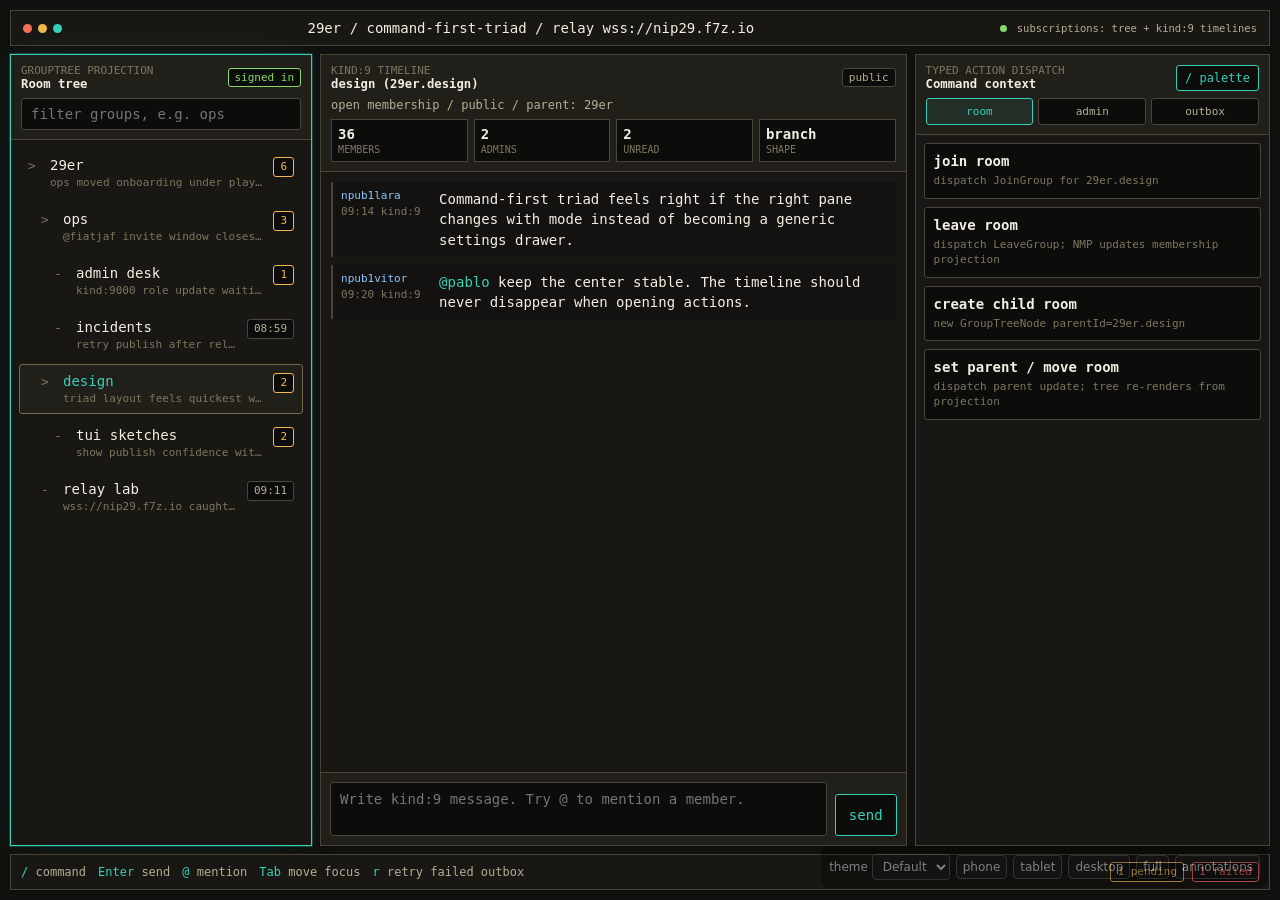
<file: .planning/sketches/001-command-first-triad/index.html>
<!doctype html>
<html lang="en">
<head>
  <meta charset="utf-8">
  <meta name="viewport" content="width=device-width, initial-scale=1">
  <title>29er TUI Sketch 001 - Command-first Triad</title>
  <link rel="stylesheet" href="../themes/default.css">
  <style>
    * {
      box-sizing: border-box;
    }

    html,
    body {
      height: 100%;
      margin: 0;
      background: var(--color-bg);
      color: var(--color-text);
      font-family: var(--font-mono);
      font-size: 14px;
      letter-spacing: 0;
      overflow: hidden;
    }

    button,
    input,
    textarea,
    select {
      font: inherit;
    }

    button {
      color: inherit;
      cursor: pointer;
    }

    #viewport-shell {
      min-height: 100vh;
      width: 100%;
      margin: 0 auto;
      transition: max-width 0.15s ease;
      background: var(--color-bg);
    }

    .terminal {
      height: 100vh;
      display: grid;
      grid-template-rows: 36px 1fr 36px;
      padding: 10px;
      gap: 8px;
    }

    .chrome,
    .hint-strip {
      border: 1px solid var(--color-border);
      background: var(--color-surface);
      color: var(--color-text-muted);
      display: flex;
      align-items: center;
      justify-content: space-between;
      min-width: 0;
      box-shadow: var(--shadow-sm);
    }

    .chrome {
      padding: 0 12px;
    }

    .term-dots {
      display: flex;
      gap: 6px;
      align-items: center;
      flex: 0 0 auto;
    }

    .term-dot {
      width: 9px;
      height: 9px;
      border-radius: 999px;
      background: var(--color-border-strong);
    }

    .term-dot:nth-child(1) {
      background: var(--color-accent-2);
    }

    .term-dot:nth-child(2) {
      background: var(--color-accent);
    }

    .term-dot:nth-child(3) {
      background: var(--color-primary);
    }

    .chrome-title {
      color: var(--color-text);
      white-space: nowrap;
      overflow: hidden;
      text-overflow: ellipsis;
      padding: 0 12px;
    }

    .relay-status {
      display: flex;
      gap: 10px;
      align-items: center;
      white-space: nowrap;
      font-size: var(--text-xs);
    }

    .pulse {
      width: 7px;
      height: 7px;
      border-radius: 50%;
      background: var(--color-success);
      box-shadow: 0 0 0 0 rgba(136, 217, 107, 0.55);
      animation: pulse 1.7s ease-out infinite;
    }

    @keyframes pulse {
      0% { box-shadow: 0 0 0 0 rgba(136, 217, 107, 0.45); }
      100% { box-shadow: 0 0 0 8px rgba(136, 217, 107, 0); }
    }

    .workbench {
      min-height: 0;
      display: grid;
      grid-template-columns: minmax(230px, 0.85fr) minmax(390px, 1.65fr) minmax(270px, 1fr);
      gap: 8px;
    }

    .panel {
      min-width: 0;
      min-height: 0;
      border: 1px solid var(--color-border);
      background: var(--color-surface);
      display: grid;
      grid-template-rows: auto 1fr;
      overflow: hidden;
      box-shadow: var(--shadow-sm);
      transition: border-color 0.15s ease, box-shadow 0.15s ease, transform 0.15s ease;
    }

    .panel:focus-within,
    .panel.focused {
      border-color: var(--color-primary);
      box-shadow: var(--shadow-glow);
    }

    .panel-head {
      padding: 9px 10px;
      border-bottom: 1px solid var(--color-border);
      background: var(--color-surface-2);
      display: grid;
      gap: 7px;
    }

    .eyebrow {
      color: var(--color-text-faint);
      font-size: 11px;
      text-transform: uppercase;
      white-space: nowrap;
      overflow: hidden;
      text-overflow: ellipsis;
    }

    .panel-title-row {
      display: flex;
      align-items: center;
      justify-content: space-between;
      gap: 10px;
      min-width: 0;
    }

    .panel-title {
      font-size: var(--text-sm);
      color: var(--color-text);
      font-weight: 700;
      min-width: 0;
      overflow: hidden;
      text-overflow: ellipsis;
      white-space: nowrap;
    }

    .panel-subtitle {
      color: var(--color-text-muted);
      font-size: 12px;
      min-width: 0;
      overflow: hidden;
      text-overflow: ellipsis;
      white-space: nowrap;
    }

    .input-line,
    .composer {
      width: 100%;
      border: 1px solid var(--color-border);
      background: var(--color-code-bg);
      color: var(--color-text);
      outline: none;
      padding: 7px 9px;
      border-radius: var(--radius-sm);
      transition: border-color 0.15s ease, background 0.15s ease, box-shadow 0.15s ease;
    }

    .input-line:focus,
    .composer:focus {
      border-color: var(--color-primary);
      box-shadow: inset 0 0 0 1px rgba(53, 208, 186, 0.2);
    }

    .pane-body {
      min-height: 0;
      overflow: auto;
      scrollbar-color: var(--color-border-strong) var(--color-code-bg);
      scrollbar-width: thin;
    }

    .room-list {
      padding: 8px;
      display: grid;
      gap: 4px;
    }

    .room-row {
      width: 100%;
      min-width: 0;
      display: grid;
      grid-template-columns: 14px 1fr auto;
      gap: 8px;
      align-items: start;
      text-align: left;
      padding: 8px;
      border: 1px solid transparent;
      background: transparent;
      border-radius: var(--radius-sm);
      transition: background 0.15s ease, border-color 0.15s ease, color 0.15s ease;
    }

    .room-row:hover,
    .room-row.active {
      background: var(--color-surface-2);
      border-color: var(--color-border-strong);
    }

    .room-row.active {
      color: var(--color-primary);
    }

    .tree-mark {
      color: var(--color-text-faint);
      font-size: 13px;
      padding-top: 1px;
    }

    .room-main {
      min-width: 0;
      display: grid;
      gap: 3px;
    }

    .room-name {
      white-space: nowrap;
      overflow: hidden;
      text-overflow: ellipsis;
      color: var(--color-text);
    }

    .room-row.active .room-name {
      color: var(--color-primary);
    }

    .room-preview {
      color: var(--color-text-faint);
      font-size: 11px;
      white-space: nowrap;
      overflow: hidden;
      text-overflow: ellipsis;
    }

    .badge,
    .state-pill {
      border: 1px solid var(--color-border);
      color: var(--color-text-muted);
      background: var(--color-code-bg);
      padding: 2px 6px;
      border-radius: var(--radius-sm);
      font-size: 11px;
      line-height: 1.25;
      white-space: nowrap;
      transition: border-color 0.15s ease, color 0.15s ease;
    }

    .badge.hot {
      border-color: var(--color-accent);
      color: var(--color-accent);
    }

    .badge.ok {
      border-color: var(--color-success);
      color: var(--color-success);
    }

    .room-meta-grid {
      display: grid;
      grid-template-columns: repeat(4, minmax(0, 1fr));
      gap: 6px;
    }

    .metric {
      min-width: 0;
      border: 1px solid var(--color-border);
      background: var(--color-code-bg);
      padding: 6px;
      display: grid;
      gap: 2px;
    }

    .metric-value {
      color: var(--color-text);
      font-weight: 700;
      overflow: hidden;
      text-overflow: ellipsis;
      white-space: nowrap;
    }

    .metric-label {
      color: var(--color-text-faint);
      font-size: 10px;
      text-transform: uppercase;
      overflow: hidden;
      text-overflow: ellipsis;
      white-space: nowrap;
    }

    .timeline-shell {
      display: grid;
      grid-template-rows: 1fr auto;
      min-height: 0;
    }

    .timeline {
      padding: 10px;
      display: grid;
      align-content: start;
      gap: 8px;
      min-height: 0;
      overflow: auto;
      scrollbar-color: var(--color-border-strong) var(--color-code-bg);
      scrollbar-width: thin;
    }

    .message-row {
      display: grid;
      grid-template-columns: 88px 1fr;
      gap: 10px;
      padding: 7px 8px;
      border-left: 2px solid var(--color-border);
      background: rgba(12, 12, 11, 0.38);
      transition: background 0.15s ease, border-color 0.15s ease;
    }

    .message-row.pending {
      border-color: var(--color-accent);
      animation: pending-glow 1.2s ease-in-out infinite alternate;
    }

    .message-row.confirmed {
      border-color: var(--color-success);
    }

    @keyframes pending-glow {
      from { background: rgba(242, 185, 75, 0.06); }
      to { background: rgba(242, 185, 75, 0.14); }
    }

    .msg-meta {
      min-width: 0;
      color: var(--color-text-faint);
      font-size: 11px;
      display: grid;
      align-content: start;
      gap: 3px;
    }

    .msg-author {
      color: var(--color-link);
      white-space: nowrap;
      overflow: hidden;
      text-overflow: ellipsis;
    }

    .msg-body {
      min-width: 0;
      color: var(--color-text);
      line-height: 1.45;
      overflow-wrap: anywhere;
    }

    .mention {
      color: var(--color-primary);
    }

    .composer-area {
      position: relative;
      display: grid;
      grid-template-columns: 1fr auto;
      gap: 8px;
      align-items: end;
      border-top: 1px solid var(--color-border);
      background: var(--color-surface-2);
      padding: 9px;
    }

    .composer {
      resize: none;
      min-height: 42px;
      max-height: 86px;
      line-height: 1.35;
    }

    .send-button,
    .small-button,
    .tab-button,
    .command-row,
    .toolbar-button {
      border: 1px solid var(--color-border);
      background: var(--color-code-bg);
      color: var(--color-text-muted);
      border-radius: var(--radius-sm);
      transition: background 0.15s ease, border-color 0.15s ease, color 0.15s ease, transform 0.15s ease;
    }

    .send-button:hover,
    .small-button:hover,
    .tab-button:hover,
    .command-row:hover,
    .toolbar-button:hover {
      background: var(--color-surface-2);
      border-color: var(--color-primary);
      color: var(--color-text);
    }

    .send-button:active,
    .small-button:active,
    .tab-button:active,
    .command-row:active,
    .toolbar-button:active {
      transform: translateY(1px);
    }

    .send-button {
      min-height: 42px;
      padding: 0 13px;
      color: var(--color-primary);
      border-color: var(--color-primary);
    }

    .small-button {
      padding: 5px 8px;
      font-size: 12px;
      white-space: nowrap;
    }

    .small-button.danger {
      border-color: var(--color-danger);
      color: var(--color-danger);
    }

    .small-button.primary {
      border-color: var(--color-primary);
      color: var(--color-primary);
    }

    .mention-pop {
      position: absolute;
      left: 10px;
      bottom: 60px;
      min-width: 230px;
      border: 1px solid var(--color-primary);
      background: var(--color-code-bg);
      box-shadow: var(--shadow-md);
      display: none;
      z-index: 20;
    }

    .mention-pop.open {
      display: block;
    }

    .mention-item {
      width: 100%;
      display: flex;
      justify-content: space-between;
      gap: 12px;
      padding: 8px 10px;
      border: 0;
      border-bottom: 1px solid var(--color-border);
      background: transparent;
      text-align: left;
      color: var(--color-text);
    }

    .mention-item:last-child {
      border-bottom: 0;
    }

    .right-grid {
      display: grid;
      grid-template-rows: auto 1fr;
      min-height: 0;
    }

    .mode-tabs {
      display: grid;
      grid-template-columns: repeat(3, 1fr);
      gap: 5px;
    }

    .tab-button {
      padding: 6px 4px;
      font-size: 11px;
      overflow: hidden;
      text-overflow: ellipsis;
      white-space: nowrap;
    }

    .tab-button.active {
      color: var(--color-primary);
      border-color: var(--color-primary);
      background: rgba(53, 208, 186, 0.08);
    }

    .command-body {
      min-height: 0;
      overflow: auto;
      padding: 8px;
      display: grid;
      align-content: start;
      gap: 8px;
    }

    .command-row {
      width: 100%;
      text-align: left;
      padding: 9px;
      display: grid;
      gap: 5px;
    }

    .command-name {
      color: var(--color-text);
      font-weight: 700;
      white-space: nowrap;
      overflow: hidden;
      text-overflow: ellipsis;
    }

    .command-desc {
      color: var(--color-text-faint);
      font-size: 11px;
      line-height: 1.35;
    }

    .outbox-item,
    .member-row {
      border: 1px solid var(--color-border);
      background: rgba(12, 12, 11, 0.42);
      padding: 8px;
      display: grid;
      gap: 7px;
    }

    .outbox-top,
    .member-row {
      display: grid;
      grid-template-columns: 1fr auto;
      align-items: center;
      min-width: 0;
    }

    .outbox-title,
    .member-name {
      min-width: 0;
      overflow: hidden;
      text-overflow: ellipsis;
      white-space: nowrap;
      color: var(--color-text);
    }

    .outbox-detail {
      color: var(--color-text-faint);
      font-size: 11px;
      line-height: 1.35;
      overflow-wrap: anywhere;
    }

    .status-pending {
      color: var(--color-accent);
      border-color: var(--color-accent);
    }

    .status-failed {
      color: var(--color-danger);
      border-color: var(--color-danger);
    }

    .status-published {
      color: var(--color-success);
      border-color: var(--color-success);
    }

    .hint-strip {
      padding: 0 10px;
      gap: 8px;
      overflow: hidden;
      font-size: 12px;
    }

    .hints {
      display: flex;
      gap: 12px;
      min-width: 0;
      overflow: hidden;
      white-space: nowrap;
    }

    .key {
      color: var(--color-primary);
    }

    .outbox-mini {
      display: flex;
      gap: 8px;
      align-items: center;
      white-space: nowrap;
    }

    .palette {
      position: fixed;
      inset: 0;
      background: rgba(16, 16, 14, 0.72);
      z-index: 1000;
      display: none;
      place-items: start center;
      padding-top: 64px;
    }

    .palette.open {
      display: grid;
    }

    .palette-box {
      width: min(760px, calc(100vw - 28px));
      border: 1px solid var(--color-primary);
      background: var(--color-surface);
      box-shadow: var(--shadow-glow), var(--shadow-md);
      display: grid;
      gap: 0;
      transform: translateY(-8px);
      animation: palette-in 0.15s ease forwards;
    }

    @keyframes palette-in {
      to { transform: translateY(0); }
    }

    .palette-head {
      padding: 10px;
      border-bottom: 1px solid var(--color-border);
      display: grid;
      gap: 8px;
    }

    .palette-search {
      width: 100%;
      border: 0;
      outline: none;
      background: var(--color-code-bg);
      color: var(--color-text);
      padding: 10px;
    }

    .palette-results {
      max-height: 46vh;
      overflow: auto;
      padding: 8px;
      display: grid;
      gap: 6px;
    }

    .toast-stack {
      position: fixed;
      top: 52px;
      right: 12px;
      z-index: 1200;
      display: grid;
      gap: 8px;
      pointer-events: none;
    }

    .toast {
      min-width: 260px;
      max-width: min(420px, calc(100vw - 24px));
      border: 1px solid var(--color-primary);
      background: var(--color-code-bg);
      color: var(--color-text);
      padding: 9px 11px;
      box-shadow: var(--shadow-md);
      animation: toast-in 0.15s ease;
    }

    @keyframes toast-in {
      from { opacity: 0; transform: translateY(-6px); }
      to { opacity: 1; transform: translateY(0); }
    }

    .annotations .panel::after {
      content: "Layout::Panel border=" attr(data-border) " bg=" attr(data-bg);
      position: absolute;
    }

    .annotation-tip {
      position: fixed;
      display: none;
      z-index: 1500;
      pointer-events: none;
      background: #050505;
      color: white;
      border: 1px solid #777;
      padding: 5px 7px;
      font-family: system-ui, sans-serif;
      font-size: 11px;
      max-width: 280px;
    }

    #sketch-tools {
      position: fixed;
      right: 12px;
      bottom: 12px;
      z-index: 1300;
      display: flex;
      gap: 6px;
      align-items: center;
      padding: 8px;
      border-radius: 8px;
      background: rgba(0, 0, 0, 0.72);
      color: white;
      font-family: system-ui, sans-serif;
      font-size: 12px;
      opacity: 0.45;
      transition: opacity 0.15s ease;
    }

    #sketch-tools:hover {
      opacity: 1;
    }

    #sketch-tools select,
    #sketch-tools button {
      background: #111;
      color: white;
      border: 1px solid #555;
      border-radius: 4px;
      padding: 4px 6px;
      font: inherit;
    }

    @media (max-width: 980px) {
      body {
        overflow: auto;
      }

      .terminal {
        min-height: 100vh;
        height: auto;
        grid-template-rows: auto auto auto;
      }

      .workbench {
        grid-template-columns: 1fr;
        grid-auto-rows: minmax(300px, auto);
      }

      .panel.timeline-panel {
        min-height: 520px;
      }

      .room-meta-grid {
        grid-template-columns: repeat(2, minmax(0, 1fr));
      }
    }

    @media (max-width: 620px) {
      .terminal {
        padding: 6px;
        gap: 6px;
      }

      .chrome,
      .hint-strip {
        align-items: flex-start;
        gap: 6px;
        padding: 8px;
        flex-direction: column;
      }

      .message-row {
        grid-template-columns: 1fr;
      }

      .composer-area {
        grid-template-columns: 1fr;
      }

      .send-button {
        min-height: 36px;
      }

      #sketch-tools {
        left: 8px;
        right: 8px;
        flex-wrap: wrap;
      }
    }
  </style>
</head>
<body>
  <div id="viewport-shell">
    <main class="terminal" aria-label="29er command-first triad TUI sketch">
      <header class="chrome">
        <div class="term-dots" aria-hidden="true">
          <span class="term-dot"></span>
          <span class="term-dot"></span>
          <span class="term-dot"></span>
        </div>
        <div class="chrome-title">29er / command-first-triad / relay wss://nip29.f7z.io</div>
        <div class="relay-status"><span class="pulse"></span><span>subscriptions: tree + kind:9 timelines</span></div>
      </header>

      <section class="workbench">
        <aside class="panel focused" id="tree-panel">
          <div class="panel-head">
            <div class="panel-title-row">
              <div>
                <div class="eyebrow">GroupTree projection</div>
                <div class="panel-title">Room tree</div>
              </div>
              <span class="badge ok">signed in</span>
            </div>
            <input id="room-filter" class="input-line" type="search" placeholder="filter groups, e.g. ops" autocomplete="off">
          </div>
          <div class="pane-body">
            <div id="room-list" class="room-list"></div>
          </div>
        </aside>

        <section class="panel timeline-panel" id="timeline-panel">
          <div class="panel-head">
            <div class="panel-title-row">
              <div>
                <div class="eyebrow">kind:9 timeline</div>
                <div id="room-title" class="panel-title">Loading room</div>
              </div>
              <div id="room-visibility" class="badge">public</div>
            </div>
            <div id="room-subtitle" class="panel-subtitle"></div>
            <div class="room-meta-grid">
              <div class="metric"><div id="member-count" class="metric-value">0</div><div class="metric-label">members</div></div>
              <div class="metric"><div id="admin-count" class="metric-value">0</div><div class="metric-label">admins</div></div>
              <div class="metric"><div id="unread-count" class="metric-value">0</div><div class="metric-label">unread</div></div>
              <div class="metric"><div id="room-shape" class="metric-value">leaf</div><div class="metric-label">shape</div></div>
            </div>
          </div>
          <div class="timeline-shell">
            <div id="timeline" class="timeline" aria-live="polite"></div>
            <form id="composer-form" class="composer-area">
              <div id="mention-pop" class="mention-pop" aria-label="mention suggestions"></div>
              <textarea id="composer" class="composer" rows="2" placeholder="Write kind:9 message. Try @ to mention a member."></textarea>
              <button class="send-button" type="submit">send</button>
            </form>
          </div>
        </section>

        <aside class="panel" id="command-panel">
          <div class="panel-head">
            <div class="panel-title-row">
              <div>
                <div class="eyebrow">typed action dispatch</div>
                <div class="panel-title">Command context</div>
              </div>
              <button id="open-palette" class="small-button primary" type="button">/ palette</button>
            </div>
            <div class="mode-tabs" role="tablist" aria-label="command modes">
              <button class="tab-button active" data-tab="room" type="button">room</button>
              <button class="tab-button" data-tab="admin" type="button">admin</button>
              <button class="tab-button" data-tab="outbox" type="button">outbox</button>
            </div>
          </div>
          <div class="right-grid">
            <div id="command-body" class="command-body"></div>
          </div>
        </aside>
      </section>

      <footer class="hint-strip">
        <div class="hints">
          <span><span class="key">/</span> command</span>
          <span><span class="key">Enter</span> send</span>
          <span><span class="key">@</span> mention</span>
          <span><span class="key">Tab</span> move focus</span>
          <span><span class="key">r</span> retry failed outbox</span>
        </div>
        <div id="outbox-mini" class="outbox-mini"></div>
      </footer>
    </main>
  </div>

  <div id="palette" class="palette" role="dialog" aria-modal="true" aria-label="command palette">
    <div class="palette-box">
      <div class="palette-head">
        <div class="panel-title-row">
          <div>
            <div class="eyebrow">command palette</div>
            <div class="panel-title">Dispatch typed action</div>
          </div>
          <button id="close-palette" class="small-button" type="button">esc</button>
        </div>
        <input id="palette-search" class="palette-search" type="search" placeholder="join, invite, role, child, parent, retry">
        <div class="mode-tabs" aria-label="palette modes">
          <button class="tab-button active" data-palette-tab="room" type="button">room</button>
          <button class="tab-button" data-palette-tab="admin" type="button">admin</button>
          <button class="tab-button" data-palette-tab="outbox" type="button">outbox</button>
        </div>
      </div>
      <div id="palette-results" class="palette-results"></div>
    </div>
  </div>

  <div class="toast-stack" id="toast-stack" aria-live="polite"></div>
  <div id="annotation-tip" class="annotation-tip"></div>

  <div id="sketch-tools">
    <label>theme
      <select id="theme-switcher">
        <option value="default">Default</option>
      </select>
    </label>
    <button type="button" data-width="375px">phone</button>
    <button type="button" data-width="768px">tablet</button>
    <button type="button" data-width="1280px">desktop</button>
    <button type="button" data-width="100%">full</button>
    <button id="annotation-toggle" type="button">annotations</button>
  </div>

  <script>
    const rooms = [
      {
        groupId: "29er",
        displayName: "29er",
        name: "29er",
        parentId: null,
        childIds: ["29er.ops", "29er.design", "29er.relays"],
        memberCount: 142,
        adminCount: 6,
        isPublic: true,
        isOpen: true,
        isBranch: true,
        lastMessagePreview: "ops moved onboarding under playbooks",
        lastMessageCreatedAt: "09:21",
        unreadCount: 6
      },
      {
        groupId: "29er.ops",
        displayName: "ops",
        name: "ops",
        parentId: "29er",
        childIds: ["29er.ops.admin", "29er.ops.incidents"],
        memberCount: 41,
        adminCount: 4,
        isPublic: false,
        isOpen: false,
        isBranch: true,
        lastMessagePreview: "@fiatjaf invite window closes after relay ack",
        lastMessageCreatedAt: "09:18",
        unreadCount: 3
      },
      {
        groupId: "29er.ops.admin",
        displayName: "admin desk",
        name: "admin-desk",
        parentId: "29er.ops",
        childIds: [],
        memberCount: 12,
        adminCount: 4,
        isPublic: false,
        isOpen: false,
        isBranch: false,
        lastMessagePreview: "kind:9000 role update waiting in outbox",
        lastMessageCreatedAt: "09:12",
        unreadCount: 1
      },
      {
        groupId: "29er.ops.incidents",
        displayName: "incidents",
        name: "incidents",
        parentId: "29er.ops",
        childIds: [],
        memberCount: 29,
        adminCount: 3,
        isPublic: false,
        isOpen: true,
        isBranch: false,
        lastMessagePreview: "retry publish after relay came back",
        lastMessageCreatedAt: "08:59",
        unreadCount: 0
      },
      {
        groupId: "29er.design",
        displayName: "design",
        name: "design",
        parentId: "29er",
        childIds: ["29er.design.tui"],
        memberCount: 36,
        adminCount: 2,
        isPublic: true,
        isOpen: true,
        isBranch: true,
        lastMessagePreview: "triad layout feels quickest when commands stay visible",
        lastMessageCreatedAt: "09:20",
        unreadCount: 2
      },
      {
        groupId: "29er.design.tui",
        displayName: "tui sketches",
        name: "tui-sketches",
        parentId: "29er.design",
        childIds: [],
        memberCount: 18,
        adminCount: 2,
        isPublic: true,
        isOpen: true,
        isBranch: false,
        lastMessagePreview: "show publish confidence without turning it into diagnostics",
        lastMessageCreatedAt: "09:17",
        unreadCount: 2
      },
      {
        groupId: "29er.relays",
        displayName: "relay lab",
        name: "relay-lab",
        parentId: "29er",
        childIds: [],
        memberCount: 27,
        adminCount: 2,
        isPublic: true,
        isOpen: true,
        isBranch: false,
        lastMessagePreview: "wss://nip29.f7z.io caught up to head",
        lastMessageCreatedAt: "09:11",
        unreadCount: 0
      }
    ];

    const membersByRoom = {
      "29er": [
        { pubkey: "npub1pablo", displayName: "Pablo", admin: true, role: "owner" },
        { pubkey: "npub1vitor", displayName: "Vitor", admin: true, role: "admin" },
        { pubkey: "npub1hzrd", displayName: "hazard", admin: false, role: "member" }
      ],
      "29er.ops": [
        { pubkey: "npub1pablo", displayName: "Pablo", admin: true, role: "owner" },
        { pubkey: "npub1fiat", displayName: "fiatjaf", admin: true, role: "admin" },
        { pubkey: "npub1ops7", displayName: "ops-runner", admin: false, role: "member" }
      ],
      "29er.ops.admin": [
        { pubkey: "npub1pablo", displayName: "Pablo", admin: true, role: "owner" },
        { pubkey: "npub1fiat", displayName: "fiatjaf", admin: true, role: "admin" },
        { pubkey: "npub1lina", displayName: "lina", admin: false, role: "moderator" }
      ],
      "29er.ops.incidents": [
        { pubkey: "npub1pablo", displayName: "Pablo", admin: true, role: "admin" },
        { pubkey: "npub1ops7", displayName: "ops-runner", admin: false, role: "member" },
        { pubkey: "npub1mira", displayName: "mira", admin: false, role: "member" }
      ],
      "29er.design": [
        { pubkey: "npub1pablo", displayName: "Pablo", admin: true, role: "admin" },
        { pubkey: "npub1vitor", displayName: "Vitor", admin: true, role: "admin" },
        { pubkey: "npub1lara", displayName: "lara", admin: false, role: "member" }
      ],
      "29er.design.tui": [
        { pubkey: "npub1pablo", displayName: "Pablo", admin: true, role: "admin" },
        { pubkey: "npub1lara", displayName: "lara", admin: false, role: "member" },
        { pubkey: "npub1micah", displayName: "micah", admin: false, role: "member" }
      ],
      "29er.relays": [
        { pubkey: "npub1pablo", displayName: "Pablo", admin: true, role: "admin" },
        { pubkey: "npub1relay", displayName: "relay-watcher", admin: false, role: "member" },
        { pubkey: "npub1mira", displayName: "mira", admin: false, role: "member" }
      ]
    };

    const messagesByRoom = {
      "29er": [
        { id: "e-29-root-1", pubkey: "npub1vitor", content: "Root tree projection is clean. Branches and leaves both open kind:9 timelines now.", createdAt: "09:04", kind: 9 },
        { id: "e-29-root-2", pubkey: "npub1pablo", content: "@hazard membership derivation stays Rust-owned; TUI just renders GroupTreeNode and dispatches typed actions.", createdAt: "09:08", kind: 9 },
        { id: "e-29-root-3", pubkey: "npub1hzrd", content: "That makes the tree fast. I can jump into any branch without local room truth.", createdAt: "09:21", kind: 9 }
      ],
      "29er.ops": [
        { id: "e-ops-1", pubkey: "npub1fiat", content: "@pablo create-invite should show the relay ack before we copy it out.", createdAt: "09:03", kind: 9 },
        { id: "e-ops-2", pubkey: "npub1pablo", content: "Agree. Pending outbox stays visible in the command pane until publish confirms.", createdAt: "09:18", kind: 9 },
        { id: "e-ops-3", pubkey: "npub1ops7", content: "Also need a quick set-parent action for moving onboarding under playbooks.", createdAt: "09:19", kind: 9 }
      ],
      "29er.ops.admin": [
        { id: "e-admin-1", pubkey: "npub1lina", content: "Can I promote @ops-runner to moderator for incidents only?", createdAt: "09:09", kind: 9 },
        { id: "e-admin-2", pubkey: "npub1pablo", content: "Use put-user/add-role in this room context. Rust derives the admin status after relay echo.", createdAt: "09:12", kind: 9 }
      ],
      "29er.ops.incidents": [
        { id: "e-inc-1", pubkey: "npub1mira", content: "Relay recovered. Failed publish is retryable now.", createdAt: "08:59", kind: 9 },
        { id: "e-inc-2", pubkey: "npub1ops7", content: "The UI should show canRetry without hiding the actual status.", createdAt: "09:01", kind: 9 }
      ],
      "29er.design": [
        { id: "e-design-1", pubkey: "npub1lara", content: "Command-first triad feels right if the right pane changes with mode instead of becoming a generic settings drawer.", createdAt: "09:14", kind: 9 },
        { id: "e-design-2", pubkey: "npub1vitor", content: "@pablo keep the center stable. The timeline should never disappear when opening actions.", createdAt: "09:20", kind: 9 }
      ],
      "29er.design.tui": [
        { id: "e-tui-1", pubkey: "npub1micah", content: "Ratatui mapping: Layout split, List tree, Paragraph timeline rows, Tabs for command mode, Table for outbox.", createdAt: "09:02", kind: 9 },
        { id: "e-tui-2", pubkey: "npub1lara", content: "Could use ratatui-textarea for composer and a tiny throbber when publish is pending.", createdAt: "09:17", kind: 9 }
      ],
      "29er.relays": [
        { id: "e-relay-1", pubkey: "npub1relay", content: "wss://nip29.f7z.io caught up to head. Subscriptions are green.", createdAt: "09:11", kind: 9 },
        { id: "e-relay-2", pubkey: "npub1mira", content: "Sparkline would be useful here, but normal chat should only see confidence, not a network console.", createdAt: "09:13", kind: 9 }
      ]
    };

    let outbox = [
      {
        handle: "pub_9f17",
        eventId: "draft-kind9-admin-desk",
        kind: 9,
        content: "Please add @ops-runner to incidents before tonight.",
        status: "pending",
        canRetry: false,
        relays: ["wss://nip29.f7z.io"],
        groupId: "29er.ops.admin"
      },
      {
        handle: "pub_81c2",
        eventId: "role-update-lina",
        kind: 9000,
        content: "put-user/add-role lina moderator",
        status: "failed",
        canRetry: true,
        relays: ["wss://nip29.f7z.io"],
        groupId: "29er.ops.incidents"
      }
    ];

    const state = {
      activeRoomId: "29er.design",
      activeTab: "room",
      paletteTab: "room",
      paletteOpen: false
    };

    const roomList = document.getElementById("room-list");
    const roomFilter = document.getElementById("room-filter");
    const timeline = document.getElementById("timeline");
    const commandBody = document.getElementById("command-body");
    const composer = document.getElementById("composer");
    const mentionPop = document.getElementById("mention-pop");
    const palette = document.getElementById("palette");
    const paletteSearch = document.getElementById("palette-search");
    const paletteResults = document.getElementById("palette-results");

    function activeRoom() {
      return rooms.find((room) => room.groupId === state.activeRoomId) || rooms[0];
    }

    function depthFor(room) {
      let depth = 0;
      let current = room;
      while (current.parentId) {
        depth += 1;
        current = rooms.find((candidate) => candidate.groupId === current.parentId) || {};
      }
      return depth;
    }

    function escapeHtml(value) {
      return value
        .replaceAll("&", "&amp;")
        .replaceAll("<", "&lt;")
        .replaceAll(">", "&gt;")
        .replaceAll('"', "&quot;");
    }

    function linkMentions(content) {
      return escapeHtml(content).replace(/(@[a-zA-Z0-9_-]+)/g, '<span class="mention">$1</span>');
    }

    function renderRooms() {
      const filter = roomFilter.value.trim().toLowerCase();
      const visible = rooms.filter((room) => {
        const haystack = `${room.groupId} ${room.displayName} ${room.lastMessagePreview}`.toLowerCase();
        return haystack.includes(filter);
      });

      roomList.innerHTML = "";
      visible.forEach((room) => {
        const button = document.createElement("button");
        button.className = `room-row ${room.groupId === state.activeRoomId ? "active" : ""}`;
        button.type = "button";
        button.style.paddingLeft = `${8 + depthFor(room) * 13}px`;
        button.innerHTML = `
          <span class="tree-mark">${room.isBranch ? ">" : "-"}</span>
          <span class="room-main">
            <span class="room-name">${escapeHtml(room.displayName)}</span>
            <span class="room-preview">${escapeHtml(room.lastMessagePreview)}</span>
          </span>
          <span class="badge ${room.unreadCount ? "hot" : ""}">${room.unreadCount || room.lastMessageCreatedAt}</span>
        `;
        button.addEventListener("click", () => {
          state.activeRoomId = room.groupId;
          room.unreadCount = 0;
          renderAll();
          toast(`opened ${room.displayName}: center timeline preserved`);
        });
        roomList.appendChild(button);
      });

      if (!visible.length) {
        roomList.innerHTML = '<div class="panel-subtitle" style="padding:10px;">No rooms match this filter.</div>';
      }
    }

    function renderRoomHeader() {
      const room = activeRoom();
      document.getElementById("room-title").textContent = `${room.displayName} (${room.groupId})`;
      document.getElementById("room-subtitle").textContent = `${room.isOpen ? "open" : "closed"} membership / ${room.isPublic ? "public" : "private"} / parent: ${room.parentId || "root"}`;
      document.getElementById("room-visibility").textContent = room.isPublic ? "public" : "private";
      document.getElementById("member-count").textContent = room.memberCount;
      document.getElementById("admin-count").textContent = room.adminCount;
      document.getElementById("unread-count").textContent = room.unreadCount;
      document.getElementById("room-shape").textContent = room.isBranch ? "branch" : "leaf";
    }

    function renderTimeline() {
      const messages = messagesByRoom[state.activeRoomId] || [];
      timeline.innerHTML = "";
      messages.forEach((message) => {
        const row = document.createElement("article");
        row.className = `message-row ${message.status || ""}`;
        row.innerHTML = `
          <div class="msg-meta">
            <span class="msg-author">${escapeHtml(message.pubkey)}</span>
            <span>${escapeHtml(message.createdAt)} kind:${message.kind}</span>
            ${message.status ? `<span class="state-pill status-${message.status}">${message.status}</span>` : ""}
          </div>
          <div class="msg-body">${linkMentions(message.content)}</div>
        `;
        timeline.appendChild(row);
      });
      timeline.scrollTop = timeline.scrollHeight;
    }

    function commandsFor(tab) {
      const room = activeRoom();
      const roomCommands = [
        { name: "join room", desc: `dispatch JoinGroup for ${room.groupId}` },
        { name: "leave room", desc: `dispatch LeaveGroup; NMP updates membership projection` },
        { name: "create child room", desc: `new GroupTreeNode parentId=${room.groupId}` },
        { name: "set parent / move room", desc: "dispatch parent update; tree re-renders from projection" }
      ];
      const adminCommands = [
        { name: "create invite", desc: `invite scoped to ${room.displayName}; relay ack shown in outbox` },
        { name: "put user / add role", desc: "assign member/admin/moderator role through Rust action" },
        { name: "remove role", desc: "dispatch role removal; no local membership mutation" },
        { name: "copy group coordinates", desc: `groupId=${room.groupId}` }
      ];
      const outboxCommands = outbox.map((item) => ({
        name: `${item.status}: ${item.handle}`,
        desc: `kind:${item.kind} ${item.canRetry ? "canRetry" : "no retry"} / ${item.relays.join(", ")}`,
        outbox: item
      }));
      return tab === "admin" ? adminCommands : tab === "outbox" ? outboxCommands : roomCommands;
    }

    function renderCommandBody() {
      commandBody.innerHTML = "";
      if (state.activeTab === "admin") {
        renderMembers();
      }

      commandsFor(state.activeTab).forEach((command) => {
        const button = document.createElement("button");
        button.type = "button";
        button.className = "command-row";
        button.innerHTML = `
          <span class="command-name">${escapeHtml(command.name)}</span>
          <span class="command-desc">${escapeHtml(command.desc)}</span>
        `;
        button.addEventListener("click", () => {
          if (command.outbox && command.outbox.canRetry) {
            retryOutbox(command.outbox.handle);
          } else {
            toast(`queued command: ${command.name}`);
          }
        });
        commandBody.appendChild(button);
      });

      if (state.activeTab === "outbox") {
        outbox.forEach((item) => {
          const block = document.createElement("div");
          block.className = "outbox-item";
          block.innerHTML = `
            <div class="outbox-top">
              <div class="outbox-title">${escapeHtml(item.handle)} / kind:${item.kind}</div>
              <span class="state-pill status-${item.status}">${item.status}</span>
            </div>
            <div class="outbox-detail">${escapeHtml(item.content)}</div>
            <div class="outbox-detail">${escapeHtml(item.relays.join(", "))} / ${item.eventId}</div>
            ${item.canRetry ? '<button class="small-button primary" type="button">retry publish</button>' : ""}
          `;
          const retry = block.querySelector("button");
          if (retry) retry.addEventListener("click", () => retryOutbox(item.handle));
          commandBody.appendChild(block);
        });
      }
    }

    function renderMembers() {
      const members = membersByRoom[state.activeRoomId] || [];
      members.forEach((member) => {
        const row = document.createElement("div");
        row.className = "member-row";
        row.innerHTML = `
          <span class="member-name">${escapeHtml(member.displayName)} <span class="panel-subtitle">${escapeHtml(member.pubkey)}</span></span>
          <span class="state-pill ${member.admin ? "status-published" : ""}">${escapeHtml(member.role)}</span>
        `;
        commandBody.appendChild(row);
      });
    }

    function renderOutboxMini() {
      const pending = outbox.filter((item) => item.status === "pending").length;
      const failed = outbox.filter((item) => item.status === "failed").length;
      document.getElementById("outbox-mini").innerHTML = `
        <span class="state-pill status-pending">${pending} pending</span>
        <span class="state-pill status-failed">${failed} failed</span>
      `;
    }

    function renderPaletteResults() {
      const query = paletteSearch.value.trim().toLowerCase();
      const commands = commandsFor(state.paletteTab).filter((command) => {
        return `${command.name} ${command.desc}`.toLowerCase().includes(query);
      });
      paletteResults.innerHTML = "";
      commands.forEach((command) => {
        const button = document.createElement("button");
        button.type = "button";
        button.className = "command-row";
        button.innerHTML = `
          <span class="command-name">/${escapeHtml(command.name)}</span>
          <span class="command-desc">${escapeHtml(command.desc)}</span>
        `;
        button.addEventListener("click", () => {
          closePalette();
          if (command.outbox && command.outbox.canRetry) {
            retryOutbox(command.outbox.handle);
          } else {
            toast(`dispatched: ${command.name}`);
          }
        });
        paletteResults.appendChild(button);
      });
    }

    function renderAll() {
      renderRooms();
      renderRoomHeader();
      renderTimeline();
      renderCommandBody();
      renderOutboxMini();
      renderPaletteResults();
    }

    function retryOutbox(handle) {
      const item = outbox.find((candidate) => candidate.handle === handle);
      if (!item) return;
      item.status = "pending";
      item.canRetry = false;
      renderAll();
      toast(`retrying ${handle} through ${item.relays[0]}`);
      setTimeout(() => {
        item.status = "published";
        renderAll();
        toast(`${handle} published`);
      }, 1100);
    }

    function toast(message) {
      const stack = document.getElementById("toast-stack");
      const node = document.createElement("div");
      node.className = "toast";
      node.textContent = message;
      stack.appendChild(node);
      setTimeout(() => {
        node.style.opacity = "0";
        node.style.transform = "translateY(-6px)";
        setTimeout(() => node.remove(), 180);
      }, 2200);
    }

    function openPalette() {
      state.paletteOpen = true;
      palette.classList.add("open");
      paletteSearch.value = "";
      renderPaletteResults();
      setTimeout(() => paletteSearch.focus(), 10);
    }

    function closePalette() {
      state.paletteOpen = false;
      palette.classList.remove("open");
      document.getElementById("open-palette").focus();
    }

    document.getElementById("composer-form").addEventListener("submit", (event) => {
      event.preventDefault();
      const text = composer.value.trim();
      if (!text) {
        toast("message is empty");
        return;
      }
      const roomId = state.activeRoomId;
      const handle = `pub_${Math.random().toString(16).slice(2, 6)}`;
      const createdAt = new Date().toLocaleTimeString([], { hour: "2-digit", minute: "2-digit" });
      const message = {
        id: `local-${handle}`,
        pubkey: "npub1pablo",
        content: text,
        createdAt,
        kind: 9,
        status: "pending"
      };
      messagesByRoom[roomId].push(message);
      outbox.unshift({
        handle,
        eventId: `kind9-${handle}`,
        kind: 9,
        content: text,
        status: "pending",
        canRetry: false,
        relays: ["wss://nip29.f7z.io"],
        groupId: roomId
      });
      composer.value = "";
      mentionPop.classList.remove("open");
      renderAll();
      toast(`publishing kind:9 to ${activeRoom().displayName}`);
      setTimeout(() => {
        message.status = "confirmed";
        const item = outbox.find((candidate) => candidate.handle === handle);
        if (item) item.status = "published";
        renderAll();
        toast("relay ack received; message confirmed");
      }, 1300);
    });

    composer.addEventListener("input", () => {
      const value = composer.value;
      const atIndex = value.lastIndexOf("@");
      const term = atIndex >= 0 ? value.slice(atIndex + 1).toLowerCase() : "";
      if (atIndex < 0 || /\s/.test(term)) {
        mentionPop.classList.remove("open");
        return;
      }
      const members = (membersByRoom[state.activeRoomId] || []).filter((member) => {
        return member.displayName.toLowerCase().includes(term) || member.pubkey.toLowerCase().includes(term);
      });
      mentionPop.innerHTML = "";
      members.forEach((member) => {
        const button = document.createElement("button");
        button.type = "button";
        button.className = "mention-item";
        button.innerHTML = `<span>@${escapeHtml(member.displayName)}</span><span class="panel-subtitle">${escapeHtml(member.role)}</span>`;
        button.addEventListener("click", () => {
          composer.value = `${value.slice(0, atIndex)}@${member.displayName} `;
          mentionPop.classList.remove("open");
          composer.focus();
        });
        mentionPop.appendChild(button);
      });
      mentionPop.classList.toggle("open", members.length > 0);
    });

    composer.addEventListener("keydown", (event) => {
      if (event.key === "Enter" && !event.shiftKey) {
        event.preventDefault();
        document.getElementById("composer-form").requestSubmit();
      }
    });

    roomFilter.addEventListener("input", renderRooms);
    document.getElementById("open-palette").addEventListener("click", openPalette);
    document.getElementById("close-palette").addEventListener("click", closePalette);
    paletteSearch.addEventListener("input", renderPaletteResults);
    palette.addEventListener("click", (event) => {
      if (event.target === palette) closePalette();
    });

    document.querySelectorAll("[data-tab]").forEach((button) => {
      button.addEventListener("click", () => {
        state.activeTab = button.dataset.tab;
        document.querySelectorAll("[data-tab]").forEach((tab) => tab.classList.toggle("active", tab === button));
        renderCommandBody();
      });
    });

    document.querySelectorAll("[data-palette-tab]").forEach((button) => {
      button.addEventListener("click", () => {
        state.paletteTab = button.dataset.paletteTab;
        document.querySelectorAll("[data-palette-tab]").forEach((tab) => tab.classList.toggle("active", tab === button));
        renderPaletteResults();
      });
    });

    document.addEventListener("keydown", (event) => {
      const tag = event.target.tagName.toLowerCase();
      const editing = tag === "input" || tag === "textarea";
      if (event.key === "/" && !editing) {
        event.preventDefault();
        openPalette();
      }
      if (event.key === "Escape" && state.paletteOpen) {
        closePalette();
      }
      if (event.key.toLowerCase() === "r" && !editing) {
        const retryable = outbox.find((item) => item.canRetry);
        if (retryable) retryOutbox(retryable.handle);
      }
    });

    document.querySelectorAll("#sketch-tools [data-width]").forEach((button) => {
      button.addEventListener("click", () => {
        const width = button.dataset.width;
        document.getElementById("viewport-shell").style.maxWidth = width;
      });
    });

    document.getElementById("theme-switcher").addEventListener("change", (event) => {
      document.querySelector('link[href*="themes"]').href = `../themes/${event.target.value}.css`;
    });

    const annotationTip = document.getElementById("annotation-tip");
    document.getElementById("annotation-toggle").addEventListener("click", () => {
      document.body.classList.toggle("annotations");
      toast(document.body.classList.contains("annotations") ? "annotations on" : "annotations off");
    });

    document.addEventListener("mousemove", (event) => {
      if (!document.body.classList.contains("annotations")) return;
      const target = event.target.closest(".panel, .room-row, .command-row, .message-row, .metric, .composer");
      if (!target) {
        annotationTip.style.display = "none";
        return;
      }
      const style = getComputedStyle(target);
      annotationTip.style.display = "block";
      annotationTip.style.left = `${event.clientX + 12}px`;
      annotationTip.style.top = `${event.clientY + 12}px`;
      annotationTip.textContent = `display:${style.display} padding:${style.padding} border:${style.borderColor} bg:${style.backgroundColor} font:${style.fontSize}`;
    });

    renderAll();
  </script>
</body>
</html>
</file>
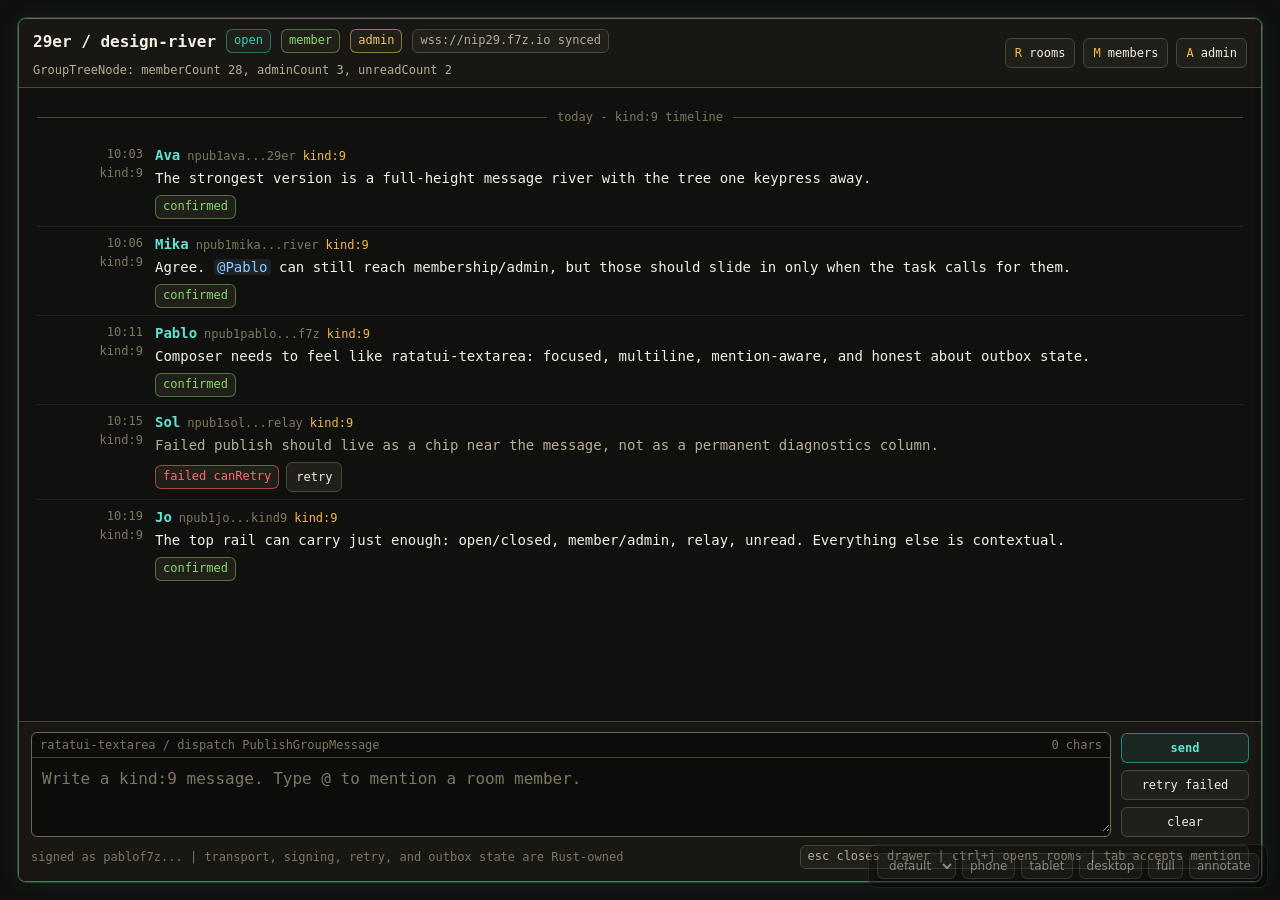
<file: .planning/sketches/002-river-chat-workbench/index.html>
<!doctype html>
<html lang="en">
<head>
  <meta charset="utf-8">
  <meta name="viewport" content="width=device-width, initial-scale=1">
  <title>29er TUI Sketch 002 - River Chat Workbench</title>
  <link rel="stylesheet" href="../themes/default.css">
  <style>
    * {
      box-sizing: border-box;
    }

    html,
    body {
      width: 100%;
      min-height: 100%;
      margin: 0;
      background: var(--color-bg);
      color: var(--color-text);
      font-family: var(--font-mono);
      letter-spacing: 0;
    }

    body {
      overflow: hidden;
    }

    button,
    textarea,
    input,
    select {
      font: inherit;
    }

    button {
      cursor: pointer;
      border: 1px solid var(--color-border);
      border-radius: var(--radius-md);
      background: var(--color-surface-2);
      color: var(--color-text);
      transition: border-color 0.15s ease, background 0.15s ease, color 0.15s ease, transform 0.15s ease;
    }

    button:hover {
      border-color: var(--color-primary);
      color: var(--color-primary-hover);
    }

    button:active {
      transform: translateY(1px);
    }

    .shell {
      width: 100%;
      min-height: 100vh;
      padding: 18px;
      display: flex;
      align-items: stretch;
      justify-content: center;
      background: var(--color-bg);
    }

    .viewport {
      width: 100%;
      max-width: 1280px;
      min-width: 320px;
      height: calc(100vh - 36px);
      border: 1px solid var(--color-border-strong);
      border-radius: var(--radius-lg);
      background: var(--color-code-bg);
      box-shadow: var(--shadow-glow);
      overflow: hidden;
      transition: max-width 0.2s ease;
      position: relative;
    }

    .terminal {
      height: 100%;
      display: grid;
      grid-template-rows: auto 1fr auto;
      background: var(--color-bg);
      position: relative;
      overflow: hidden;
    }

    .top-rail {
      min-height: 58px;
      display: grid;
      grid-template-columns: minmax(0, 1fr) auto;
      gap: 12px;
      align-items: center;
      padding: 10px 14px;
      border-bottom: 1px solid var(--color-border);
      background: var(--color-surface);
    }

    .room-line {
      min-width: 0;
      display: flex;
      align-items: center;
      gap: 10px;
      flex-wrap: wrap;
    }

    .room-name {
      min-width: 0;
      color: var(--color-text);
      font-weight: 700;
      font-size: var(--text-base);
      white-space: nowrap;
      overflow: hidden;
      text-overflow: ellipsis;
    }

    .rail-subtitle {
      width: 100%;
      color: var(--color-text-muted);
      font-size: var(--text-xs);
      overflow: hidden;
      text-overflow: ellipsis;
      white-space: nowrap;
    }

    .rail-actions {
      display: flex;
      align-items: center;
      justify-content: flex-end;
      gap: 8px;
      flex-wrap: wrap;
    }

    .rail-actions button,
    .composer-actions button,
    .drawer-actions button,
    .join-card button,
    .chip-button {
      min-height: 30px;
      padding: 5px 9px;
      font-size: var(--text-xs);
    }

    .key {
      color: var(--color-accent);
    }

    .badge,
    .status-pill,
    .outbox-chip {
      display: inline-flex;
      align-items: center;
      gap: 5px;
      min-height: 24px;
      border: 1px solid var(--color-border);
      border-radius: var(--radius-md);
      padding: 3px 7px;
      background: var(--color-surface-2);
      color: var(--color-text-muted);
      font-size: var(--text-xs);
      line-height: 1.1;
      white-space: nowrap;
    }

    .badge.good,
    .outbox-chip.sent {
      border-color: rgba(136, 217, 107, 0.45);
      color: var(--color-success);
    }

    .badge.warn,
    .outbox-chip.pending {
      border-color: rgba(245, 195, 107, 0.55);
      color: var(--color-warning);
    }

    .badge.danger,
    .outbox-chip.failed {
      border-color: rgba(255, 107, 107, 0.55);
      color: var(--color-danger);
    }

    .badge.primary {
      border-color: rgba(53, 208, 186, 0.45);
      color: var(--color-primary);
    }

    .river-wrap {
      min-height: 0;
      position: relative;
      display: grid;
      grid-template-columns: 1fr;
      background: var(--color-bg);
    }

    .river {
      min-height: 0;
      overflow: auto;
      padding: 18px 18px 24px;
      scroll-behavior: smooth;
    }

    .date-rule {
      display: grid;
      grid-template-columns: 1fr auto 1fr;
      gap: 10px;
      align-items: center;
      color: var(--color-text-faint);
      font-size: var(--text-xs);
      margin: 4px 0 14px;
    }

    .date-rule::before,
    .date-rule::after {
      content: "";
      height: 1px;
      background: var(--color-border);
    }

    .message {
      display: grid;
      grid-template-columns: 11ch minmax(0, 1fr);
      gap: 12px;
      padding: 7px 0;
      border-bottom: 1px solid rgba(74, 69, 57, 0.35);
      animation: settle 0.18s ease;
    }

    .message:last-child {
      border-bottom: 0;
    }

    @keyframes settle {
      from {
        opacity: 0;
        transform: translateY(5px);
      }
      to {
        opacity: 1;
        transform: translateY(0);
      }
    }

    .msg-meta {
      color: var(--color-text-faint);
      font-size: var(--text-xs);
      line-height: 1.55;
      text-align: right;
      white-space: nowrap;
    }

    .msg-body {
      min-width: 0;
      line-height: 1.5;
    }

    .msg-head {
      display: flex;
      flex-wrap: wrap;
      align-items: center;
      gap: 7px;
      margin-bottom: 2px;
    }

    .author {
      color: var(--color-primary-hover);
      font-weight: 700;
      font-size: var(--text-sm);
    }

    .pubkey {
      color: var(--color-text-faint);
      font-size: var(--text-xs);
    }

    .kind {
      color: var(--color-accent);
      font-size: var(--text-xs);
    }

    .content {
      color: var(--color-text);
      font-size: var(--text-sm);
      overflow-wrap: anywhere;
    }

    .mention {
      color: var(--color-link);
      background: rgba(140, 200, 255, 0.1);
      border-radius: var(--radius-sm);
      padding: 0 3px;
    }

    .message.pending .content,
    .message.failed .content {
      color: var(--color-text-muted);
    }

    .outbox-inline {
      display: flex;
      flex-wrap: wrap;
      gap: 7px;
      align-items: center;
      margin-top: 6px;
    }

    .join-card {
      display: none;
      margin: 0 0 14px;
      border: 1px solid var(--color-border-strong);
      border-radius: var(--radius-lg);
      padding: 11px 12px;
      background: var(--color-surface);
    }

    .join-card.visible {
      display: flex;
      gap: 12px;
      align-items: center;
      justify-content: space-between;
    }

    .join-copy {
      min-width: 0;
      color: var(--color-text-muted);
      font-size: var(--text-xs);
      line-height: 1.45;
    }

    .join-copy strong {
      display: block;
      color: var(--color-text);
      font-size: var(--text-sm);
      margin-bottom: 2px;
    }

    .composer {
      border-top: 1px solid var(--color-border);
      background: var(--color-surface);
      padding: 10px 12px 12px;
      display: grid;
      gap: 8px;
      position: relative;
    }

    .composer-frame {
      display: grid;
      grid-template-columns: minmax(0, 1fr) auto;
      gap: 10px;
      align-items: end;
    }

    .textarea-shell {
      min-width: 0;
      border: 1px solid var(--color-border-strong);
      border-radius: var(--radius-md);
      background: var(--color-code-bg);
      position: relative;
      overflow: hidden;
    }

    .textarea-label {
      padding: 5px 8px;
      border-bottom: 1px solid var(--color-border);
      color: var(--color-text-faint);
      font-size: var(--text-xs);
      display: flex;
      justify-content: space-between;
      gap: 8px;
    }

    textarea {
      width: 100%;
      min-height: 74px;
      max-height: 132px;
      resize: vertical;
      border: 0;
      outline: 0;
      padding: 9px 10px;
      background: transparent;
      color: var(--color-text);
      line-height: 1.45;
    }

    textarea::placeholder {
      color: var(--color-text-faint);
    }

    .composer-actions {
      display: flex;
      flex-direction: column;
      gap: 7px;
      align-items: stretch;
      min-width: 128px;
    }

    .send-button {
      border-color: rgba(53, 208, 186, 0.55);
      color: var(--color-primary-hover);
      background: rgba(53, 208, 186, 0.08);
      font-weight: 700;
    }

    .send-button:disabled {
      opacity: 0.45;
      cursor: not-allowed;
    }

    .composer-status {
      display: flex;
      align-items: center;
      justify-content: space-between;
      gap: 8px;
      flex-wrap: wrap;
      color: var(--color-text-faint);
      font-size: var(--text-xs);
    }

    .suggestions {
      display: none;
      position: absolute;
      left: 22px;
      bottom: 138px;
      width: min(360px, calc(100% - 44px));
      border: 1px solid var(--color-border-strong);
      border-radius: var(--radius-md);
      background: var(--color-elevated);
      z-index: 25;
      overflow: hidden;
      box-shadow: var(--shadow-md);
    }

    .suggestions.visible {
      display: block;
    }

    .suggestion {
      width: 100%;
      display: grid;
      grid-template-columns: auto 1fr auto;
      gap: 8px;
      align-items: center;
      border: 0;
      border-radius: 0;
      background: transparent;
      padding: 8px 10px;
      text-align: left;
    }

    .suggestion:hover,
    .suggestion.active {
      background: var(--color-surface-2);
    }

    .avatar-cell {
      width: 28px;
      height: 28px;
      display: grid;
      place-items: center;
      border: 1px solid var(--color-border);
      border-radius: var(--radius-md);
      color: var(--color-primary);
      background: var(--color-code-bg);
      font-size: var(--text-xs);
    }

    .scrim {
      position: absolute;
      inset: 0;
      background: rgba(0, 0, 0, 0.4);
      opacity: 0;
      pointer-events: none;
      transition: opacity 0.18s ease;
      z-index: 30;
    }

    .scrim.visible {
      opacity: 1;
      pointer-events: auto;
    }

    .drawer {
      position: absolute;
      z-index: 40;
      top: 0;
      bottom: 0;
      width: min(420px, 92vw);
      border-left: 1px solid var(--color-border-strong);
      border-right: 1px solid var(--color-border-strong);
      background: var(--color-surface);
      box-shadow: var(--shadow-md);
      display: grid;
      grid-template-rows: auto 1fr auto;
      transition: transform 0.2s ease;
    }

    .drawer.left {
      left: 0;
      transform: translateX(-105%);
    }

    .drawer.right {
      right: 0;
      transform: translateX(105%);
    }

    .drawer.open {
      transform: translateX(0);
    }

    .drawer-head,
    .drawer-foot {
      padding: 12px;
      border-bottom: 1px solid var(--color-border);
    }

    .drawer-foot {
      border-top: 1px solid var(--color-border);
      border-bottom: 0;
      color: var(--color-text-faint);
      font-size: var(--text-xs);
    }

    .drawer-title {
      display: flex;
      justify-content: space-between;
      align-items: start;
      gap: 12px;
    }

    .drawer-title h2 {
      margin: 0;
      color: var(--color-text);
      font-size: var(--text-base);
    }

    .drawer-title p {
      margin: 4px 0 0;
      color: var(--color-text-muted);
      font-size: var(--text-xs);
      line-height: 1.45;
    }

    .drawer-body {
      min-height: 0;
      overflow: auto;
      padding: 12px;
    }

    .room-search {
      width: 100%;
      border: 1px solid var(--color-border);
      border-radius: var(--radius-md);
      background: var(--color-code-bg);
      color: var(--color-text);
      padding: 8px 9px;
      outline: 0;
      margin-bottom: 10px;
    }

    .room-list,
    .member-list,
    .admin-list {
      display: grid;
      gap: 6px;
    }

    .room-row,
    .member-row,
    .admin-row {
      width: 100%;
      display: grid;
      gap: 7px;
      border: 1px solid var(--color-border);
      border-radius: var(--radius-md);
      background: var(--color-surface-2);
      padding: 9px 10px;
      text-align: left;
      color: var(--color-text);
    }

    .room-row {
      grid-template-columns: auto minmax(0, 1fr) auto;
      align-items: center;
    }

    .room-row.active {
      border-color: var(--color-primary);
      background: rgba(53, 208, 186, 0.08);
    }

    .tree-glyph {
      color: var(--color-text-faint);
      font-size: var(--text-xs);
      white-space: pre;
    }

    .row-main {
      min-width: 0;
    }

    .row-title {
      display: flex;
      gap: 6px;
      align-items: center;
      flex-wrap: wrap;
      font-size: var(--text-sm);
      font-weight: 700;
    }

    .row-preview {
      color: var(--color-text-muted);
      font-size: var(--text-xs);
      margin-top: 2px;
      overflow: hidden;
      text-overflow: ellipsis;
      white-space: nowrap;
    }

    .row-counts {
      display: grid;
      justify-items: end;
      gap: 3px;
      color: var(--color-text-faint);
      font-size: var(--text-xs);
      white-space: nowrap;
    }

    .tabs {
      display: grid;
      grid-template-columns: repeat(3, 1fr);
      gap: 6px;
      margin-bottom: 10px;
    }

    .tabs button.active {
      border-color: var(--color-primary);
      color: var(--color-primary-hover);
      background: rgba(53, 208, 186, 0.08);
    }

    .member-row {
      grid-template-columns: auto minmax(0, 1fr) auto;
      align-items: center;
    }

    .member-name {
      min-width: 0;
      font-size: var(--text-sm);
      font-weight: 700;
      overflow: hidden;
      text-overflow: ellipsis;
      white-space: nowrap;
    }

    .member-key {
      margin-top: 2px;
      color: var(--color-text-faint);
      font-size: var(--text-xs);
      overflow: hidden;
      text-overflow: ellipsis;
      white-space: nowrap;
    }

    .table {
      border: 1px solid var(--color-border);
      border-radius: var(--radius-md);
      overflow: hidden;
      margin-bottom: 10px;
    }

    .table-row {
      display: grid;
      grid-template-columns: 1.1fr 0.9fr auto;
      gap: 8px;
      padding: 8px 9px;
      border-bottom: 1px solid var(--color-border);
      color: var(--color-text-muted);
      font-size: var(--text-xs);
      align-items: center;
    }

    .table-row:last-child {
      border-bottom: 0;
    }

    .table-head {
      background: var(--color-code-bg);
      color: var(--color-text-faint);
      font-weight: 700;
    }

    .admin-row {
      grid-template-columns: minmax(0, 1fr) auto;
      align-items: center;
    }

    .drawer-actions {
      display: flex;
      gap: 8px;
      flex-wrap: wrap;
      margin-top: 8px;
    }

    .toast {
      position: absolute;
      left: 50%;
      bottom: 136px;
      transform: translateX(-50%) translateY(12px);
      opacity: 0;
      z-index: 60;
      border: 1px solid var(--color-primary);
      border-radius: var(--radius-md);
      background: var(--color-elevated);
      color: var(--color-primary-hover);
      padding: 8px 12px;
      font-size: var(--text-xs);
      pointer-events: none;
      transition: opacity 0.18s ease, transform 0.18s ease;
      box-shadow: var(--shadow-md);
    }

    .toast.visible {
      opacity: 1;
      transform: translateX(-50%) translateY(0);
    }

    .sketch-tools {
      position: fixed;
      right: 12px;
      bottom: 12px;
      z-index: 9999;
      display: flex;
      gap: 6px;
      align-items: center;
      border: 1px solid rgba(255,255,255,0.18);
      border-radius: 8px;
      background: rgba(0,0,0,0.76);
      color: white;
      padding: 8px;
      font-family: system-ui, sans-serif;
      font-size: 12px;
      opacity: 0.45;
      transition: opacity 0.2s ease;
    }

    .sketch-tools:hover {
      opacity: 1;
    }

    .sketch-tools button,
    .sketch-tools select {
      min-height: 26px;
      border: 1px solid rgba(255,255,255,0.25);
      border-radius: 6px;
      background: rgba(255,255,255,0.08);
      color: white;
      padding: 3px 7px;
      font-family: system-ui, sans-serif;
      font-size: 12px;
    }

    .sketch-tools select {
      color: white;
    }

    .annotation-tip {
      position: fixed;
      z-index: 10000;
      display: none;
      pointer-events: none;
      background: rgba(0,0,0,0.86);
      color: white;
      border: 1px solid rgba(255,255,255,0.2);
      border-radius: 6px;
      padding: 6px 8px;
      font: 12px system-ui, sans-serif;
      max-width: 260px;
    }

    .annotations-on *:hover {
      outline: 1px dashed rgba(242, 185, 75, 0.75);
      outline-offset: 1px;
    }

    @media (max-width: 720px) {
      .shell {
        padding: 0;
      }

      .viewport {
        height: 100vh;
        border-radius: 0;
        border-left: 0;
        border-right: 0;
      }

      .top-rail,
      .composer-frame {
        grid-template-columns: 1fr;
      }

      .rail-actions {
        justify-content: start;
      }

      .message {
        grid-template-columns: 1fr;
        gap: 3px;
      }

      .msg-meta {
        text-align: left;
      }

      .composer-actions {
        min-width: 0;
        flex-direction: row;
      }

      .suggestions {
        left: 12px;
        bottom: 170px;
        width: calc(100% - 24px);
      }

      .table-row {
        grid-template-columns: 1fr;
      }
    }
  </style>
</head>
<body>
  <main class="shell">
    <section class="viewport" id="viewport" aria-label="29er Ratatui terminal mock">
      <div class="terminal" id="terminal">
        <header class="top-rail">
          <div class="room-line">
            <span class="room-name" id="room-name">29er / design-river</span>
            <span class="badge primary" id="open-badge">open</span>
            <span class="badge good" id="member-badge">member</span>
            <span class="badge warn" id="admin-badge">admin</span>
            <span class="status-pill" id="relay-pill">wss://nip29.f7z.io synced</span>
            <span class="rail-subtitle" id="room-subtitle">GroupTreeNode: memberCount 28, adminCount 3, unreadCount 2</span>
          </div>
          <nav class="rail-actions" aria-label="Terminal actions">
            <button data-drawer="rooms"><span class="key">R</span> rooms</button>
            <button data-drawer="members"><span class="key">M</span> members</button>
            <button data-drawer="admin"><span class="key">A</span> admin</button>
          </nav>
        </header>

        <section class="river-wrap">
          <div class="river" id="river" tabindex="0" aria-label="kind 9 message river">
            <div class="join-card" id="join-card">
              <div class="join-copy">
                <strong>Read-only projection</strong>
                You are not currently a member of this room. Dispatch JoinGroup to Rust/NMP before composing.
              </div>
              <button id="join-button">join room</button>
            </div>
            <div class="date-rule"><span>today - kind:9 timeline</span></div>
            <div id="message-list"></div>
          </div>
        </section>

        <footer class="composer">
          <div class="suggestions" id="suggestions" aria-label="Mention suggestions"></div>
          <div class="composer-frame">
            <div class="textarea-shell">
              <div class="textarea-label">
                <span>ratatui-textarea / dispatch PublishGroupMessage</span>
                <span id="char-count">0 chars</span>
              </div>
              <textarea id="composer" placeholder="Write a kind:9 message. Type @ to mention a room member."></textarea>
            </div>
            <div class="composer-actions">
              <button id="send-button" class="send-button">send</button>
              <button id="retry-button">retry failed</button>
              <button id="clear-button">clear</button>
            </div>
          </div>
          <div class="composer-status">
            <span id="composer-status">signed as pablof7z... | transport, signing, retry, and outbox state are Rust-owned</span>
            <span class="status-pill">esc closes drawer | ctrl+j opens rooms | tab accepts mention</span>
          </div>
        </footer>

        <div class="scrim" id="scrim"></div>

        <aside class="drawer left" id="rooms-drawer" aria-label="Room switcher drawer">
          <div class="drawer-head">
            <div class="drawer-title">
              <div>
                <h2>Room Switcher</h2>
                <p>List projection from GroupTreeNode; selecting a row opens that room's kind:9 timeline.</p>
              </div>
              <button data-close>close</button>
            </div>
          </div>
          <div class="drawer-body">
            <input class="room-search" id="room-search" placeholder="filter rooms">
            <div class="room-list" id="room-list"></div>
          </div>
          <div class="drawer-foot">Ratatui mapping: Layout + List + Scrollbar + throbber while loading.</div>
        </aside>

        <aside class="drawer right" id="members-drawer" aria-label="Member drawer">
          <div class="drawer-head">
            <div class="drawer-title">
              <div>
                <h2>Members</h2>
                <p>GroupMember rows with admin and role badges derived upstream.</p>
              </div>
              <button data-close>close</button>
            </div>
          </div>
          <div class="drawer-body">
            <div class="tabs" role="tablist">
              <button class="active" data-member-filter="all">all</button>
              <button data-member-filter="admins">admins</button>
              <button data-member-filter="mentions">@mention</button>
            </div>
            <div class="member-list" id="member-list"></div>
          </div>
          <div class="drawer-foot">Ratatui mapping: Tabs + List + Paragraph detail rows.</div>
        </aside>

        <aside class="drawer right" id="admin-drawer" aria-label="Admin drawer">
          <div class="drawer-head">
            <div class="drawer-title">
              <div>
                <h2>Admin Sheet</h2>
                <p>Contextual actions dispatch typed membership/admin commands; no local source of truth.</p>
              </div>
              <button data-close>close</button>
            </div>
          </div>
          <div class="drawer-body">
            <div class="table" aria-label="outbox table">
              <div class="table-row table-head">
                <span>handle</span><span>status</span><span>relays</span>
              </div>
              <div class="table-row">
                <span>put-user:npub1ava</span><span class="outbox-chip sent">confirmed</span><span>1/1</span>
              </div>
              <div class="table-row">
                <span>set-parent:design-river</span><span class="outbox-chip pending" id="admin-pending">pending</span><span>0/1</span>
              </div>
              <div class="table-row">
                <span>publish-msg:retry-42</span><span class="outbox-chip failed" id="admin-failed">failed retryable</span><span>0/1</span>
              </div>
            </div>

            <div class="admin-list">
              <div class="admin-row">
                <div>
                  <div class="row-title">Create child room</div>
                  <div class="row-preview">New GroupTreeNode with parentId set to current room.</div>
                </div>
                <button data-admin-action="CreateChildRoom">queue</button>
              </div>
              <div class="admin-row">
                <div>
                  <div class="row-title">Create invite</div>
                  <div class="row-preview">Invite token is signed by Rust/NMP and shown after outbox confirmation.</div>
                </div>
                <button data-admin-action="CreateInvite">queue</button>
              </div>
              <div class="admin-row">
                <div>
                  <div class="row-title">Put user / add role</div>
                  <div class="row-preview">Promote a member without mutating local member rows.</div>
                </div>
                <button data-admin-action="PutUserRole">queue</button>
              </div>
              <div class="admin-row">
                <div>
                  <div class="row-title">Set parent / move room</div>
                  <div class="row-preview">Hierarchy updates when the GroupTreeNode projection refreshes.</div>
                </div>
                <button data-admin-action="SetParent">queue</button>
              </div>
            </div>
            <div class="drawer-actions">
              <button id="leave-button">leave room</button>
              <button id="toggle-open-button">toggle open/closed</button>
            </div>
          </div>
          <div class="drawer-foot">Ratatui mapping: Table + List + Paragraph + Gauge for publish confidence.</div>
        </aside>

        <div class="toast" id="toast"></div>
      </div>
    </section>
  </main>

  <div class="sketch-tools" id="sketch-tools">
    <select id="theme-switcher" aria-label="Theme">
      <option value="default">default</option>
    </select>
    <button data-width="375">phone</button>
    <button data-width="768">tablet</button>
    <button data-width="1280">desktop</button>
    <button data-width="full">full</button>
    <button id="annotation-toggle">annotate</button>
  </div>
  <div class="annotation-tip" id="annotation-tip"></div>

  <script>
    const rooms = [
      {
        groupId: "29er",
        displayName: "29er",
        parentId: null,
        childIds: ["design-river", "ops", "session-tui"],
        memberCount: 72,
        adminCount: 5,
        isPublic: true,
        isOpen: true,
        lastMessagePreview: "Root room is quiet; most kind:9 traffic is in child rooms.",
        unreadCount: 0,
        member: true,
        admin: true
      },
      {
        groupId: "design-river",
        displayName: "29er / design-river",
        parentId: "29er",
        childIds: ["drafts"],
        memberCount: 28,
        adminCount: 3,
        isPublic: true,
        isOpen: true,
        lastMessagePreview: "Can the stream stay readable while admin moves into drawers?",
        unreadCount: 2,
        member: true,
        admin: true
      },
      {
        groupId: "session-tui",
        displayName: "29er / session-tui",
        parentId: "29er",
        childIds: [],
        memberCount: 16,
        adminCount: 2,
        isPublic: true,
        isOpen: false,
        lastMessagePreview: "Closed room: visible timeline, compose gated by membership.",
        unreadCount: 7,
        member: false,
        admin: false
      },
      {
        groupId: "ops",
        displayName: "29er / ops",
        parentId: "29er",
        childIds: ["relay-health"],
        memberCount: 11,
        adminCount: 2,
        isPublic: false,
        isOpen: false,
        lastMessagePreview: "Invite-only admin coordination and relay fallback notes.",
        unreadCount: 1,
        member: true,
        admin: false
      },
      {
        groupId: "relay-health",
        displayName: "29er / ops / relay-health",
        parentId: "ops",
        childIds: [],
        memberCount: 6,
        adminCount: 1,
        isPublic: false,
        isOpen: false,
        lastMessagePreview: "Outbox retry policy should be obvious without becoming the app.",
        unreadCount: 0,
        member: true,
        admin: false
      },
      {
        groupId: "drafts",
        displayName: "29er / design-river / drafts",
        parentId: "design-river",
        childIds: [],
        memberCount: 9,
        adminCount: 1,
        isPublic: true,
        isOpen: true,
        lastMessagePreview: "Small room for message-copy experiments and mention behavior.",
        unreadCount: 4,
        member: true,
        admin: true
      }
    ];

    const members = [
      { pubkey: "npub1pablo...f7z", displayName: "Pablo", admin: true, role: "owner" },
      { pubkey: "npub1ava...29er", displayName: "Ava", admin: true, role: "moderator" },
      { pubkey: "npub1mika...river", displayName: "Mika", admin: false, role: "member" },
      { pubkey: "npub1sol...relay", displayName: "Sol", admin: true, role: "relay-admin" },
      { pubkey: "npub1jo...kind9", displayName: "Jo", admin: false, role: "member" },
      { pubkey: "npub1nora...tree", displayName: "Nora", admin: false, role: "member" }
    ];

    const messagesByRoom = {
      "29er": [
        { id: "root-1", pubkey: "npub1ava...29er", author: "Ava", content: "Root is mostly a directory. The child rooms are where the live kind:9 streams happen.", createdAt: "09:18", kind: 9, status: "sent" },
        { id: "root-2", pubkey: "npub1pablo...f7z", author: "Pablo", content: "Good. The TUI should make the hierarchy legible without turning every room into a dashboard panel.", createdAt: "09:22", kind: 9, status: "sent" }
      ],
      "design-river": [
        { id: "msg-1", pubkey: "npub1ava...29er", author: "Ava", content: "The strongest version is a full-height message river with the tree one keypress away.", createdAt: "10:03", kind: 9, status: "sent" },
        { id: "msg-2", pubkey: "npub1mika...river", author: "Mika", content: "Agree. @Pablo can still reach membership/admin, but those should slide in only when the task calls for them.", createdAt: "10:06", kind: 9, status: "sent" },
        { id: "msg-3", pubkey: "npub1pablo...f7z", author: "Pablo", content: "Composer needs to feel like ratatui-textarea: focused, multiline, mention-aware, and honest about outbox state.", createdAt: "10:11", kind: 9, status: "sent" },
        { id: "msg-4", pubkey: "npub1sol...relay", author: "Sol", content: "Failed publish should live as a chip near the message, not as a permanent diagnostics column.", createdAt: "10:15", kind: 9, status: "failed", canRetry: true },
        { id: "msg-5", pubkey: "npub1jo...kind9", author: "Jo", content: "The top rail can carry just enough: open/closed, member/admin, relay, unread. Everything else is contextual.", createdAt: "10:19", kind: 9, status: "sent" }
      ],
      "session-tui": [
        { id: "session-1", pubkey: "npub1nora...tree", author: "Nora", content: "This closed room is useful for testing a join prompt. Timeline renders, but posting waits for membership.", createdAt: "11:01", kind: 9, status: "sent" },
        { id: "session-2", pubkey: "npub1ava...29er", author: "Ava", content: "Join action should update the projection badge locally in the sketch, but real TUI waits for Rust/NMP projection refresh.", createdAt: "11:07", kind: 9, status: "sent" }
      ],
      "ops": [
        { id: "ops-1", pubkey: "npub1sol...relay", author: "Sol", content: "Invite-only rooms need the same chat-first surface. Admin work can appear as a right sheet.", createdAt: "08:42", kind: 9, status: "sent" },
        { id: "ops-2", pubkey: "npub1pablo...f7z", author: "Pablo", content: "No duplicate membership truth in the TUI. Render GroupMember, dispatch typed actions.", createdAt: "08:48", kind: 9, status: "sent" }
      ],
      "relay-health": [
        { id: "relay-1", pubkey: "npub1sol...relay", author: "Sol", content: "Outbox table stays in admin context. The river only needs enough confidence to decide whether to retry.", createdAt: "12:20", kind: 9, status: "sent" }
      ],
      "drafts": [
        { id: "draft-1", pubkey: "npub1mika...river", author: "Mika", content: "Try a shorter line length in the terminal, then let the river breathe.", createdAt: "13:02", kind: 9, status: "sent" },
        { id: "draft-2", pubkey: "npub1jo...kind9", author: "Jo", content: "@Ava also wanted failed retry chips to be keyboard reachable.", createdAt: "13:04", kind: 9, status: "sent" }
      ]
    };

    let currentRoomId = "design-river";
    let activeDrawer = null;
    let memberFilter = "all";
    let annotations = false;

    const viewport = document.getElementById("viewport");
    const terminal = document.getElementById("terminal");
    const river = document.getElementById("river");
    const messageList = document.getElementById("message-list");
    const composer = document.getElementById("composer");
    const charCount = document.getElementById("char-count");
    const suggestions = document.getElementById("suggestions");
    const toast = document.getElementById("toast");
    const scrim = document.getElementById("scrim");

    function room() {
      return rooms.find((item) => item.groupId === currentRoomId);
    }

    function escapeHtml(value) {
      return value.replace(/[&<>"']/g, (char) => ({
        "&": "&amp;",
        "<": "&lt;",
        ">": "&gt;",
        '"': "&quot;",
        "'": "&#039;"
      })[char]);
    }

    function renderMentions(value) {
      let output = escapeHtml(value);
      members.forEach((member) => {
        const pattern = new RegExp("@" + member.displayName, "g");
        output = output.replace(pattern, `<span class="mention">@${member.displayName}</span>`);
      });
      return output;
    }

    function renderMessages() {
      const list = messagesByRoom[currentRoomId] || [];
      messageList.innerHTML = list.map((message) => {
        const retry = message.status === "failed"
          ? `<span class="outbox-chip failed">failed canRetry</span><button class="chip-button" data-retry="${message.id}">retry</button>`
          : message.status === "pending"
            ? `<span class="outbox-chip pending">pending ${message.handle || "publish"}</span>`
            : `<span class="outbox-chip sent">confirmed</span>`;
        return `
          <article class="message ${message.status}" data-message-id="${message.id}">
            <div class="msg-meta">${message.createdAt}<br>kind:${message.kind}</div>
            <div class="msg-body">
              <div class="msg-head">
                <span class="author">${message.author}</span>
                <span class="pubkey">${message.pubkey}</span>
                <span class="kind">kind:${message.kind}</span>
              </div>
              <div class="content">${renderMentions(message.content)}</div>
              <div class="outbox-inline">${retry}</div>
            </div>
          </article>
        `;
      }).join("");

      messageList.querySelectorAll("[data-retry]").forEach((button) => {
        button.addEventListener("click", () => retryMessage(button.dataset.retry));
      });
      requestAnimationFrame(() => {
        river.scrollTop = river.scrollHeight;
      });
    }

    function renderRail() {
      const active = room();
      document.getElementById("room-name").textContent = active.displayName;
      document.getElementById("open-badge").textContent = active.isOpen ? "open" : "closed";
      document.getElementById("open-badge").className = "badge " + (active.isOpen ? "primary" : "warn");
      document.getElementById("member-badge").textContent = active.member ? "member" : "not member";
      document.getElementById("member-badge").className = "badge " + (active.member ? "good" : "danger");
      document.getElementById("admin-badge").textContent = active.admin ? "admin" : "reader";
      document.getElementById("admin-badge").className = "badge " + (active.admin ? "warn" : "");
      document.getElementById("room-subtitle").textContent =
        `GroupTreeNode: memberCount ${active.memberCount}, adminCount ${active.adminCount}, unreadCount ${active.unreadCount}`;

      const joinCard = document.getElementById("join-card");
      joinCard.classList.toggle("visible", !active.member);
      composer.disabled = !active.member;
      document.getElementById("send-button").disabled = !active.member;
      document.getElementById("composer-status").textContent = active.member
        ? "signed as pablof7z... | transport, signing, retry, and outbox state are Rust-owned"
        : "not a member | composer disabled until JoinGroup projection confirms membership";
    }

    function treePrefix(item) {
      if (!item.parentId) return "▸";
      if (item.parentId === "29er") return "  ├";
      return "    └";
    }

    function renderRooms(filter = "") {
      const normalized = filter.trim().toLowerCase();
      const roomList = document.getElementById("room-list");
      roomList.innerHTML = rooms
        .filter((item) => !normalized || item.displayName.toLowerCase().includes(normalized) || item.lastMessagePreview.toLowerCase().includes(normalized))
        .map((item) => `
          <button class="room-row ${item.groupId === currentRoomId ? "active" : ""}" data-room="${item.groupId}">
            <span class="tree-glyph">${treePrefix(item)}</span>
            <span class="row-main">
              <span class="row-title">
                ${item.displayName}
                <span class="badge ${item.isOpen ? "primary" : "warn"}">${item.isOpen ? "open" : "closed"}</span>
                <span class="badge ${item.member ? "good" : "danger"}">${item.member ? "member" : "join"}</span>
              </span>
              <span class="row-preview">${item.lastMessagePreview}</span>
            </span>
            <span class="row-counts">
              <span>${item.memberCount} mem</span>
              <span>${item.unreadCount} unread</span>
            </span>
          </button>
        `).join("");

      roomList.querySelectorAll("[data-room]").forEach((button) => {
        button.addEventListener("click", () => {
          currentRoomId = button.dataset.room;
          renderAll();
          closeDrawers();
          showToast(`opened ${room().displayName}`);
        });
      });
    }

    function renderMembers() {
      const list = members.filter((member) => {
        if (memberFilter === "admins") return member.admin;
        return true;
      });
      const memberList = document.getElementById("member-list");
      memberList.innerHTML = list.map((member) => `
        <div class="member-row">
          <span class="avatar-cell">${member.displayName.slice(0, 2).toUpperCase()}</span>
          <span>
            <span class="member-name">${member.displayName}</span>
            <span class="member-key">${member.pubkey}</span>
          </span>
          <span class="badge ${member.admin ? "warn" : "good"}">${member.role}</span>
        </div>
      `).join("");
    }

    function renderSuggestions(query = "") {
      const q = query.toLowerCase();
      const filtered = members.filter((member) => member.displayName.toLowerCase().startsWith(q)).slice(0, 5);
      suggestions.innerHTML = filtered.map((member, index) => `
        <button class="suggestion ${index === 0 ? "active" : ""}" data-mention="${member.displayName}">
          <span class="avatar-cell">${member.displayName.slice(0, 2).toUpperCase()}</span>
          <span>
            <span class="member-name">${member.displayName}</span>
            <span class="member-key">${member.pubkey}</span>
          </span>
          <span class="badge ${member.admin ? "warn" : "good"}">${member.role}</span>
        </button>
      `).join("");
      suggestions.classList.toggle("visible", filtered.length > 0);
      suggestions.querySelectorAll("[data-mention]").forEach((button) => {
        button.addEventListener("click", () => acceptMention(button.dataset.mention));
      });
    }

    function updateMentionSuggestions() {
      const beforeCursor = composer.value.slice(0, composer.selectionStart);
      const match = beforeCursor.match(/@([A-Za-z0-9_]*)$/);
      if (!match || composer.disabled) {
        suggestions.classList.remove("visible");
        return;
      }
      renderSuggestions(match[1]);
    }

    function acceptMention(name) {
      const start = composer.selectionStart;
      const before = composer.value.slice(0, start).replace(/@([A-Za-z0-9_]*)$/, "@" + name + " ");
      const after = composer.value.slice(start);
      composer.value = before + after;
      composer.focus();
      composer.selectionStart = composer.selectionEnd = before.length;
      suggestions.classList.remove("visible");
      updateCharCount();
    }

    function sendMessage() {
      const text = composer.value.trim();
      if (!text || composer.disabled) return;
      const id = "local-" + Date.now();
      const active = room();
      messagesByRoom[currentRoomId].push({
        id,
        pubkey: "npub1pablo...f7z",
        author: "Pablo",
        content: text,
        createdAt: "now",
        kind: 9,
        status: "pending",
        handle: "publish:" + active.groupId
      });
      composer.value = "";
      updateCharCount();
      renderMessages();
      showToast("PublishGroupMessage queued");
      setTimeout(() => {
        const msg = messagesByRoom[currentRoomId].find((item) => item.id === id);
        if (msg) {
          msg.status = "sent";
          msg.createdAt = "now";
          renderMessages();
          showToast("outbox confirmed on wss://nip29.f7z.io");
        }
      }, 1100);
    }

    function retryMessage(id) {
      const msg = (messagesByRoom[currentRoomId] || []).find((item) => item.id === id);
      if (!msg) return;
      msg.status = "pending";
      msg.handle = "retry:" + id;
      renderMessages();
      document.getElementById("admin-failed").textContent = "retrying";
      document.getElementById("admin-failed").className = "outbox-chip pending";
      showToast("RetryPublish queued");
      setTimeout(() => {
        msg.status = "sent";
        renderMessages();
        document.getElementById("admin-failed").textContent = "confirmed";
        document.getElementById("admin-failed").className = "outbox-chip sent";
        showToast("retry confirmed");
      }, 1000);
    }

    function showToast(text) {
      toast.textContent = text;
      toast.classList.add("visible");
      clearTimeout(showToast.timer);
      showToast.timer = setTimeout(() => toast.classList.remove("visible"), 1600);
    }

    function closeDrawers() {
      document.querySelectorAll(".drawer").forEach((drawer) => drawer.classList.remove("open"));
      scrim.classList.remove("visible");
      activeDrawer = null;
    }

    function openDrawer(name) {
      document.querySelectorAll(".drawer").forEach((drawer) => drawer.classList.remove("open"));
      const drawer = document.getElementById(name + "-drawer");
      if (!drawer) return;
      drawer.classList.add("open");
      scrim.classList.add("visible");
      activeDrawer = name;
    }

    function updateCharCount() {
      charCount.textContent = composer.value.length + " chars";
    }

    function renderAll() {
      renderRail();
      renderMessages();
      renderRooms(document.getElementById("room-search")?.value || "");
      renderMembers();
    }

    document.querySelectorAll("[data-drawer]").forEach((button) => {
      button.addEventListener("click", () => openDrawer(button.dataset.drawer));
    });

    document.querySelectorAll("[data-close]").forEach((button) => {
      button.addEventListener("click", closeDrawers);
    });

    scrim.addEventListener("click", closeDrawers);

    document.getElementById("room-search").addEventListener("input", (event) => {
      renderRooms(event.target.value);
    });

    document.querySelectorAll("[data-member-filter]").forEach((button) => {
      button.addEventListener("click", () => {
        document.querySelectorAll("[data-member-filter]").forEach((item) => item.classList.remove("active"));
        button.classList.add("active");
        memberFilter = button.dataset.memberFilter;
        renderMembers();
        if (memberFilter === "mentions") {
          composer.focus();
          if (!composer.value.includes("@")) composer.value += "@";
          updateMentionSuggestions();
        }
      });
    });

    document.getElementById("join-button").addEventListener("click", () => {
      const active = room();
      active.member = true;
      active.memberCount += 1;
      renderAll();
      showToast("JoinGroup dispatched; membership projection updated");
    });

    document.getElementById("leave-button").addEventListener("click", () => {
      const active = room();
      active.member = false;
      active.memberCount = Math.max(0, active.memberCount - 1);
      renderAll();
      closeDrawers();
      showToast("LeaveGroup dispatched");
    });

    document.getElementById("toggle-open-button").addEventListener("click", () => {
      room().isOpen = !room().isOpen;
      renderAll();
      showToast(room().isOpen ? "room marked open in projection" : "room marked closed in projection");
    });

    document.querySelectorAll("[data-admin-action]").forEach((button) => {
      button.addEventListener("click", () => {
        const pending = document.getElementById("admin-pending");
        pending.textContent = "queued " + button.dataset.adminAction;
        pending.className = "outbox-chip pending";
        showToast(button.dataset.adminAction + " typed action queued");
      });
    });

    document.getElementById("send-button").addEventListener("click", sendMessage);
    document.getElementById("retry-button").addEventListener("click", () => {
      const failed = (messagesByRoom[currentRoomId] || []).find((item) => item.status === "failed");
      if (failed) retryMessage(failed.id);
      else showToast("no failed message in this room");
    });
    document.getElementById("clear-button").addEventListener("click", () => {
      composer.value = "";
      suggestions.classList.remove("visible");
      updateCharCount();
    });

    composer.addEventListener("input", () => {
      updateCharCount();
      updateMentionSuggestions();
    });

    composer.addEventListener("keydown", (event) => {
      if (event.key === "Tab" && suggestions.classList.contains("visible")) {
        event.preventDefault();
        const active = suggestions.querySelector(".suggestion.active") || suggestions.querySelector(".suggestion");
        if (active) acceptMention(active.dataset.mention);
      }
      if ((event.metaKey || event.ctrlKey) && event.key === "Enter") {
        event.preventDefault();
        sendMessage();
      }
    });

    document.addEventListener("keydown", (event) => {
      if (event.key === "Escape") closeDrawers();
      if (event.ctrlKey && event.key.toLowerCase() === "j") openDrawer("rooms");
      if (event.ctrlKey && event.key.toLowerCase() === "m") openDrawer("members");
      if (event.ctrlKey && event.key.toLowerCase() === "a") openDrawer("admin");
    });

    document.getElementById("theme-switcher").addEventListener("change", (event) => {
      document.querySelector("link[href*=themes]").href = "../themes/" + event.target.value + ".css";
    });

    document.querySelectorAll("[data-width]").forEach((button) => {
      button.addEventListener("click", () => {
        const width = button.dataset.width;
        viewport.style.maxWidth = width === "full" ? "none" : width + "px";
        showToast("viewport: " + width);
      });
    });

    document.getElementById("annotation-toggle").addEventListener("click", () => {
      annotations = !annotations;
      document.body.classList.toggle("annotations-on", annotations);
      showToast(annotations ? "annotations on" : "annotations off");
    });

    const annotationTip = document.getElementById("annotation-tip");
    document.addEventListener("mousemove", (event) => {
      if (!annotations) {
        annotationTip.style.display = "none";
        return;
      }
      const target = event.target;
      if (!(target instanceof Element) || target.closest("#sketch-tools")) return;
      const styles = getComputedStyle(target);
      annotationTip.style.display = "block";
      annotationTip.style.left = Math.min(event.clientX + 14, window.innerWidth - 280) + "px";
      annotationTip.style.top = Math.min(event.clientY + 14, window.innerHeight - 90) + "px";
      annotationTip.textContent = `${target.tagName.toLowerCase()} | ${styles.fontSize} | color ${styles.color} | bg ${styles.backgroundColor}`;
    });

    renderAll();
  </script>
</body>
</html>
</file>
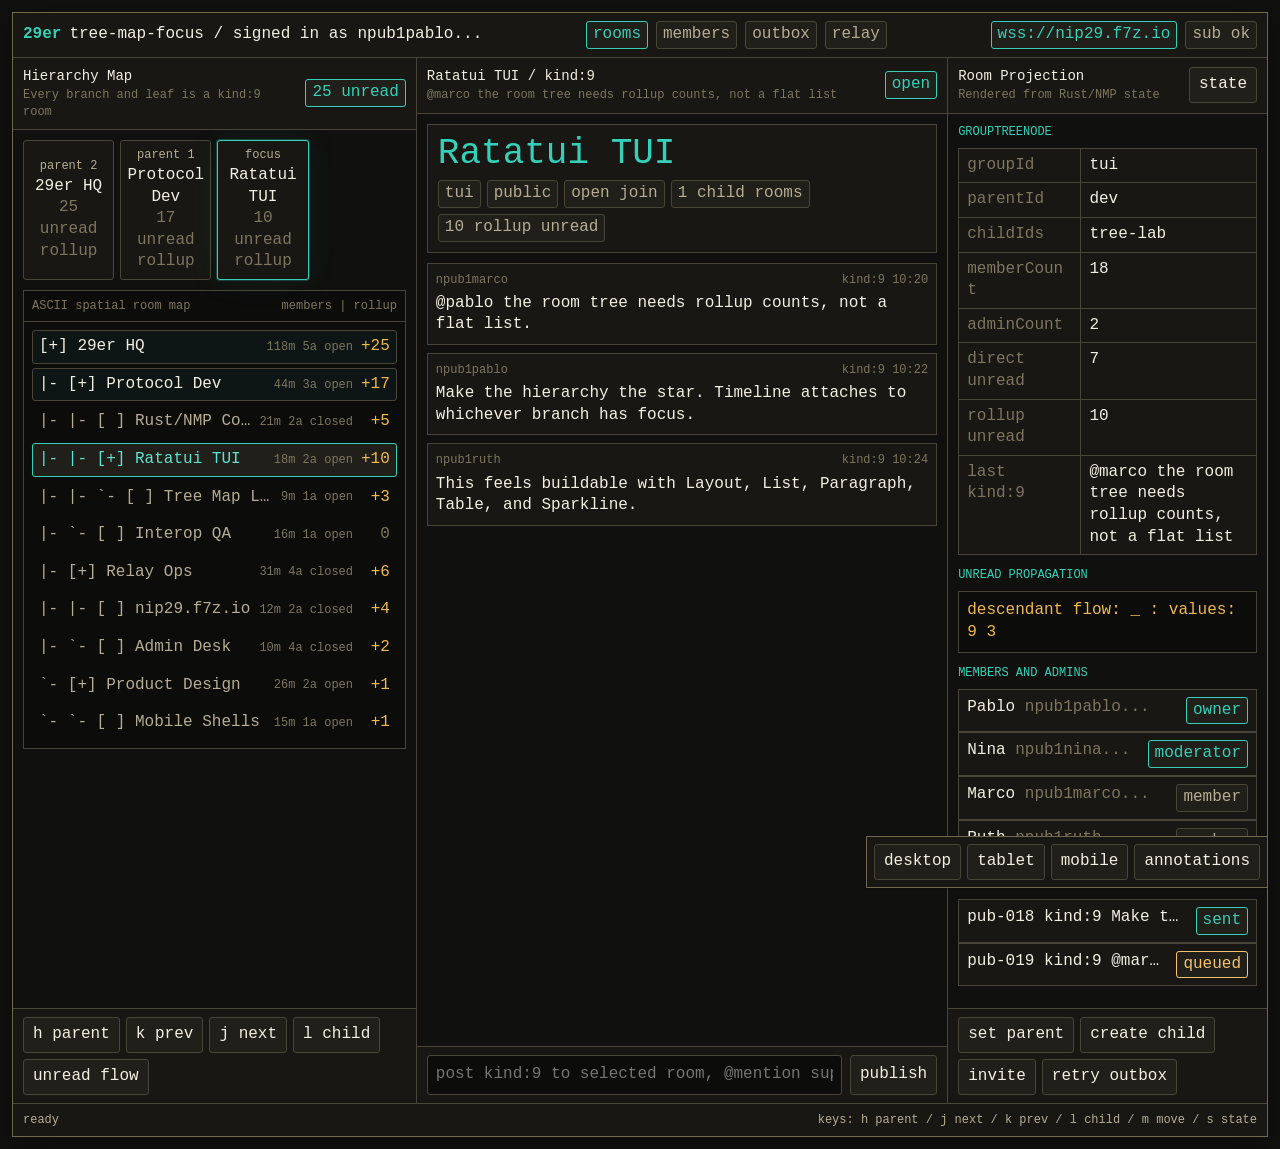
<file: .planning/sketches/003-tree-map-focus/index.html>
<!doctype html>
<html lang="en">
<head>
  <meta charset="utf-8">
  <meta name="viewport" content="width=device-width, initial-scale=1">
  <title>29er TUI Sketch 003 - Tree Map Focus</title>
  <link rel="stylesheet" href="../themes/default.css">
  <style>
    * {
      box-sizing: border-box;
    }

    body {
      margin: 0;
      min-height: 100vh;
      background: var(--color-bg);
      color: var(--color-text);
      font-family: var(--font-mono);
      line-height: 1.35;
    }

    button,
    input,
    select {
      font: inherit;
    }

    button {
      border: 1px solid var(--color-border);
      background: var(--color-surface-2);
      color: var(--color-text);
      border-radius: var(--radius-sm);
      padding: 6px 9px;
      cursor: pointer;
    }

    button:hover,
    button:focus-visible {
      border-color: var(--color-primary);
      color: var(--color-primary-hover);
      outline: none;
    }

    .app {
      min-height: 100vh;
      padding: 12px;
    }

    .terminal {
      min-height: calc(100vh - 24px);
      border: 1px solid var(--color-border-strong);
      background: var(--color-code-bg);
      box-shadow: var(--shadow-md);
      display: grid;
      grid-template-rows: auto 1fr auto;
    }

    .topbar,
    .statusbar {
      display: flex;
      align-items: center;
      justify-content: space-between;
      gap: 12px;
      padding: 8px 10px;
      background: var(--color-surface);
      border-bottom: 1px solid var(--color-border);
      overflow: hidden;
    }

    .statusbar {
      border-top: 1px solid var(--color-border);
      border-bottom: 0;
      color: var(--color-text-muted);
      font-size: var(--text-xs);
      flex-wrap: wrap;
    }

    .brand,
    .tabs,
    .relay {
      display: flex;
      align-items: center;
      gap: 8px;
      min-width: 0;
    }

    .brand strong {
      color: var(--color-primary);
      letter-spacing: 0;
      white-space: nowrap;
    }

    .truncate {
      overflow: hidden;
      text-overflow: ellipsis;
      white-space: nowrap;
      min-width: 0;
    }

    .tab,
    .pill,
    .badge {
      border: 1px solid var(--color-border);
      border-radius: var(--radius-sm);
      padding: 2px 6px;
      color: var(--color-text-muted);
      background: var(--color-surface-2);
      white-space: nowrap;
    }

    .tab.active,
    .badge.hot {
      border-color: var(--color-primary);
      color: var(--color-primary);
    }

    .badge.warn {
      border-color: var(--color-warning);
      color: var(--color-warning);
    }

    .badge.danger {
      border-color: var(--color-danger);
      color: var(--color-danger);
    }

    .main {
      display: grid;
      grid-template-columns: minmax(330px, 0.95fr) minmax(360px, 1.25fr) minmax(260px, 0.75fr);
      min-height: 0;
    }

    .panel {
      min-width: 0;
      min-height: 0;
      border-right: 1px solid var(--color-border);
      display: grid;
      grid-template-rows: auto 1fr auto;
      background: var(--color-bg);
    }

    .panel:last-child {
      border-right: 0;
    }

    .panel-head {
      padding: 9px 10px;
      border-bottom: 1px solid var(--color-border);
      background: var(--color-surface);
      display: flex;
      align-items: center;
      justify-content: space-between;
      gap: 10px;
      min-width: 0;
    }

    .panel-title {
      font-size: var(--text-sm);
      color: var(--color-text);
      min-width: 0;
    }

    .panel-subtitle {
      font-size: var(--text-xs);
      color: var(--color-text-faint);
      margin-top: 2px;
    }

    .panel-body {
      min-height: 0;
      overflow: auto;
      padding: 10px;
    }

    .panel-foot {
      border-top: 1px solid var(--color-border);
      padding: 8px 10px;
      background: var(--color-surface);
    }

    .focus-stack {
      display: grid;
      grid-template-columns: repeat(4, minmax(0, 1fr));
      gap: 6px;
      margin-bottom: 10px;
    }

    .crumb {
      border: 1px solid var(--color-border);
      background: var(--color-surface);
      border-radius: var(--radius-sm);
      padding: 6px;
      min-width: 0;
    }

    .crumb.is-selected {
      border-color: var(--color-primary);
      box-shadow: var(--shadow-glow);
    }

    .crumb-label {
      color: var(--color-text-muted);
      font-size: var(--text-xs);
    }

    .crumb-name {
      margin-top: 2px;
      color: var(--color-text);
      overflow-wrap: anywhere;
    }

    .tree-shell {
      border: 1px solid var(--color-border);
      background: var(--color-code-bg);
      min-height: 450px;
      display: grid;
      grid-template-rows: auto 1fr;
    }

    .tree-ruler {
      display: grid;
      grid-template-columns: 1fr auto;
      gap: 8px;
      padding: 7px 8px;
      border-bottom: 1px solid var(--color-border);
      color: var(--color-text-faint);
      font-size: var(--text-xs);
    }

    .tree-lines {
      padding: 8px;
      display: grid;
      gap: 4px;
      align-content: start;
    }

    .tree-node {
      width: 100%;
      text-align: left;
      display: grid;
      grid-template-columns: minmax(120px, 1fr) auto auto;
      gap: 8px;
      align-items: center;
      border-color: transparent;
      background: transparent;
      padding: 5px 6px;
      color: var(--color-text-muted);
      min-width: 0;
    }

    .tree-node:hover {
      background: var(--color-surface);
    }

    .tree-node.in-path {
      color: var(--color-text);
      background: rgba(53, 208, 186, 0.05);
      border-color: var(--color-border);
    }

    .tree-node.selected {
      color: var(--color-primary-hover);
      border-color: var(--color-primary);
      background: var(--color-surface-2);
    }

    .node-name {
      overflow: hidden;
      text-overflow: ellipsis;
      white-space: nowrap;
      min-width: 0;
    }

    .node-meta {
      color: var(--color-text-faint);
      font-size: var(--text-xs);
      white-space: nowrap;
    }

    .node-unread {
      min-width: 3ch;
      text-align: right;
      color: var(--color-accent);
    }

    .node-unread.zero {
      color: var(--color-text-faint);
    }

    .map-actions,
    .composer-row,
    .side-actions {
      display: flex;
      flex-wrap: wrap;
      gap: 6px;
    }

    .hero-room {
      border: 1px solid var(--color-border);
      background: var(--color-surface);
      padding: 10px;
      margin-bottom: 10px;
    }

    .hero-name {
      font-size: clamp(1.25rem, 3vw, 2.25rem);
      color: var(--color-primary);
      line-height: 1.05;
      overflow-wrap: anywhere;
    }

    .hero-meta {
      display: flex;
      flex-wrap: wrap;
      gap: 6px;
      margin-top: 8px;
    }

    .timeline {
      display: grid;
      gap: 8px;
    }

    .message {
      border: 1px solid var(--color-border);
      background: var(--color-surface);
      padding: 8px;
    }

    .message-head {
      display: flex;
      align-items: center;
      justify-content: space-between;
      gap: 8px;
      color: var(--color-text-faint);
      font-size: var(--text-xs);
      margin-bottom: 5px;
    }

    .message-content {
      color: var(--color-text);
      overflow-wrap: anywhere;
    }

    .composer {
      display: grid;
      grid-template-columns: 1fr auto;
      gap: 8px;
    }

    .composer input {
      min-width: 0;
      border: 1px solid var(--color-border);
      border-radius: var(--radius-sm);
      background: var(--color-code-bg);
      color: var(--color-text);
      padding: 8px;
    }

    .facts,
    .members,
    .outbox {
      display: grid;
      gap: 8px;
      margin-bottom: 12px;
    }

    .section-label {
      color: var(--color-primary);
      font-size: var(--text-xs);
      text-transform: uppercase;
    }

    .table {
      border: 1px solid var(--color-border);
      background: var(--color-surface);
    }

    .row {
      display: grid;
      grid-template-columns: minmax(90px, 0.7fr) minmax(0, 1fr);
      border-bottom: 1px solid var(--color-border);
      min-width: 0;
    }

    .row:last-child {
      border-bottom: 0;
    }

    .cell {
      padding: 6px 8px;
      min-width: 0;
      overflow-wrap: anywhere;
    }

    .cell:first-child {
      color: var(--color-text-faint);
      border-right: 1px solid var(--color-border);
    }

    .sparkline {
      border: 1px solid var(--color-border);
      background: var(--color-code-bg);
      padding: 8px;
      color: var(--color-accent);
      overflow-wrap: anywhere;
    }

    .member,
    .outbox-item {
      display: grid;
      grid-template-columns: 1fr auto;
      gap: 8px;
      border: 1px solid var(--color-border);
      background: var(--color-surface);
      padding: 7px 8px;
      min-width: 0;
    }

    .muted {
      color: var(--color-text-muted);
    }

    .faint {
      color: var(--color-text-faint);
    }

    .annotation {
      display: none;
      border: 1px dashed var(--color-accent);
      color: var(--color-accent);
      background: rgba(242, 185, 75, 0.06);
      padding: 7px;
      margin-top: 8px;
      font-size: var(--text-xs);
    }

    body.show-annotations .annotation {
      display: block;
    }

    .sketch-toolbar {
      position: fixed;
      right: 12px;
      bottom: 12px;
      display: flex;
      gap: 6px;
      flex-wrap: wrap;
      justify-content: flex-end;
      max-width: min(460px, calc(100vw - 24px));
      padding: 7px;
      border: 1px solid var(--color-border-strong);
      background: var(--color-surface);
      box-shadow: var(--shadow-sm);
      z-index: 20;
    }

    .dialog-backdrop {
      position: fixed;
      inset: 0;
      display: none;
      place-items: center;
      padding: 16px;
      background: rgba(0, 0, 0, 0.62);
      z-index: 30;
    }

    .dialog-backdrop.open {
      display: grid;
    }

    .dialog {
      width: min(560px, 100%);
      border: 1px solid var(--color-border-strong);
      background: var(--color-bg);
      box-shadow: var(--shadow-md);
    }

    .dialog-head,
    .dialog-foot {
      padding: 10px;
      background: var(--color-surface);
      border-bottom: 1px solid var(--color-border);
      display: flex;
      justify-content: space-between;
      gap: 8px;
      align-items: center;
    }

    .dialog-foot {
      border-top: 1px solid var(--color-border);
      border-bottom: 0;
      justify-content: flex-end;
      flex-wrap: wrap;
    }

    .dialog-body {
      padding: 10px;
      display: grid;
      gap: 10px;
    }

    .dialog select {
      width: 100%;
      border: 1px solid var(--color-border);
      background: var(--color-code-bg);
      color: var(--color-text);
      padding: 8px;
      border-radius: var(--radius-sm);
    }

    .empty-state,
    .error-state,
    .loading-state {
      border: 1px solid var(--color-border);
      padding: 18px;
      background: var(--color-surface);
      color: var(--color-text-muted);
    }

    .loading-state {
      color: var(--color-primary);
    }

    .error-state {
      color: var(--color-danger);
      border-color: var(--color-danger);
    }

    .terminal.viewport-mobile .main {
      grid-template-columns: 1fr;
    }

    .terminal.viewport-mobile .panel {
      border-right: 0;
      border-bottom: 1px solid var(--color-border);
      min-height: 520px;
    }

    .terminal.viewport-mobile .focus-stack {
      grid-template-columns: 1fr 1fr;
    }

    .terminal.viewport-tablet .main {
      grid-template-columns: minmax(300px, 0.9fr) minmax(360px, 1.1fr);
    }

    .terminal.viewport-tablet .side {
      grid-column: 1 / -1;
      border-top: 1px solid var(--color-border);
    }

    @media (max-width: 980px) {
      .main {
        grid-template-columns: 1fr;
      }

      .panel {
        border-right: 0;
        border-bottom: 1px solid var(--color-border);
        min-height: 520px;
      }

      .topbar {
        align-items: flex-start;
        flex-direction: column;
      }

      .focus-stack {
        grid-template-columns: 1fr 1fr;
      }

      .composer {
        grid-template-columns: 1fr;
      }
    }

    @media (max-width: 560px) {
      .app {
        padding: 6px;
      }

      .terminal {
        min-height: calc(100vh - 12px);
      }

      .tabs,
      .relay,
      .hero-meta,
      .map-actions,
      .side-actions {
        width: 100%;
      }

      .focus-stack {
        grid-template-columns: 1fr;
      }

      .tree-node {
        grid-template-columns: 1fr;
      }

      .node-meta,
      .node-unread {
        text-align: left;
      }
    }
  </style>
</head>
<body>
  <div class="app">
    <main class="terminal" id="terminal">
      <header class="topbar">
        <div class="brand">
          <strong>29er</strong>
          <span class="truncate">tree-map-focus / signed in as npub1pablo...</span>
        </div>
        <nav class="tabs" aria-label="TUI tabs">
          <span class="tab active">rooms</span>
          <span class="tab">members</span>
          <span class="tab">outbox</span>
          <span class="tab">relay</span>
        </nav>
        <div class="relay">
          <span class="badge hot">wss://nip29.f7z.io</span>
          <span class="badge">sub ok</span>
        </div>
      </header>

      <section class="main" aria-label="29er TUI sketch">
        <section class="panel map">
          <div class="panel-head">
            <div class="panel-title">
              <div>Hierarchy Map</div>
              <div class="panel-subtitle">Every branch and leaf is a kind:9 room</div>
            </div>
            <span class="badge hot" id="totalUnread">0 unread</span>
          </div>
          <div class="panel-body">
            <div class="focus-stack" id="focusStack"></div>
            <div class="tree-shell">
              <div class="tree-ruler">
                <span>ASCII spatial room map</span>
                <span>members | rollup</span>
              </div>
              <div class="tree-lines" id="treeLines"></div>
            </div>
            <div class="annotation">
              Ratatui mapping: outer Layout splits map/chat/details; tree uses tui-widgets tree/list helpers or a custom List row renderer. Selection state is a Rust projection key, not local room truth.
            </div>
          </div>
          <div class="panel-foot">
            <div class="map-actions">
              <button data-action="parent">h parent</button>
              <button data-action="prev">k prev</button>
              <button data-action="next">j next</button>
              <button data-action="child">l child</button>
              <button data-action="toggle-flow">unread flow</button>
            </div>
          </div>
        </section>

        <section class="panel chat">
          <div class="panel-head">
            <div class="panel-title">
              <div id="selectedTitle">Room</div>
              <div class="panel-subtitle truncate" id="selectedPreview"></div>
            </div>
            <span class="badge" id="roomMode">open</span>
          </div>
          <div class="panel-body">
            <div class="hero-room">
              <div class="hero-name" id="heroName"></div>
              <div class="hero-meta" id="heroMeta"></div>
            </div>
            <div class="timeline" id="timeline"></div>
            <div class="annotation">
              The big selected-room label maps to tui-big-text for focus transitions. Timeline rows are List items fed by GroupChatMessage projections.
            </div>
          </div>
          <div class="panel-foot">
            <form class="composer" id="composer">
              <input id="messageInput" autocomplete="off" placeholder="post kind:9 to selected room, @mention supported">
              <button type="submit">publish</button>
            </form>
          </div>
        </section>

        <aside class="panel side">
          <div class="panel-head">
            <div class="panel-title">
              <div>Room Projection</div>
              <div class="panel-subtitle">Rendered from Rust/NMP state</div>
            </div>
            <button data-action="cycle-state">state</button>
          </div>
          <div class="panel-body">
            <div class="facts">
              <div class="section-label">GroupTreeNode</div>
              <div class="table" id="factsTable"></div>
            </div>
            <div class="facts" id="flowPanel">
              <div class="section-label">Unread propagation</div>
              <div class="sparkline" id="sparkline"></div>
            </div>
            <div class="members">
              <div class="section-label">Members and admins</div>
              <div id="memberList"></div>
            </div>
            <div class="outbox">
              <div class="section-label">PublishOutboxItem</div>
              <div id="outboxList"></div>
            </div>
            <div class="annotation">
              Admin actions dispatch typed commands such as SetParent, CreateChildRoom, PutUserRole, Join, Leave, and CreateInvite. Retry policy and publish status remain Rust-owned.
            </div>
          </div>
          <div class="panel-foot">
            <div class="side-actions">
              <button data-action="move-dialog">set parent</button>
              <button data-action="create-child">create child</button>
              <button data-action="invite">invite</button>
              <button data-action="retry">retry outbox</button>
            </div>
          </div>
        </aside>
      </section>

      <footer class="statusbar">
        <span class="truncate" id="statusText">ready</span>
        <span>keys: h parent / j next / k prev / l child / m move / s state</span>
      </footer>
    </main>
  </div>

  <div class="sketch-toolbar" aria-label="Sketch toolbar">
    <button data-viewport="desktop">desktop</button>
    <button data-viewport="tablet">tablet</button>
    <button data-viewport="mobile">mobile</button>
    <button data-action="annotations">annotations</button>
  </div>

  <div class="dialog-backdrop" id="moveDialog" role="dialog" aria-modal="true" aria-labelledby="moveTitle">
    <div class="dialog">
      <div class="dialog-head">
        <strong id="moveTitle">Set parent / move room</strong>
        <button data-action="close-dialog">close</button>
      </div>
      <div class="dialog-body">
        <div class="muted" id="moveSummary"></div>
        <select id="parentSelect" aria-label="New parent room"></select>
        <div class="table">
          <div class="row">
            <div class="cell">Typed action</div>
            <div class="cell">Dispatch AdminAction::SetParent { groupId, parentId }</div>
          </div>
          <div class="row">
            <div class="cell">Source of truth</div>
            <div class="cell">Rust/NMP validates role, signs, publishes, retries</div>
          </div>
        </div>
      </div>
      <div class="dialog-foot">
        <button data-action="close-dialog">cancel</button>
        <button data-action="apply-parent">dispatch move</button>
      </div>
    </div>
  </div>

  <script>
    const rooms = {
      root: {
        groupId: "29er-root",
        name: "29er HQ",
        parentId: null,
        childIds: ["dev", "ops", "design"],
        memberCount: 118,
        adminCount: 5,
        isPublic: true,
        isOpen: true,
        isBranch: true,
        unreadCount: 1,
        lastMessagePreview: "@nina linked the admin derivation notes"
      },
      dev: {
        groupId: "dev",
        name: "Protocol Dev",
        parentId: "root",
        childIds: ["rust", "tui", "qa"],
        memberCount: 44,
        adminCount: 3,
        isPublic: true,
        isOpen: true,
        isBranch: true,
        unreadCount: 2,
        lastMessagePreview: "@pablo can we keep the TUI shell projection-only?"
      },
      rust: {
        groupId: "rust",
        name: "Rust/NMP Core",
        parentId: "dev",
        childIds: [],
        memberCount: 21,
        adminCount: 2,
        isPublic: false,
        isOpen: false,
        isBranch: false,
        unreadCount: 5,
        lastMessagePreview: "publish retry should stay in the outbox reducer"
      },
      tui: {
        groupId: "tui",
        name: "Ratatui TUI",
        parentId: "dev",
        childIds: ["tree-lab"],
        memberCount: 18,
        adminCount: 2,
        isPublic: true,
        isOpen: true,
        isBranch: true,
        unreadCount: 7,
        lastMessagePreview: "@marco the room tree needs rollup counts, not a flat list"
      },
      "tree-lab": {
        groupId: "tree-lab",
        name: "Tree Map Lab",
        parentId: "tui",
        childIds: [],
        memberCount: 9,
        adminCount: 1,
        isPublic: true,
        isOpen: true,
        isBranch: false,
        unreadCount: 3,
        lastMessagePreview: "focus stack prototype now has parent movement"
      },
      qa: {
        groupId: "qa",
        name: "Interop QA",
        parentId: "dev",
        childIds: [],
        memberCount: 16,
        adminCount: 1,
        isPublic: true,
        isOpen: true,
        isBranch: false,
        unreadCount: 0,
        lastMessagePreview: "nak fixture passes against nip29.f7z.io"
      },
      ops: {
        groupId: "ops",
        name: "Relay Ops",
        parentId: "root",
        childIds: ["relay", "admin"],
        memberCount: 31,
        adminCount: 4,
        isPublic: false,
        isOpen: false,
        isBranch: true,
        unreadCount: 0,
        lastMessagePreview: "relay fanout is green after the restart"
      },
      relay: {
        groupId: "relay",
        name: "nip29.f7z.io",
        parentId: "ops",
        childIds: [],
        memberCount: 12,
        adminCount: 2,
        isPublic: false,
        isOpen: false,
        isBranch: false,
        unreadCount: 4,
        lastMessagePreview: "auth challenge latency is back under 100ms"
      },
      admin: {
        groupId: "admin",
        name: "Admin Desk",
        parentId: "ops",
        childIds: [],
        memberCount: 10,
        adminCount: 4,
        isPublic: false,
        isOpen: false,
        isBranch: false,
        unreadCount: 2,
        lastMessagePreview: "move proposal: Tree Map Lab under Ratatui TUI"
      },
      design: {
        groupId: "design",
        name: "Product Design",
        parentId: "root",
        childIds: ["mobile"],
        memberCount: 26,
        adminCount: 2,
        isPublic: true,
        isOpen: true,
        isBranch: true,
        unreadCount: 0,
        lastMessagePreview: "terminal map should explain where a message lives"
      },
      mobile: {
        groupId: "mobile",
        name: "Mobile Shells",
        parentId: "design",
        childIds: [],
        memberCount: 15,
        adminCount: 1,
        isPublic: true,
        isOpen: true,
        isBranch: false,
        unreadCount: 1,
        lastMessagePreview: "iOS and Android should dispatch the same action"
      }
    };

    const messages = {
      root: [
        ["npub1nina", "kind:9", "@pablo linked the milestone to membership/admin flows.", "09:12"],
        ["npub1max", "kind:9", "Root should show descendant unread, not only direct messages.", "09:16"]
      ],
      dev: [
        ["npub1pablo", "kind:9", "Typed actions first: Join, Leave, CreateChildRoom, SetParent.", "09:34"],
        ["npub1mira", "kind:9", "The shell can cache focus, but room state comes from projections.", "09:38"]
      ],
      rust: [
        ["npub1sam", "kind:9", "PublishOutboxItem needs canRetry plus relay list in the detail pane.", "10:01"],
        ["npub1nina", "kind:9", "Membership derivation stays in Rust. TUI gets GroupMember rows.", "10:05"]
      ],
      tui: [
        ["npub1marco", "kind:9", "@pablo the room tree needs rollup counts, not a flat list.", "10:20"],
        ["npub1pablo", "kind:9", "Make the hierarchy the star. Timeline attaches to whichever branch has focus.", "10:22"],
        ["npub1ruth", "kind:9", "This feels buildable with Layout, List, Paragraph, Table, and Sparkline.", "10:24"]
      ],
      "tree-lab": [
        ["npub1ana", "kind:9", "Focus stack prototype now has parent movement.", "10:31"]
      ],
      qa: [],
      ops: [
        ["npub1ops", "kind:9", "Relay fanout is green after the restart.", "08:51"]
      ],
      relay: [
        ["npub1ops", "kind:9", "auth challenge latency is back under 100ms.", "08:59"]
      ],
      admin: [
        ["npub1root", "kind:9", "Move proposal: Tree Map Lab under Ratatui TUI.", "09:04"]
      ],
      design: [
        ["npub1mira", "kind:9", "Terminal map should explain where a message lives.", "09:48"]
      ],
      mobile: [
        ["npub1zoe", "kind:9", "iOS and Android should dispatch the same action.", "09:50"]
      ]
    };

    const members = [
      { displayName: "Pablo", pubkey: "npub1pablo...", admin: true, role: "owner" },
      { displayName: "Nina", pubkey: "npub1nina...", admin: true, role: "moderator" },
      { displayName: "Marco", pubkey: "npub1marco...", admin: false, role: "member" },
      { displayName: "Ruth", pubkey: "npub1ruth...", admin: false, role: "member" }
    ];

    const outbox = [
      { handle: "pub-018", eventId: "note1q3...", kind: 9, content: "Make the hierarchy the star.", status: "sent", canRetry: false, relays: ["wss://nip29.f7z.io"] },
      { handle: "pub-019", eventId: "pending", kind: 9, content: "@marco checking parent move UX", status: "queued", canRetry: true, relays: ["wss://nip29.f7z.io"] }
    ];

    const state = {
      selected: "tui",
      showFlow: true,
      viewState: "normal",
      viewport: "desktop"
    };

    const byId = (id) => document.getElementById(id);

    function rollupUnread(id) {
      return rooms[id].unreadCount + rooms[id].childIds.reduce((sum, childId) => sum + rollupUnread(childId), 0);
    }

    function pathTo(id) {
      const path = [];
      let cursor = id;
      while (cursor) {
        path.unshift(cursor);
        cursor = rooms[cursor].parentId;
      }
      return path;
    }

    function subtreeIds(id, seen = new Set()) {
      seen.add(id);
      rooms[id].childIds.forEach((childId) => subtreeIds(childId, seen));
      return seen;
    }

    function visibleRows(id = "root", prefix = "", rows = []) {
      const room = rooms[id];
      rows.push({ id, prefix });
      room.childIds.forEach((childId, index) => {
        const last = index === room.childIds.length - 1;
        visibleRows(childId, prefix + (last ? "`- " : "|- "), rows);
      });
      return rows;
    }

    function siblings(id) {
      const parentId = rooms[id].parentId;
      return parentId ? rooms[parentId].childIds : ["root"];
    }

    function selectRoom(id, reason) {
      if (!rooms[id]) return;
      state.selected = id;
      state.viewState = "normal";
      render();
      setStatus(reason || ("focus -> " + rooms[id].name));
    }

    function moveSibling(offset) {
      const sibs = siblings(state.selected);
      const current = sibs.indexOf(state.selected);
      const next = sibs[(current + offset + sibs.length) % sibs.length];
      selectRoom(next, "focus sibling -> " + rooms[next].name);
    }

    function setStatus(text) {
      byId("statusText").textContent = text;
    }

    function renderFocusStack() {
      const stack = pathTo(state.selected).slice(-4);
      byId("focusStack").innerHTML = stack.map((id, index) => {
        const room = rooms[id];
        const label = index === stack.length - 1 ? "focus" : "parent " + (stack.length - index - 1);
        return `
          <button class="crumb ${id === state.selected ? "is-selected" : ""}" data-room="${id}">
            <div class="crumb-label">${label}</div>
            <div class="crumb-name">${room.name}</div>
            <div class="faint">${rollupUnread(id)} unread rollup</div>
          </button>
        `;
      }).join("");
    }

    function renderTree() {
      const selectedPath = new Set(pathTo(state.selected));
      byId("treeLines").innerHTML = visibleRows().map(({ id, prefix }) => {
        const room = rooms[id];
        const selected = id === state.selected;
        const inPath = selectedPath.has(id);
        const rollup = rollupUnread(id);
        const marker = room.isBranch ? "[+]" : "[ ]";
        const open = room.isOpen ? "open" : "closed";
        return `
          <button class="tree-node ${selected ? "selected" : ""} ${inPath ? "in-path" : ""}" data-room="${id}">
            <span class="node-name">${prefix}${marker} ${room.name}</span>
            <span class="node-meta">${room.memberCount}m ${room.adminCount}a ${open}</span>
            <span class="node-unread ${rollup ? "" : "zero"}">${rollup ? "+" + rollup : "0"}</span>
          </button>
        `;
      }).join("");
      byId("totalUnread").textContent = rollupUnread("root") + " unread";
    }

    function renderTimeline() {
      const room = rooms[state.selected];
      byId("selectedTitle").textContent = room.name + " / kind:9";
      byId("selectedPreview").textContent = room.lastMessagePreview;
      byId("heroName").textContent = room.name;
      byId("roomMode").textContent = room.isOpen ? "open" : "closed";
      byId("roomMode").className = "badge " + (room.isOpen ? "hot" : "warn");
      byId("heroMeta").innerHTML = [
        room.groupId,
        room.isPublic ? "public" : "private",
        room.isOpen ? "open join" : "invite only",
        room.isBranch ? room.childIds.length + " child rooms" : "leaf room",
        rollupUnread(state.selected) + " rollup unread"
      ].map((item) => `<span class="badge">${item}</span>`).join("");

      const target = byId("timeline");
      if (state.viewState === "loading") {
        target.innerHTML = `<div class="loading-state">loading subscription frames ... throbber would run here</div>`;
        return;
      }
      if (state.viewState === "error") {
        target.innerHTML = `<div class="error-state">relay error: subscription eose timeout. Rust retry policy owns recovery.</div>`;
        return;
      }
      const rows = messages[state.selected] || [];
      if (state.viewState === "empty" || rows.length === 0) {
        target.innerHTML = `<div class="empty-state">empty kind:9 timeline for this room. Composer can still publish if policy allows.</div>`;
        return;
      }
      target.innerHTML = rows.map(([pubkey, kind, content, createdAt]) => `
        <article class="message">
          <div class="message-head">
            <span>${pubkey}</span>
            <span>${kind} ${createdAt}</span>
          </div>
          <div class="message-content">${content}</div>
        </article>
      `).join("");
    }

    function renderFacts() {
      const room = rooms[state.selected];
      const rows = [
        ["groupId", room.groupId],
        ["parentId", room.parentId || "null"],
        ["childIds", room.childIds.length ? room.childIds.join(", ") : "[]"],
        ["memberCount", room.memberCount],
        ["adminCount", room.adminCount],
        ["direct unread", room.unreadCount],
        ["rollup unread", rollupUnread(state.selected)],
        ["last kind:9", room.lastMessagePreview]
      ];
      byId("factsTable").innerHTML = rows.map(([key, value]) => `
        <div class="row"><div class="cell">${key}</div><div class="cell">${value}</div></div>
      `).join("");

      byId("flowPanel").style.display = state.showFlow ? "grid" : "none";
      const flow = visibleRows(state.selected).map(({ id }) => Math.min(9, rollupUnread(id)));
      const bars = flow.length ? flow.map((n) => "._:-=+*#"[Math.max(0, n - 1)] || "_").join(" ") : "_";
      byId("sparkline").textContent = "descendant flow: " + bars + "  values: " + flow.join(" ");

      byId("memberList").innerHTML = members.map((member) => `
        <div class="member">
          <div class="truncate">${member.displayName} <span class="faint">${member.pubkey}</span></div>
          <span class="badge ${member.admin ? "hot" : ""}">${member.role}</span>
        </div>
      `).join("");

      byId("outboxList").innerHTML = outbox.map((item) => `
        <div class="outbox-item">
          <div class="truncate">${item.handle} kind:${item.kind} ${item.content}</div>
          <span class="badge ${item.status === "queued" ? "warn" : "hot"}">${item.status}</span>
        </div>
      `).join("");
    }

    function renderParentOptions() {
      const blocked = subtreeIds(state.selected);
      const candidates = Object.keys(rooms).filter((id) => !blocked.has(id) && rooms[id].isBranch);
      byId("moveSummary").textContent = "Move " + rooms[state.selected].name + " under another branch room.";
      byId("parentSelect").innerHTML = candidates.length
        ? candidates.map((id) => `<option value="${id}">${rooms[id].name} (${rooms[id].groupId})</option>`).join("")
        : `<option value="">no eligible branch parent</option>`;
    }

    function render() {
      renderFocusStack();
      renderTree();
      renderTimeline();
      renderFacts();
      renderParentOptions();
    }

    function dispatch(action) {
      const room = rooms[state.selected];
      if (action === "parent" && room.parentId) selectRoom(room.parentId, "focus parent");
      if (action === "child" && room.childIds.length) selectRoom(room.childIds[0], "focus first child");
      if (action === "prev") moveSibling(-1);
      if (action === "next") moveSibling(1);
      if (action === "toggle-flow") {
        state.showFlow = !state.showFlow;
        render();
        setStatus("show unread flow -> " + state.showFlow);
      }
      if (action === "move-dialog") {
        byId("moveDialog").classList.add("open");
        setStatus("open set-parent dialog for " + room.groupId);
      }
      if (action === "close-dialog") byId("moveDialog").classList.remove("open");
      if (action === "apply-parent") {
        const parentId = byId("parentSelect").value;
        if (!parentId) {
          setStatus("no eligible parent for " + room.groupId);
          return;
        }
        setStatus("dispatched SetParent { groupId: " + room.groupId + ", parentId: " + parentId + " }");
        byId("moveDialog").classList.remove("open");
      }
      if (action === "cycle-state") {
        const states = ["normal", "loading", "empty", "error"];
        state.viewState = states[(states.indexOf(state.viewState) + 1) % states.length];
        render();
        setStatus("timeline state -> " + state.viewState);
      }
      if (action === "annotations") {
        document.body.classList.toggle("show-annotations");
      }
      if (action === "create-child") setStatus("dispatched CreateChildRoom under " + room.groupId);
      if (action === "invite") setStatus("dispatched CreateInvite for " + room.groupId);
      if (action === "retry") setStatus("dispatched RetryPublish for queued outbox item");
    }

    document.addEventListener("click", (event) => {
      const roomButton = event.target.closest("[data-room]");
      if (roomButton) selectRoom(roomButton.dataset.room);

      const actionButton = event.target.closest("[data-action]");
      if (actionButton) dispatch(actionButton.dataset.action);

      const viewportButton = event.target.closest("[data-viewport]");
      if (viewportButton) {
        const terminal = byId("terminal");
        terminal.classList.remove("viewport-desktop", "viewport-tablet", "viewport-mobile");
        terminal.classList.add("viewport-" + viewportButton.dataset.viewport);
        setStatus("preview viewport -> " + viewportButton.dataset.viewport);
      }
    });

    document.addEventListener("keydown", (event) => {
      if (event.target.matches("input, select")) return;
      const keys = { h: "parent", j: "next", k: "prev", l: "child", m: "move-dialog", s: "cycle-state" };
      if (keys[event.key]) {
        event.preventDefault();
        dispatch(keys[event.key]);
      }
    });

    byId("composer").addEventListener("submit", (event) => {
      event.preventDefault();
      const input = byId("messageInput");
      const content = input.value.trim();
      if (!content) return;
      messages[state.selected] = messages[state.selected] || [];
      messages[state.selected].push(["npub1pablo", "kind:9", content, "now"]);
      rooms[state.selected].lastMessagePreview = content;
      outbox.unshift({
        handle: "pub-" + String(Math.floor(Math.random() * 900) + 100),
        eventId: "pending",
        kind: 9,
        content,
        status: "queued",
        canRetry: true,
        relays: ["wss://nip29.f7z.io"]
      });
      input.value = "";
      render();
      setStatus("queued PublishTextMessage to " + rooms[state.selected].groupId);
    });

    render();
  </script>
</body>
</html>
</file>
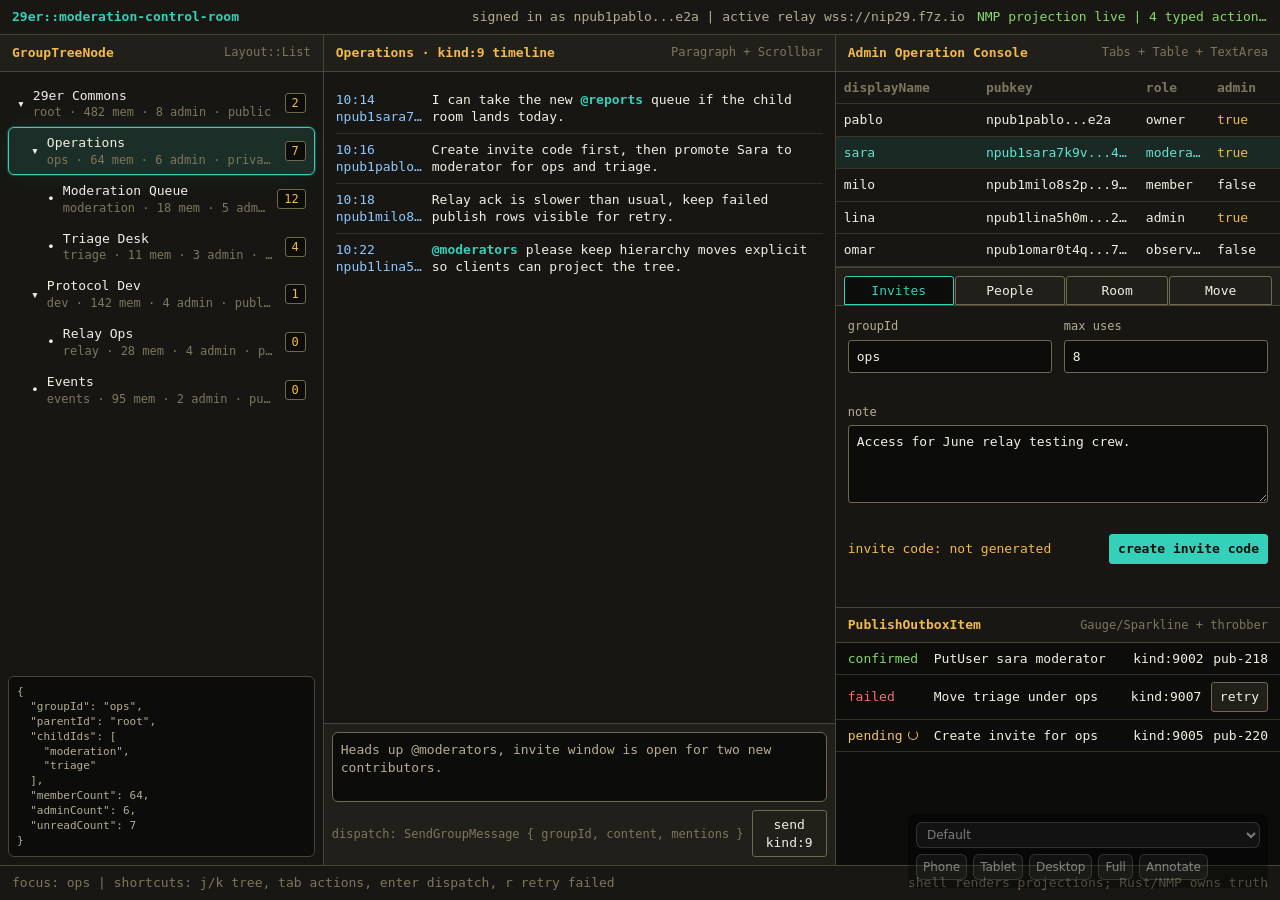
<file: .planning/sketches/004-moderation-control-room/index.html>
<!doctype html>
<html lang="en">
<head>
  <meta charset="utf-8">
  <meta name="viewport" content="width=device-width, initial-scale=1">
  <title>29er TUI Sketch 004 - Moderation Control Room</title>
  <link rel="stylesheet" href="../themes/default.css">
  <style>
    * {
      box-sizing: border-box;
    }

    body {
      margin: 0;
      min-height: 100vh;
      background: var(--color-bg);
      color: var(--color-text);
      font-family: var(--font-mono);
      font-size: 13px;
      line-height: 1.35;
      overflow-x: hidden;
    }

    button,
    input,
    select,
    textarea {
      font: inherit;
    }

    button {
      cursor: pointer;
    }

    .viewport-shell {
      width: 100%;
      min-height: 100vh;
      margin: 0 auto;
      transition: max-width 0.2s ease, box-shadow 0.2s ease;
    }

    .viewport-shell.constrained {
      min-height: calc(100vh - 28px);
      margin: 14px auto;
      border: 1px solid var(--color-border-strong);
      box-shadow: var(--shadow-md);
    }

    .terminal {
      min-height: 100vh;
      background: var(--color-bg);
      display: grid;
      grid-template-rows: auto 1fr auto;
    }

    .topbar {
      display: grid;
      grid-template-columns: minmax(210px, 1fr) auto minmax(180px, 0.65fr);
      gap: var(--space-3);
      align-items: center;
      padding: var(--space-2) var(--space-3);
      border-bottom: 1px solid var(--color-border);
      background: var(--color-surface);
      min-width: 0;
    }

    .brand,
    .session,
    .relay {
      min-width: 0;
      overflow: hidden;
      text-overflow: ellipsis;
      white-space: nowrap;
    }

    .brand {
      color: var(--color-primary);
      font-weight: 800;
      letter-spacing: 0;
    }

    .session {
      color: var(--color-text-muted);
      text-align: center;
    }

    .relay {
      color: var(--color-success);
      text-align: right;
    }

    .main-grid {
      display: grid;
      grid-template-columns: minmax(230px, 0.86fr) minmax(320px, 1.36fr) minmax(330px, 1.18fr);
      min-height: 0;
    }

    .pane {
      min-width: 0;
      min-height: 0;
      border-right: 1px solid var(--color-border);
      background: rgba(24, 23, 19, 0.92);
      display: flex;
      flex-direction: column;
    }

    .pane:last-child {
      border-right: 0;
    }

    .pane-header {
      padding: var(--space-2) var(--space-3);
      border-bottom: 1px solid var(--color-border);
      background: var(--color-surface-2);
      display: flex;
      align-items: center;
      justify-content: space-between;
      gap: var(--space-2);
      min-height: 37px;
    }

    .pane-title {
      color: var(--color-accent);
      font-weight: 800;
      min-width: 0;
      overflow: hidden;
      text-overflow: ellipsis;
      white-space: nowrap;
    }

    .hint {
      color: var(--color-text-faint);
      font-size: var(--text-xs);
      white-space: nowrap;
    }

    .room-tree {
      overflow: auto;
      padding: var(--space-2);
      flex: 1;
    }

    .tree-row {
      width: 100%;
      border: 1px solid transparent;
      background: transparent;
      color: var(--color-text);
      display: grid;
      grid-template-columns: auto 1fr auto;
      align-items: center;
      gap: var(--space-2);
      padding: 6px var(--space-2);
      border-radius: var(--radius-md);
      text-align: left;
      transition: border-color 0.15s ease, background 0.15s ease, color 0.15s ease;
      min-width: 0;
    }

    .tree-row:hover,
    .tree-row:focus-visible {
      outline: none;
      border-color: var(--color-primary);
      background: rgba(53, 208, 186, 0.08);
    }

    .tree-row.active {
      border-color: var(--color-primary);
      background: rgba(53, 208, 186, 0.13);
      box-shadow: var(--shadow-glow);
    }

    .tree-indent-1 { padding-left: 22px; }
    .tree-indent-2 { padding-left: 38px; }
    .tree-indent-3 { padding-left: 54px; }

    .tree-main {
      min-width: 0;
    }

    .tree-name {
      display: block;
      overflow: hidden;
      text-overflow: ellipsis;
      white-space: nowrap;
    }

    .tree-meta {
      display: block;
      color: var(--color-text-faint);
      font-size: var(--text-xs);
      overflow: hidden;
      text-overflow: ellipsis;
      white-space: nowrap;
    }

    .badge {
      display: inline-flex;
      align-items: center;
      justify-content: center;
      min-width: 20px;
      max-width: 52px;
      height: 20px;
      padding: 0 6px;
      border: 1px solid var(--color-border-strong);
      border-radius: var(--radius-sm);
      color: var(--color-accent);
      background: var(--color-code-bg);
      font-size: var(--text-xs);
      overflow: hidden;
      text-overflow: ellipsis;
      white-space: nowrap;
    }

    .projection-box {
      margin: var(--space-2);
      border: 1px solid var(--color-border);
      border-radius: var(--radius-md);
      background: var(--color-code-bg);
      overflow: hidden;
    }

    .projection-box pre {
      margin: 0;
      padding: var(--space-2);
      color: var(--color-text-muted);
      white-space: pre-wrap;
      overflow-wrap: anywhere;
      font-size: 11px;
    }

    .chat-body {
      overflow: auto;
      padding: var(--space-3);
      flex: 1;
      min-height: 0;
    }

    .message {
      display: grid;
      grid-template-columns: minmax(74px, 88px) 1fr;
      gap: var(--space-2);
      padding: 7px 0;
      border-bottom: 1px solid rgba(74, 69, 57, 0.52);
      min-width: 0;
    }

    .message:last-child {
      border-bottom: 0;
    }

    .sender {
      color: var(--color-link);
      overflow: hidden;
      text-overflow: ellipsis;
      white-space: nowrap;
    }

    .message-text {
      min-width: 0;
      overflow-wrap: anywhere;
    }

    .mention {
      color: var(--color-primary);
      font-weight: 800;
    }

    .composer {
      border-top: 1px solid var(--color-border);
      padding: var(--space-2);
      background: var(--color-surface-2);
      display: grid;
      gap: var(--space-2);
    }

    .textarea-shell {
      min-height: 70px;
      border: 1px solid var(--color-border-strong);
      border-radius: var(--radius-md);
      background: var(--color-code-bg);
      color: var(--color-text-muted);
      padding: var(--space-2);
      overflow-wrap: anywhere;
    }

    .status-row,
    .command-row {
      display: flex;
      align-items: center;
      justify-content: space-between;
      gap: var(--space-2);
      min-width: 0;
    }

    .command-row button,
    .form-actions button,
    .retry-btn,
    .tool-btn,
    .tab-btn {
      border: 1px solid var(--color-border-strong);
      background: var(--color-surface-2);
      color: var(--color-text);
      border-radius: var(--radius-sm);
      padding: 5px 8px;
      transition: background 0.15s ease, border-color 0.15s ease, color 0.15s ease, transform 0.15s ease;
      min-width: 0;
    }

    .command-row button:hover,
    .form-actions button:hover,
    .retry-btn:hover,
    .tool-btn:hover,
    .tab-btn:hover {
      border-color: var(--color-primary);
      color: var(--color-primary-hover);
    }

    .command-row button:active,
    .form-actions button:active,
    .retry-btn:active,
    .tool-btn:active,
    .tab-btn:active {
      transform: translateY(1px);
    }

    .admin-content {
      display: grid;
      grid-template-rows: auto auto minmax(178px, 1fr) minmax(150px, 0.86fr);
      min-height: 0;
      flex: 1;
    }

    .member-table-wrap {
      border-bottom: 1px solid var(--color-border);
      overflow: auto;
      min-height: 146px;
      max-height: 32vh;
    }

    table {
      width: 100%;
      border-collapse: collapse;
      table-layout: fixed;
    }

    th,
    td {
      padding: 7px var(--space-2);
      border-bottom: 1px solid rgba(74, 69, 57, 0.65);
      text-align: left;
      overflow: hidden;
      text-overflow: ellipsis;
      white-space: nowrap;
    }

    th {
      color: var(--color-text-faint);
      font-weight: 700;
      background: var(--color-surface);
      position: sticky;
      top: 0;
      z-index: 1;
    }

    tr.member-row {
      cursor: pointer;
      transition: background 0.15s ease, color 0.15s ease;
    }

    tr.member-row:hover,
    tr.member-row.selected {
      background: rgba(53, 208, 186, 0.1);
      color: var(--color-primary-hover);
    }

    .admin-flag {
      color: var(--color-accent);
    }

    .tabs {
      display: flex;
      gap: 1px;
      padding: var(--space-2) var(--space-2) 0;
      border-bottom: 1px solid var(--color-border);
      background: var(--color-surface-2);
      overflow-x: auto;
    }

    .tab-btn {
      flex: 1 0 auto;
      border-bottom-left-radius: 0;
      border-bottom-right-radius: 0;
      max-width: 110px;
      white-space: nowrap;
    }

    .tab-btn.active {
      color: var(--color-primary);
      border-color: var(--color-primary);
      background: var(--color-code-bg);
    }

    .form-panel {
      display: none;
      padding: var(--space-3);
      overflow: auto;
      min-height: 0;
    }

    .form-panel.active {
      display: block;
    }

    .form-grid {
      display: grid;
      grid-template-columns: repeat(2, minmax(0, 1fr));
      gap: var(--space-3);
    }

    .field {
      min-width: 0;
      display: grid;
      gap: 5px;
    }

    .field.full {
      grid-column: 1 / -1;
    }

    label {
      color: var(--color-text-muted);
      font-size: var(--text-xs);
      overflow: hidden;
      text-overflow: ellipsis;
      white-space: nowrap;
    }

    input,
    select,
    textarea {
      width: 100%;
      border: 1px solid var(--color-border-strong);
      border-radius: var(--radius-sm);
      background: var(--color-code-bg);
      color: var(--color-text);
      padding: 7px 8px;
      min-width: 0;
      transition: border-color 0.15s ease, box-shadow 0.15s ease;
    }

    textarea {
      min-height: 78px;
      resize: vertical;
      overflow-wrap: anywhere;
    }

    input:focus,
    select:focus,
    textarea:focus {
      outline: none;
      border-color: var(--color-primary);
      box-shadow: var(--shadow-glow);
    }

    .field.invalid input,
    .field.invalid select,
    .field.invalid textarea {
      border-color: var(--color-danger);
    }

    .error {
      min-height: 14px;
      color: var(--color-danger);
      font-size: 11px;
      overflow-wrap: anywhere;
    }

    .form-actions {
      grid-column: 1 / -1;
      display: flex;
      flex-wrap: wrap;
      gap: var(--space-2);
      align-items: center;
      justify-content: space-between;
      min-width: 0;
    }

    .primary {
      color: var(--color-code-bg) !important;
      background: var(--color-primary) !important;
      border-color: var(--color-primary) !important;
      font-weight: 800;
    }

    .result-code {
      color: var(--color-accent);
      overflow-wrap: anywhere;
    }

    .outbox {
      border-top: 1px solid var(--color-border);
      overflow: auto;
      background: var(--color-code-bg);
    }

    .outbox-header {
      display: flex;
      align-items: center;
      justify-content: space-between;
      gap: var(--space-2);
      padding: var(--space-2) var(--space-3);
      border-bottom: 1px solid var(--color-border);
      background: var(--color-surface);
      position: sticky;
      top: 0;
      z-index: 2;
    }

    .outbox-row {
      display: grid;
      grid-template-columns: 78px minmax(120px, 1fr) 72px auto;
      gap: var(--space-2);
      align-items: center;
      padding: 7px var(--space-3);
      border-bottom: 1px solid rgba(74, 69, 57, 0.65);
      min-width: 0;
    }

    .outbox-row > span {
      min-width: 0;
      overflow: hidden;
      text-overflow: ellipsis;
      white-space: nowrap;
    }

    .status-pending {
      color: var(--color-warning);
    }

    .status-confirmed {
      color: var(--color-success);
    }

    .status-failed {
      color: var(--color-danger);
    }

    .throbber::after {
      content: "";
      display: inline-block;
      width: 8px;
      height: 8px;
      margin-left: 5px;
      border: 1px solid currentColor;
      border-top-color: transparent;
      border-radius: 50%;
      animation: spin 0.8s linear infinite;
    }

    @keyframes spin {
      to { transform: rotate(360deg); }
    }

    .move-preview {
      margin-top: var(--space-3);
      border: 1px solid var(--color-border);
      border-radius: var(--radius-md);
      background: var(--color-code-bg);
      padding: var(--space-2);
      color: var(--color-text-muted);
      overflow-wrap: anywhere;
    }

    .footer {
      display: grid;
      grid-template-columns: minmax(0, 1fr) auto;
      gap: var(--space-3);
      padding: var(--space-2) var(--space-3);
      border-top: 1px solid var(--color-border);
      background: var(--color-surface);
      color: var(--color-text-faint);
      min-width: 0;
    }

    .footer span {
      overflow: hidden;
      text-overflow: ellipsis;
      white-space: nowrap;
    }

    .toast {
      position: fixed;
      left: 50%;
      bottom: 20px;
      transform: translateX(-50%) translateY(20px);
      opacity: 0;
      z-index: 9998;
      max-width: min(520px, calc(100vw - 24px));
      border: 1px solid var(--color-border-strong);
      border-radius: var(--radius-md);
      background: var(--color-code-bg);
      color: var(--color-text);
      padding: var(--space-2) var(--space-3);
      box-shadow: var(--shadow-md);
      transition: opacity 0.18s ease, transform 0.18s ease;
      overflow-wrap: anywhere;
    }

    .toast.show {
      opacity: 1;
      transform: translateX(-50%) translateY(0);
    }

    #sketch-tools {
      position: fixed;
      right: 12px;
      bottom: 12px;
      z-index: 9999;
      display: flex;
      flex-wrap: wrap;
      gap: 6px;
      align-items: center;
      max-width: min(360px, calc(100vw - 24px));
      padding: 8px;
      border-radius: 8px;
      background: rgba(0, 0, 0, 0.74);
      color: #fff;
      font-family: system-ui, sans-serif;
      font-size: 12px;
      opacity: 0.46;
      transition: opacity 0.2s ease;
    }

    #sketch-tools:hover {
      opacity: 1;
    }

    #sketch-tools button,
    #sketch-tools select {
      border: 1px solid rgba(255, 255, 255, 0.28);
      border-radius: 6px;
      background: rgba(255, 255, 255, 0.1);
      color: #fff;
      padding: 4px 6px;
      font-size: 12px;
    }

    #sketch-tools select option {
      color: #111;
    }

    .annotation-tooltip {
      position: fixed;
      z-index: 10000;
      pointer-events: none;
      display: none;
      max-width: 260px;
      padding: 6px 8px;
      border-radius: 6px;
      background: rgba(0, 0, 0, 0.86);
      color: #fff;
      font: 12px system-ui, sans-serif;
    }

    .annotating *:hover {
      outline: 1px dashed rgba(53, 208, 186, 0.75);
      outline-offset: -1px;
    }

    @media (max-width: 1000px) {
      .main-grid {
        grid-template-columns: minmax(190px, 0.8fr) minmax(300px, 1.2fr);
        grid-template-rows: minmax(360px, 1fr) minmax(480px, 1fr);
      }

      .admin-pane {
        grid-column: 1 / -1;
        border-top: 1px solid var(--color-border);
      }
    }

    @media (max-width: 680px) {
      body {
        font-size: 12px;
      }

      .topbar,
      .footer {
        grid-template-columns: 1fr;
      }

      .session,
      .relay {
        text-align: left;
      }

      .main-grid {
        display: block;
      }

      .pane {
        min-height: 460px;
        border-right: 0;
        border-bottom: 1px solid var(--color-border);
      }

      .form-grid {
        grid-template-columns: 1fr;
      }

      .message {
        grid-template-columns: 1fr;
      }

      .outbox-row {
        grid-template-columns: 1fr;
        align-items: start;
      }

      .tabs {
        flex-wrap: wrap;
      }

      .tab-btn {
        max-width: none;
      }
    }
  </style>
</head>
<body>
  <div id="viewportShell" class="viewport-shell">
    <main class="terminal" aria-label="29er moderation control room TUI wireframe">
      <header class="topbar">
        <div class="brand">29er::moderation-control-room</div>
        <div class="session">signed in as npub1pablo...e2a | active relay wss://nip29.f7z.io</div>
        <div class="relay">NMP projection live | 4 typed actions ready</div>
      </header>

      <section class="main-grid">
        <aside class="pane">
          <div class="pane-header">
            <span class="pane-title">GroupTreeNode</span>
            <span class="hint">Layout::List</span>
          </div>
          <div class="room-tree" id="roomTree"></div>
          <div class="projection-box">
            <pre id="projectionDump"></pre>
          </div>
        </aside>

        <section class="pane">
          <div class="pane-header">
            <span class="pane-title" id="timelineTitle">kind:9 timeline</span>
            <span class="hint">Paragraph + Scrollbar</span>
          </div>
          <div class="chat-body" id="chatBody"></div>
          <div class="composer">
            <div class="textarea-shell" contenteditable="true" spellcheck="false" aria-label="Message composer">Heads up @moderators, invite window is open for two new contributors.</div>
            <div class="command-row">
              <span class="hint">dispatch: SendGroupMessage { groupId, content, mentions }</span>
              <button id="sendMessageBtn" type="button">send kind:9</button>
            </div>
          </div>
        </section>

        <section class="pane admin-pane">
          <div class="pane-header">
            <span class="pane-title">Admin Operation Console</span>
            <span class="hint">Tabs + Table + TextArea</span>
          </div>
          <div class="admin-content">
            <div class="member-table-wrap">
              <table aria-label="Group members">
                <thead>
                  <tr>
                    <th style="width:32%">displayName</th>
                    <th style="width:36%">pubkey</th>
                    <th style="width:16%">role</th>
                    <th style="width:16%">admin</th>
                  </tr>
                </thead>
                <tbody id="memberRows"></tbody>
              </table>
            </div>

            <nav class="tabs" aria-label="Action tabs">
              <button class="tab-btn active" type="button" data-tab="invites">Invites</button>
              <button class="tab-btn" type="button" data-tab="people">People</button>
              <button class="tab-btn" type="button" data-tab="room">Room</button>
              <button class="tab-btn" type="button" data-tab="move">Move</button>
            </nav>

            <div>
              <form class="form-panel active" data-panel="invites" novalidate>
                <div class="form-grid">
                  <div class="field">
                    <label for="inviteRoom">groupId</label>
                    <input id="inviteRoom" name="inviteRoom" value="ops" data-required="true">
                    <span class="error"></span>
                  </div>
                  <div class="field">
                    <label for="inviteUses">max uses</label>
                    <input id="inviteUses" name="inviteUses" type="number" min="1" max="50" value="8" data-required="true">
                    <span class="error"></span>
                  </div>
                  <div class="field full">
                    <label for="inviteNote">note</label>
                    <textarea id="inviteNote" name="inviteNote" data-required="true">Access for June relay testing crew.</textarea>
                    <span class="error"></span>
                  </div>
                  <div class="form-actions">
                    <span class="result-code" id="inviteCode">invite code: not generated</span>
                    <button class="primary" type="submit">create invite code</button>
                  </div>
                </div>
              </form>

              <form class="form-panel" data-panel="people" novalidate>
                <div class="form-grid">
                  <div class="field full">
                    <label for="personPubkey">pubkey</label>
                    <input id="personPubkey" name="personPubkey" value="npub1sara7k9v...4wq" data-required="true">
                    <span class="error"></span>
                  </div>
                  <div class="field">
                    <label for="personRole">role</label>
                    <select id="personRole" name="personRole" data-required="true">
                      <option>member</option>
                      <option selected>moderator</option>
                      <option>admin</option>
                      <option>observer</option>
                    </select>
                    <span class="error"></span>
                  </div>
                  <div class="field">
                    <label for="personAdmin">admin flag</label>
                    <select id="personAdmin" name="personAdmin" data-required="true">
                      <option value="false">false</option>
                      <option value="true" selected>true</option>
                    </select>
                    <span class="error"></span>
                  </div>
                  <div class="form-actions">
                    <span class="hint" id="selectedMemberHint">selected: sara</span>
                    <button class="primary" type="submit">put user / add role</button>
                  </div>
                </div>
              </form>

              <form class="form-panel" data-panel="room" novalidate>
                <div class="form-grid">
                  <div class="field">
                    <label for="childParent">parent groupId</label>
                    <input id="childParent" name="childParent" value="ops" data-required="true">
                    <span class="error"></span>
                  </div>
                  <div class="field">
                    <label for="childGroup">new groupId</label>
                    <input id="childGroup" name="childGroup" value="triage" data-required="true">
                    <span class="error"></span>
                  </div>
                  <div class="field full">
                    <label for="childName">display name</label>
                    <input id="childName" name="childName" value="Triage Desk" data-required="true">
                    <span class="error"></span>
                  </div>
                  <div class="form-actions">
                    <span class="hint">dispatch: CreateChildRoom { parentId, groupId, name }</span>
                    <button class="primary" type="submit">create child room</button>
                  </div>
                </div>
              </form>

              <form class="form-panel" data-panel="move" novalidate>
                <div class="form-grid">
                  <div class="field">
                    <label for="moveRoom">room to move</label>
                    <select id="moveRoom" name="moveRoom" data-required="true"></select>
                    <span class="error"></span>
                  </div>
                  <div class="field">
                    <label for="moveParent">new parent</label>
                    <select id="moveParent" name="moveParent" data-required="true"></select>
                    <span class="error"></span>
                  </div>
                  <div class="field full">
                    <label for="moveReason">reason</label>
                    <input id="moveReason" name="moveReason" value="Move moderation queue under active ops branch." data-required="true">
                    <span class="error"></span>
                  </div>
                  <div class="form-actions">
                    <span class="hint">dispatch: SetParentRoom { groupId, parentId }</span>
                    <button class="primary" type="submit">move room</button>
                  </div>
                </div>
                <div class="move-preview" id="movePreview"></div>
              </form>
            </div>

            <div class="outbox" aria-label="Publish outbox">
              <div class="outbox-header">
                <span class="pane-title">PublishOutboxItem</span>
                <span class="hint">Gauge/Sparkline + throbber</span>
              </div>
              <div id="outboxRows"></div>
            </div>
          </div>
        </section>
      </section>

      <footer class="footer">
        <span id="footerStatus">focus: ops | shortcuts: j/k tree, tab actions, enter dispatch, r retry failed</span>
        <span>shell renders projections; Rust/NMP owns truth</span>
      </footer>
    </main>
  </div>

  <div id="sketch-tools" aria-label="Sketch toolbar">
    <select aria-label="Theme switcher" onchange="document.querySelector('link[href*=themes]').href='../themes/'+this.value+'.css'">
      <option value="default">Default</option>
    </select>
    <button type="button" data-width="375">Phone</button>
    <button type="button" data-width="768">Tablet</button>
    <button type="button" data-width="1280">Desktop</button>
    <button type="button" data-width="full">Full</button>
    <button type="button" id="annotateBtn">Annotate</button>
  </div>
  <div class="annotation-tooltip" id="annotationTooltip"></div>
  <div class="toast" id="toast"></div>

  <script>
    const rooms = [
      { groupId: "root", displayName: "29er Commons", parentId: null, childIds: ["ops", "dev", "events"], memberCount: 482, adminCount: 8, isPublic: true, isOpen: true, isBranch: true, lastMessagePreview: "weekly maintainer sync", unreadCount: 2 },
      { groupId: "ops", displayName: "Operations", parentId: "root", childIds: ["moderation", "triage"], memberCount: 64, adminCount: 6, isPublic: false, isOpen: true, isBranch: true, lastMessagePreview: "invite window is open", unreadCount: 7 },
      { groupId: "moderation", displayName: "Moderation Queue", parentId: "ops", childIds: [], memberCount: 18, adminCount: 5, isPublic: false, isOpen: false, isBranch: false, lastMessagePreview: "review @sara escalation", unreadCount: 12 },
      { groupId: "triage", displayName: "Triage Desk", parentId: "ops", childIds: [], memberCount: 11, adminCount: 3, isPublic: false, isOpen: true, isBranch: false, lastMessagePreview: "new report batch", unreadCount: 4 },
      { groupId: "dev", displayName: "Protocol Dev", parentId: "root", childIds: ["relay"], memberCount: 142, adminCount: 4, isPublic: true, isOpen: true, isBranch: true, lastMessagePreview: "kind:9 mention parser", unreadCount: 1 },
      { groupId: "relay", displayName: "Relay Ops", parentId: "dev", childIds: [], memberCount: 28, adminCount: 4, isPublic: false, isOpen: true, isBranch: false, lastMessagePreview: "nip29.f7z.io recovered", unreadCount: 0 },
      { groupId: "events", displayName: "Events", parentId: "root", childIds: [], memberCount: 95, adminCount: 2, isPublic: true, isOpen: true, isBranch: false, lastMessagePreview: "Athens meetup planning", unreadCount: 0 }
    ];

    const messages = [
      { id: "m11", pubkey: "npub1sara7...", content: "I can take the new @reports queue if the child room lands today.", createdAt: "10:14", kind: 9 },
      { id: "m12", pubkey: "npub1pablo...", content: "Create invite code first, then promote Sara to moderator for ops and triage.", createdAt: "10:16", kind: 9 },
      { id: "m13", pubkey: "npub1milo8...", content: "Relay ack is slower than usual, keep failed publish rows visible for retry.", createdAt: "10:18", kind: 9 },
      { id: "m14", pubkey: "npub1lina5...", content: "@moderators please keep hierarchy moves explicit so clients can project the tree.", createdAt: "10:22", kind: 9 }
    ];

    const members = [
      { pubkey: "npub1pablo...e2a", displayName: "pablo", admin: true, role: "owner" },
      { pubkey: "npub1sara7k9v...4wq", displayName: "sara", admin: true, role: "moderator" },
      { pubkey: "npub1milo8s2p...9fh", displayName: "milo", admin: false, role: "member" },
      { pubkey: "npub1lina5h0m...2kd", displayName: "lina", admin: true, role: "admin" },
      { pubkey: "npub1omar0t4q...7pz", displayName: "omar", admin: false, role: "observer" }
    ];

    let selectedRoom = "ops";
    let selectedMember = members[1].pubkey;
    let moveListenersBound = false;
    let outbox = [
      { handle: "pub-218", eventId: "evt9a21", kind: "kind:9002", content: "PutUser sara moderator", status: "confirmed", canRetry: false, relays: ["wss://nip29.f7z.io"] },
      { handle: "pub-219", eventId: "evt9a22", kind: "kind:9007", content: "Move triage under ops", status: "failed", canRetry: true, relays: ["wss://nip29.f7z.io"] },
      { handle: "pub-220", eventId: "pending", kind: "kind:9005", content: "Create invite for ops", status: "pending", canRetry: false, relays: ["wss://nip29.f7z.io"] }
    ];

    const $ = (selector) => document.querySelector(selector);
    const $$ = (selector) => Array.from(document.querySelectorAll(selector));

    function roomDepth(room) {
      let depth = 0;
      let cursor = room;
      while (cursor.parentId) {
        depth += 1;
        cursor = rooms.find((candidate) => candidate.groupId === cursor.parentId);
        if (!cursor) break;
      }
      return Math.min(depth, 3);
    }

    function renderTree() {
      const tree = $("#roomTree");
      tree.innerHTML = "";
      rooms.forEach((room) => {
        const row = document.createElement("button");
        row.type = "button";
        row.className = `tree-row tree-indent-${roomDepth(room)}${room.groupId === selectedRoom ? " active" : ""}`;
        row.innerHTML = `
          <span>${room.isBranch ? "▾" : "•"}</span>
          <span class="tree-main">
            <span class="tree-name">${room.displayName}</span>
            <span class="tree-meta">${room.groupId} · ${room.memberCount} mem · ${room.adminCount} admin · ${room.isPublic ? "public" : "private"}</span>
          </span>
          <span class="badge">${room.unreadCount}</span>
        `;
        row.addEventListener("click", () => {
          selectedRoom = room.groupId;
          $("#inviteRoom").value = room.groupId;
          $("#childParent").value = room.groupId;
          renderAll();
          showToast(`selected ${room.displayName}`);
        });
        tree.appendChild(row);
      });
    }

    function renderProjection() {
      const room = rooms.find((candidate) => candidate.groupId === selectedRoom);
      $("#projectionDump").textContent = JSON.stringify({
        groupId: room.groupId,
        parentId: room.parentId,
        childIds: room.childIds,
        memberCount: room.memberCount,
        adminCount: room.adminCount,
        unreadCount: room.unreadCount
      }, null, 2);
      $("#timelineTitle").textContent = `${room.displayName} · kind:9 timeline`;
      $("#footerStatus").textContent = `focus: ${room.groupId} | shortcuts: j/k tree, tab actions, enter dispatch, r retry failed`;
    }

    function renderMessages() {
      $("#chatBody").innerHTML = messages.map((message) => `
        <article class="message">
          <div class="sender">${message.createdAt}<br>${message.pubkey}</div>
          <div class="message-text">${message.content.replace(/(@[a-z]+)/g, '<span class="mention">$1</span>')}</div>
        </article>
      `).join("");
    }

    function renderMembers() {
      $("#memberRows").innerHTML = members.map((member) => `
        <tr class="member-row${member.pubkey === selectedMember ? " selected" : ""}" data-pubkey="${member.pubkey}">
          <td>${member.displayName}</td>
          <td>${member.pubkey}</td>
          <td>${member.role}</td>
          <td class="${member.admin ? "admin-flag" : ""}">${member.admin ? "true" : "false"}</td>
        </tr>
      `).join("");
      $$(".member-row").forEach((row) => {
        row.addEventListener("click", () => {
          selectedMember = row.dataset.pubkey;
          const member = members.find((candidate) => candidate.pubkey === selectedMember);
          $("#personPubkey").value = member.pubkey;
          $("#personRole").value = member.role === "owner" ? "admin" : member.role;
          $("#personAdmin").value = String(member.admin);
          $("#selectedMemberHint").textContent = `selected: ${member.displayName}`;
          renderMembers();
          showTab("people");
        });
      });
    }

    function renderMoveOptions() {
      const roomSelect = $("#moveRoom");
      const parentSelect = $("#moveParent");
      const previousRoom = roomSelect.value || "moderation";
      const previousParent = parentSelect.value;
      roomSelect.innerHTML = rooms.filter((room) => room.groupId !== "root").map((room) => `
        <option value="${room.groupId}">${room.displayName} (${room.groupId})</option>
      `).join("");
      parentSelect.innerHTML = `<option value="">root</option>` + rooms.filter((room) => room.isBranch).map((room) => `
        <option value="${room.groupId}">${room.displayName} (${room.groupId})</option>
      `).join("");
      roomSelect.value = rooms.some((room) => room.groupId === previousRoom) ? previousRoom : "moderation";
      parentSelect.value = rooms.some((room) => room.groupId === previousParent) ? previousParent : "";
      if (!moveListenersBound) {
        roomSelect.addEventListener("change", updateMovePreview);
        parentSelect.addEventListener("change", updateMovePreview);
        moveListenersBound = true;
      }
      updateMovePreview();
    }

    function updateMovePreview() {
      const groupId = $("#moveRoom").value;
      const parentId = $("#moveParent").value || null;
      const room = rooms.find((candidate) => candidate.groupId === groupId);
      const parent = parentId ? rooms.find((candidate) => candidate.groupId === parentId) : null;
      $("#movePreview").textContent = `${room.displayName} moves from ${room.parentId || "root"} to ${parent ? parent.groupId : "root"}. Tree preview will update after publish confirmation.`;
    }

    function renderOutbox() {
      $("#outboxRows").innerHTML = outbox.map((item) => `
        <div class="outbox-row">
          <span class="${item.status === "pending" ? "status-pending throbber" : `status-${item.status}`}">${item.status}</span>
          <span title="${item.content}">${item.content}</span>
          <span>${item.kind}</span>
          <span>${item.canRetry ? `<button class="retry-btn" type="button" data-handle="${item.handle}">retry</button>` : item.handle}</span>
        </div>
      `).join("");
      $$(".retry-btn").forEach((button) => {
        button.addEventListener("click", () => retryItem(button.dataset.handle));
      });
    }

    function validateField(field) {
      const control = field.querySelector("input, select, textarea");
      const error = field.querySelector(".error");
      const value = (control.value || "").trim();
      let message = "";
      if (control.dataset.required && !value) message = "required";
      if (control.type === "number") {
        const min = Number(control.min || 0);
        const max = Number(control.max || 999999);
        const current = Number(control.value);
        if (Number.isNaN(current) || current < min || current > max) message = `range ${min}-${max}`;
      }
      field.classList.toggle("invalid", Boolean(message));
      if (error) error.textContent = message;
      return !message;
    }

    function validateForm(form) {
      return Array.from(form.querySelectorAll(".field")).every(validateField);
    }

    function enqueue(content, kind, onConfirm) {
      const handle = `pub-${Math.floor(300 + Math.random() * 700)}`;
      const item = { handle, eventId: "pending", kind, content, status: "pending", canRetry: false, relays: ["wss://nip29.f7z.io"] };
      outbox.unshift(item);
      renderOutbox();
      showToast(`queued ${content}`);
      setTimeout(() => {
        const shouldFail = content.includes("Move") ? Math.random() < 0.45 : Math.random() < 0.18;
        item.status = shouldFail ? "failed" : "confirmed";
        item.canRetry = shouldFail;
        item.eventId = shouldFail ? "n/a" : `evt${Math.random().toString(16).slice(2, 8)}`;
        if (!shouldFail && onConfirm) onConfirm();
        renderAll();
        showToast(`${item.status}: ${content}`);
      }, 900);
    }

    function retryItem(handle) {
      const item = outbox.find((candidate) => candidate.handle === handle);
      if (!item) return;
      item.status = "pending";
      item.canRetry = false;
      renderOutbox();
      showToast(`retrying ${item.content}`);
      setTimeout(() => {
        item.status = "confirmed";
        item.eventId = `evt${Math.random().toString(16).slice(2, 8)}`;
        renderOutbox();
        showToast(`confirmed: ${item.content}`);
      }, 800);
    }

    function showTab(tab) {
      $$(".tab-btn").forEach((button) => button.classList.toggle("active", button.dataset.tab === tab));
      $$(".form-panel").forEach((panel) => panel.classList.toggle("active", panel.dataset.panel === tab));
    }

    function showToast(message) {
      const toast = $("#toast");
      toast.textContent = message;
      toast.classList.add("show");
      clearTimeout(showToast.timer);
      showToast.timer = setTimeout(() => toast.classList.remove("show"), 1800);
    }

    function renderAll() {
      renderTree();
      renderProjection();
      renderMessages();
      renderMembers();
      renderOutbox();
    }

    $$(".tab-btn").forEach((button) => {
      button.addEventListener("click", () => showTab(button.dataset.tab));
    });

    $$(".field").forEach((field) => {
      const control = field.querySelector("input, select, textarea");
      control.addEventListener("blur", () => validateField(field));
    });

    $("form[data-panel='invites']").addEventListener("submit", (event) => {
      event.preventDefault();
      const form = event.currentTarget;
      if (!validateForm(form)) return showToast("fix invite fields");
      const code = `29ER-${$("#inviteRoom").value.toUpperCase()}-${Math.random().toString(36).slice(2, 8).toUpperCase()}`;
      $("#inviteCode").textContent = `invite code: ${code}`;
      enqueue(`Create invite ${code}`, "kind:9005");
    });

    $("form[data-panel='people']").addEventListener("submit", (event) => {
      event.preventDefault();
      const form = event.currentTarget;
      if (!validateForm(form)) return showToast("fix people fields");
      const pubkey = $("#personPubkey").value.trim();
      const role = $("#personRole").value;
      const admin = $("#personAdmin").value === "true";
      const member = members.find((candidate) => candidate.pubkey === pubkey);
      enqueue(`PutUser ${pubkey} ${role}`, "kind:9002", () => {
        if (member) {
          member.role = role;
          member.admin = admin;
        } else {
          members.push({ pubkey, displayName: pubkey.slice(0, 10), admin, role });
        }
      });
    });

    $("form[data-panel='room']").addEventListener("submit", (event) => {
      event.preventDefault();
      const form = event.currentTarget;
      if (!validateForm(form)) return showToast("fix room fields");
      const parentId = $("#childParent").value.trim();
      const groupId = $("#childGroup").value.trim();
      const displayName = $("#childName").value.trim();
      enqueue(`CreateChildRoom ${groupId}`, "kind:9004", () => {
        if (!rooms.find((room) => room.groupId === groupId)) {
          rooms.push({ groupId, displayName, parentId, childIds: [], memberCount: 1, adminCount: 1, isPublic: false, isOpen: true, isBranch: false, lastMessagePreview: "new child room", unreadCount: 0 });
          const parent = rooms.find((room) => room.groupId === parentId);
          if (parent && !parent.childIds.includes(groupId)) {
            parent.childIds.push(groupId);
            parent.isBranch = true;
          }
          renderMoveOptions();
        }
      });
    });

    $("form[data-panel='move']").addEventListener("submit", (event) => {
      event.preventDefault();
      const form = event.currentTarget;
      if (!validateForm(form)) return showToast("fix move fields");
      const groupId = $("#moveRoom").value;
      const parentId = $("#moveParent").value || null;
      enqueue(`Move ${groupId} to ${parentId || "root"}`, "kind:9007", () => {
        const room = rooms.find((candidate) => candidate.groupId === groupId);
        const oldParent = rooms.find((candidate) => candidate.groupId === room.parentId);
        if (oldParent) oldParent.childIds = oldParent.childIds.filter((id) => id !== groupId);
        const newParent = rooms.find((candidate) => candidate.groupId === parentId);
        if (newParent && !newParent.childIds.includes(groupId)) newParent.childIds.push(groupId);
        room.parentId = parentId;
      });
    });

    $("#sendMessageBtn").addEventListener("click", () => {
      const text = $(".textarea-shell").innerText.trim();
      if (!text) return showToast("message is empty");
      messages.push({ id: `m${messages.length + 20}`, pubkey: "npub1pablo...", content: text, createdAt: "now", kind: 9 });
      enqueue(`Send kind:9 to ${selectedRoom}`, "kind:9");
      $(".textarea-shell").innerText = "";
      renderMessages();
    });

    $$("#sketch-tools button[data-width]").forEach((button) => {
      button.addEventListener("click", () => {
        const shell = $("#viewportShell");
        const width = button.dataset.width;
        shell.classList.toggle("constrained", width !== "full");
        shell.style.maxWidth = width === "full" ? "none" : `${width}px`;
      });
    });

    $("#annotateBtn").addEventListener("click", () => {
      document.body.classList.toggle("annotating");
      showToast(document.body.classList.contains("annotating") ? "annotation mode on" : "annotation mode off");
    });

    document.addEventListener("mousemove", (event) => {
      const tooltip = $("#annotationTooltip");
      if (!document.body.classList.contains("annotating") || event.target.closest("#sketch-tools")) {
        tooltip.style.display = "none";
        return;
      }
      const styles = getComputedStyle(event.target);
      tooltip.style.display = "block";
      tooltip.style.left = `${Math.min(event.clientX + 12, window.innerWidth - 270)}px`;
      tooltip.style.top = `${Math.min(event.clientY + 12, window.innerHeight - 72)}px`;
      tooltip.textContent = `font ${styles.fontSize} · bg ${styles.backgroundColor} · color ${styles.color} · pad ${styles.paddingTop}`;
    });

    renderMoveOptions();
    renderAll();
  </script>
</body>
</html>
</file>
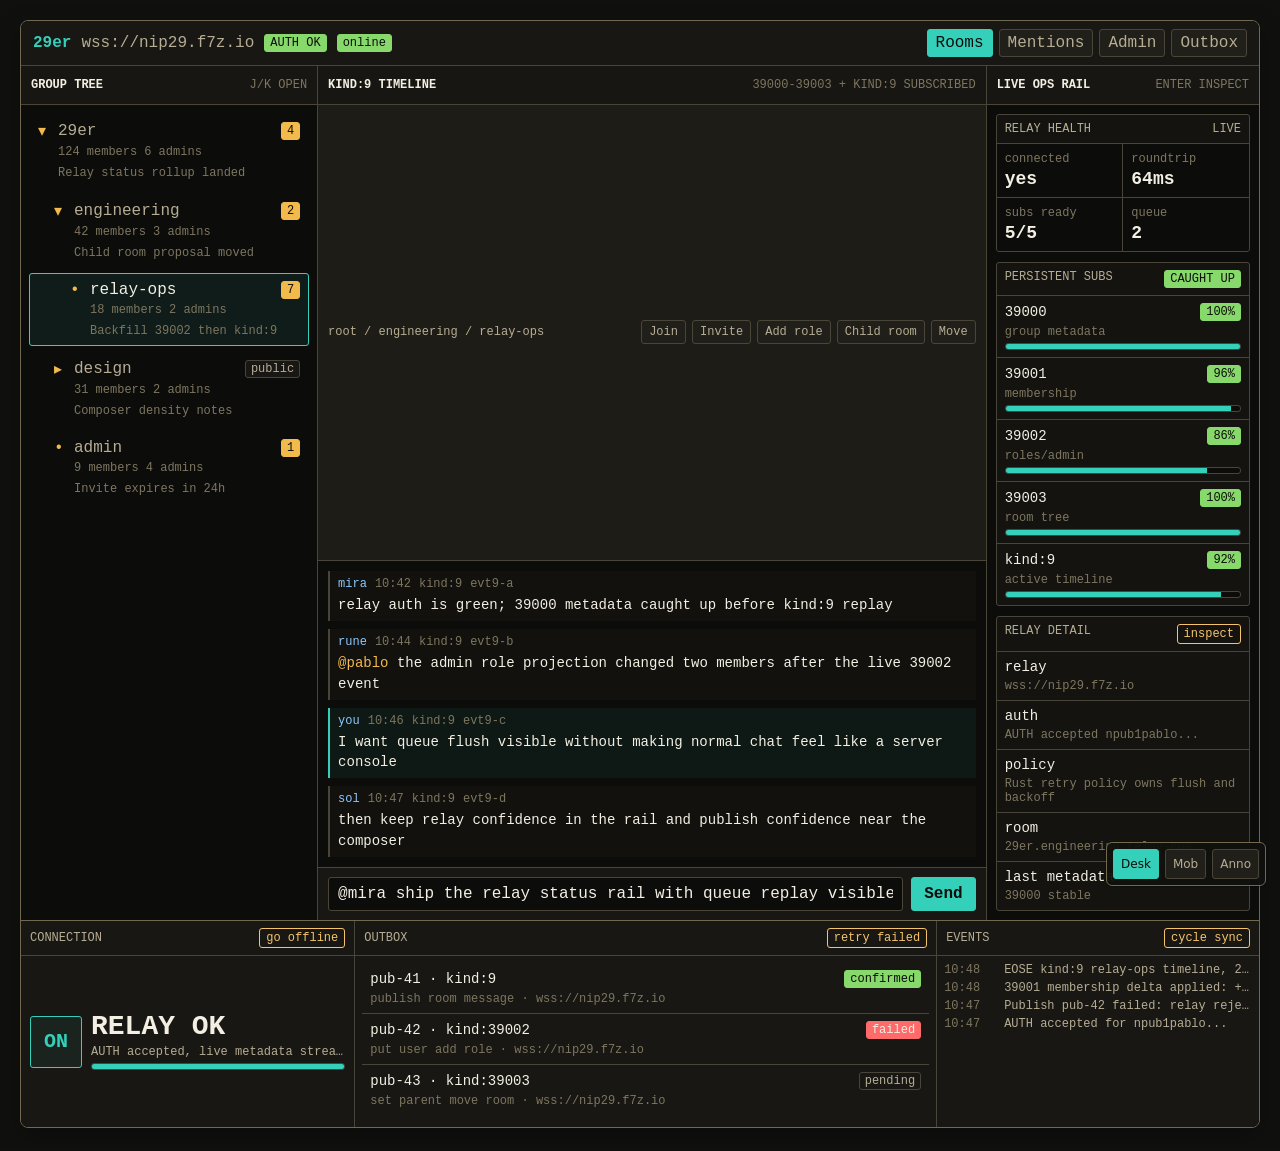
<file: .planning/sketches/005-relay-aware-flow/index.html>
<!doctype html>
<html lang="en">
<head>
  <meta charset="utf-8">
  <meta name="viewport" content="width=device-width, initial-scale=1">
  <title>29er TUI Sketch 005 - Relay Aware Flow</title>
  <link rel="stylesheet" href="../themes/default.css">
  <style>
    * {
      box-sizing: border-box;
    }

    html,
    body {
      min-height: 100%;
      margin: 0;
      background: var(--color-bg);
      color: var(--color-text);
      font-family: var(--font-sans);
      letter-spacing: 0;
    }

    body {
      overflow-x: hidden;
    }

    button,
    input {
      font: inherit;
    }

    button {
      cursor: pointer;
    }

    .stage {
      min-height: 100vh;
      padding: clamp(8px, 1.8vw, 20px);
      display: grid;
      place-items: stretch;
    }

    .terminal {
      width: min(1680px, 100%);
      min-height: calc(100vh - clamp(16px, 3.6vw, 40px));
      margin: 0 auto;
      border: 1px solid var(--color-border-strong);
      border-radius: var(--radius-lg);
      background: var(--color-code-bg);
      box-shadow: var(--shadow-md);
      display: grid;
      grid-template-rows: auto 1fr minmax(150px, 23vh);
      overflow: hidden;
      font-family: var(--font-mono);
    }

    .topbar {
      min-height: 44px;
      border-bottom: 1px solid var(--color-border);
      background: var(--color-surface);
      display: grid;
      grid-template-columns: minmax(0, 1fr) auto;
      align-items: center;
      gap: 12px;
      padding: 8px 12px;
    }

    .brandline {
      display: flex;
      align-items: center;
      min-width: 0;
      gap: 10px;
      white-space: nowrap;
      overflow: hidden;
    }

    .brand {
      color: var(--color-primary);
      font-weight: 800;
    }

    .server {
      color: var(--color-text-muted);
      overflow: hidden;
      text-overflow: ellipsis;
    }

    .tabs {
      display: flex;
      align-items: center;
      gap: 6px;
      min-width: 0;
    }

    .tab {
      border: 1px solid var(--color-border);
      border-radius: var(--radius-sm);
      padding: 4px 8px;
      color: var(--color-text-muted);
      background: var(--color-surface-2);
      white-space: nowrap;
    }

    .tab.active {
      color: var(--color-code-bg);
      border-color: var(--color-primary);
      background: var(--color-primary);
    }

    .workspace {
      min-height: 0;
      display: grid;
      grid-template-columns: minmax(220px, 24%) minmax(360px, 1fr) minmax(260px, 22%);
      background: var(--color-code-bg);
    }

    .pane {
      min-width: 0;
      min-height: 0;
      border-right: 1px solid var(--color-border);
      display: grid;
      grid-template-rows: auto 1fr;
      overflow: hidden;
    }

    .pane:last-child {
      border-right: 0;
    }

    .pane-header {
      min-height: 39px;
      border-bottom: 1px solid var(--color-border);
      background: rgba(24, 23, 19, 0.94);
      padding: 8px 10px;
      display: flex;
      align-items: center;
      justify-content: space-between;
      gap: 8px;
      color: var(--color-text-muted);
      font-size: var(--text-xs);
      text-transform: uppercase;
    }

    .pane-title {
      color: var(--color-text);
      font-weight: 800;
      min-width: 0;
      overflow: hidden;
      text-overflow: ellipsis;
      white-space: nowrap;
    }

    .keyhint {
      color: var(--color-text-faint);
      white-space: nowrap;
    }

    .tree-list,
    .chat-scroll,
    .side-scroll,
    .console-scroll {
      min-height: 0;
      overflow: auto;
      scrollbar-color: var(--color-border-strong) var(--color-code-bg);
      scrollbar-width: thin;
    }

    .tree-list {
      padding: 8px;
    }

    .room {
      border: 1px solid transparent;
      border-radius: var(--radius-sm);
      margin-bottom: 5px;
      padding: 7px 8px;
      display: grid;
      gap: 4px;
      color: var(--color-text-muted);
      background: transparent;
      width: 100%;
      text-align: left;
    }

    .room.active {
      border-color: var(--color-primary);
      background: rgba(53, 208, 186, 0.08);
      color: var(--color-text);
    }

    .room:hover {
      border-color: var(--color-border-strong);
    }

    .room-line {
      display: grid;
      grid-template-columns: auto minmax(0, 1fr) auto;
      align-items: center;
      gap: 6px;
      min-width: 0;
    }

    .twisty {
      color: var(--color-accent);
      width: 14px;
    }

    .room-name,
    .message-content,
    .clip {
      min-width: 0;
      overflow: hidden;
      text-overflow: ellipsis;
      white-space: nowrap;
    }

    .room-meta {
      color: var(--color-text-faint);
      font-size: var(--text-xs);
      display: flex;
      gap: 7px;
      flex-wrap: wrap;
      padding-left: 20px;
    }

    .badge {
      border: 1px solid var(--color-border);
      border-radius: var(--radius-sm);
      padding: 1px 5px;
      color: var(--color-text-muted);
      background: var(--color-surface);
      white-space: nowrap;
      font-size: var(--text-xs);
    }

    .badge.hot {
      color: var(--color-code-bg);
      background: var(--color-accent);
      border-color: var(--color-accent);
    }

    .badge.ok {
      color: var(--color-code-bg);
      background: var(--color-success);
      border-color: var(--color-success);
    }

    .badge.warn {
      color: var(--color-code-bg);
      background: var(--color-warning);
      border-color: var(--color-warning);
    }

    .badge.bad {
      color: var(--color-text);
      background: var(--color-danger);
      border-color: var(--color-danger);
    }

    .chat-pane {
      grid-template-rows: auto 1fr auto;
    }

    .room-context {
      padding: 8px 10px;
      border-bottom: 1px solid var(--color-border);
      background: rgba(33, 31, 25, 0.86);
      display: grid;
      grid-template-columns: minmax(0, 1fr) auto;
      gap: 10px;
      align-items: center;
    }

    .path {
      color: var(--color-text-muted);
      font-size: var(--text-xs);
      min-width: 0;
      overflow: hidden;
      text-overflow: ellipsis;
      white-space: nowrap;
    }

    .actions {
      display: flex;
      gap: 6px;
      flex-wrap: wrap;
      justify-content: flex-end;
    }

    .action {
      border: 1px solid var(--color-border);
      border-radius: var(--radius-sm);
      background: var(--color-surface-2);
      color: var(--color-text-muted);
      padding: 4px 7px;
      white-space: nowrap;
      font-size: var(--text-xs);
    }

    .action:hover,
    .toolbar button:hover {
      border-color: var(--color-primary);
      color: var(--color-text);
    }

    .chat-scroll {
      padding: 10px;
      display: flex;
      flex-direction: column;
      gap: 8px;
    }

    .message {
      border-left: 2px solid var(--color-border);
      padding: 6px 8px;
      background: rgba(24, 23, 19, 0.5);
      display: grid;
      gap: 4px;
    }

    .message.own {
      border-color: var(--color-primary);
      background: rgba(53, 208, 186, 0.06);
    }

    .message.pending {
      border-color: var(--color-warning);
      background: rgba(245, 195, 107, 0.06);
    }

    .message-head {
      display: flex;
      align-items: center;
      gap: 8px;
      min-width: 0;
      color: var(--color-text-faint);
      font-size: var(--text-xs);
    }

    .author {
      color: var(--color-link);
      min-width: 0;
      overflow: hidden;
      text-overflow: ellipsis;
      white-space: nowrap;
    }

    .message-content {
      color: var(--color-text);
      white-space: normal;
      overflow-wrap: anywhere;
      line-height: 1.45;
      font-size: var(--text-sm);
    }

    .mention {
      color: var(--color-accent);
    }

    .composer {
      border-top: 1px solid var(--color-border);
      background: var(--color-surface);
      padding: 9px 10px;
      display: grid;
      grid-template-columns: minmax(0, 1fr) auto;
      gap: 8px;
      align-items: center;
    }

    .composer-input {
      border: 1px solid var(--color-border);
      border-radius: var(--radius-sm);
      background: var(--color-code-bg);
      color: var(--color-text);
      min-height: 34px;
      padding: 7px 9px;
      width: 100%;
      min-width: 0;
    }

    .composer-input:focus {
      outline: 1px solid var(--color-primary);
      border-color: var(--color-primary);
    }

    .send {
      border: 1px solid var(--color-primary);
      border-radius: var(--radius-sm);
      background: var(--color-primary);
      color: var(--color-code-bg);
      min-height: 34px;
      padding: 0 12px;
      font-weight: 800;
      white-space: nowrap;
    }

    .side-scroll {
      padding: 9px;
      display: grid;
      align-content: start;
      gap: 10px;
    }

    .panel {
      border: 1px solid var(--color-border);
      border-radius: var(--radius-sm);
      background: rgba(24, 23, 19, 0.72);
      overflow: hidden;
    }

    .panel-title {
      border-bottom: 1px solid var(--color-border);
      color: var(--color-text-muted);
      padding: 7px 8px;
      display: flex;
      justify-content: space-between;
      gap: 8px;
      font-size: var(--text-xs);
      text-transform: uppercase;
    }

    .metric-grid {
      display: grid;
      grid-template-columns: 1fr 1fr;
      gap: 1px;
      background: var(--color-border);
    }

    .metric {
      min-width: 0;
      background: var(--color-code-bg);
      padding: 8px;
      display: grid;
      gap: 3px;
    }

    .metric-label {
      color: var(--color-text-faint);
      font-size: var(--text-xs);
      white-space: nowrap;
      overflow: hidden;
      text-overflow: ellipsis;
    }

    .metric-value {
      color: var(--color-text);
      font-size: var(--text-lg);
      font-weight: 800;
      white-space: nowrap;
      overflow: hidden;
      text-overflow: ellipsis;
    }

    .sub-list,
    .outbox-list,
    .detail-list {
      display: grid;
      gap: 0;
    }

    .row {
      min-width: 0;
      padding: 7px 8px;
      border-top: 1px solid var(--color-border);
      display: grid;
      gap: 4px;
    }

    .row:first-child {
      border-top: 0;
    }

    .row-top {
      min-width: 0;
      display: flex;
      justify-content: space-between;
      gap: 8px;
      align-items: center;
    }

    .row-name {
      min-width: 0;
      color: var(--color-text);
      overflow: hidden;
      text-overflow: ellipsis;
      white-space: nowrap;
      font-size: var(--text-sm);
    }

    .row-sub {
      color: var(--color-text-faint);
      font-size: var(--text-xs);
      overflow-wrap: anywhere;
    }

    .bar {
      height: 7px;
      border: 1px solid var(--color-border);
      border-radius: var(--radius-sm);
      overflow: hidden;
      background: var(--color-code-bg);
    }

    .bar > span {
      display: block;
      height: 100%;
      width: var(--value, 50%);
      background: var(--color-primary);
    }

    .console {
      min-height: 0;
      border-top: 1px solid var(--color-border-strong);
      display: grid;
      grid-template-columns: minmax(310px, 27%) 1fr minmax(280px, 26%);
      background: var(--color-surface);
    }

    .console-section {
      min-width: 0;
      min-height: 0;
      border-right: 1px solid var(--color-border);
      display: grid;
      grid-template-rows: auto 1fr;
    }

    .console-section:last-child {
      border-right: 0;
    }

    .console-head {
      min-height: 34px;
      border-bottom: 1px solid var(--color-border);
      padding: 7px 9px;
      display: flex;
      justify-content: space-between;
      align-items: center;
      gap: 8px;
      color: var(--color-text-muted);
      font-size: var(--text-xs);
      text-transform: uppercase;
    }

    .big-state {
      display: grid;
      grid-template-columns: auto minmax(0, 1fr);
      align-items: center;
      gap: 9px;
      padding: 9px;
      min-width: 0;
    }

    .state-glyph {
      width: 52px;
      height: 52px;
      border: 1px solid var(--color-primary);
      border-radius: var(--radius-sm);
      display: grid;
      place-items: center;
      color: var(--color-primary);
      font-weight: 900;
      font-size: 20px;
      background: rgba(53, 208, 186, 0.06);
      animation: pulse 1.8s ease-in-out infinite;
    }

    .state-glyph.offline {
      border-color: var(--color-danger);
      color: var(--color-danger);
      background: rgba(255, 107, 107, 0.06);
      animation: none;
    }

    @keyframes pulse {
      0%, 100% { box-shadow: 0 0 0 0 rgba(53, 208, 186, 0.3); }
      50% { box-shadow: 0 0 0 5px rgba(53, 208, 186, 0); }
    }

    .state-copy {
      min-width: 0;
      display: grid;
      gap: 4px;
    }

    .state-title {
      font-size: clamp(18px, 2.5vw, 28px);
      font-weight: 900;
      line-height: 1;
      color: var(--color-text);
      overflow: hidden;
      text-overflow: ellipsis;
      white-space: nowrap;
    }

    .state-sub {
      color: var(--color-text-muted);
      font-size: var(--text-xs);
      overflow: hidden;
      text-overflow: ellipsis;
      white-space: nowrap;
    }

    .console-scroll {
      padding: 7px;
    }

    .event-log {
      display: grid;
      gap: 4px;
      font-size: var(--text-xs);
    }

    .event {
      min-width: 0;
      display: grid;
      grid-template-columns: 52px minmax(0, 1fr);
      gap: 8px;
      color: var(--color-text-muted);
    }

    .event-time {
      color: var(--color-text-faint);
      white-space: nowrap;
    }

    .event-line {
      min-width: 0;
      overflow: hidden;
      text-overflow: ellipsis;
      white-space: nowrap;
    }

    .retry {
      border: 1px solid var(--color-warning);
      border-radius: var(--radius-sm);
      color: var(--color-warning);
      background: transparent;
      padding: 2px 6px;
      font-size: var(--text-xs);
    }

    .toolbar {
      position: fixed;
      right: 14px;
      bottom: 14px;
      z-index: 10;
      display: flex;
      gap: 6px;
      padding: 6px;
      border: 1px solid var(--color-border-strong);
      border-radius: var(--radius-md);
      background: rgba(16, 16, 14, 0.95);
      box-shadow: var(--shadow-sm);
    }

    .toolbar button {
      border: 1px solid var(--color-border);
      border-radius: var(--radius-sm);
      color: var(--color-text-muted);
      background: var(--color-surface-2);
      min-width: 34px;
      min-height: 30px;
      padding: 3px 7px;
      font-size: var(--text-xs);
    }

    .toolbar button.active {
      border-color: var(--color-primary);
      color: var(--color-code-bg);
      background: var(--color-primary);
    }

    .annotations .note {
      display: block;
    }

    .note {
      display: none;
      border-top: 1px dashed var(--color-border-strong);
      color: var(--color-accent);
      padding: 6px 8px;
      font-size: var(--text-xs);
      line-height: 1.35;
      background: rgba(242, 185, 75, 0.06);
    }

    .compact .terminal {
      max-width: 390px;
      min-height: 820px;
    }

    .compact .topbar {
      grid-template-columns: 1fr;
    }

    .compact .workspace {
      grid-template-columns: 1fr;
      grid-template-rows: auto minmax(390px, 1fr) auto;
    }

    .compact .pane {
      border-right: 0;
      border-bottom: 1px solid var(--color-border);
    }

    .compact .pane.tree-pane,
    .compact .pane.ops-pane {
      max-height: 250px;
    }

    .compact .console {
      grid-template-columns: 1fr;
      max-height: none;
    }

    .compact .console-section {
      border-right: 0;
      border-bottom: 1px solid var(--color-border);
    }

    .compact .console-section:last-child {
      border-bottom: 0;
    }

    .compact .room-context,
    .compact .composer {
      grid-template-columns: 1fr;
    }

    .compact .actions {
      justify-content: flex-start;
    }

    @media (max-width: 920px) {
      .stage {
        padding: 6px;
      }

      .terminal {
        min-height: calc(100vh - 12px);
        grid-template-rows: auto 1fr auto;
      }

      .topbar {
        grid-template-columns: 1fr;
      }

      .workspace {
        grid-template-columns: 1fr;
        grid-template-rows: auto minmax(430px, 1fr) auto;
      }

      .pane {
        border-right: 0;
        border-bottom: 1px solid var(--color-border);
      }

      .tree-pane,
      .ops-pane {
        max-height: 245px;
      }

      .console {
        grid-template-columns: 1fr;
      }

      .console-section {
        border-right: 0;
        border-bottom: 1px solid var(--color-border);
      }

      .console-section:last-child {
        border-bottom: 0;
      }
    }

    @media (max-width: 560px) {
      .tabs {
        overflow-x: auto;
      }

      .toolbar {
        right: 8px;
        bottom: 8px;
      }

      .state-title {
        font-size: 18px;
      }

      .metric-grid {
        grid-template-columns: 1fr;
      }
    }
  </style>
</head>
<body>
  <main class="stage" id="stage">
    <section class="terminal" aria-label="29er relay aware terminal mock">
      <header class="topbar">
        <div class="brandline">
          <span class="brand">29er</span>
          <span class="server" id="relayUrl">wss://nip29.f7z.io</span>
          <span class="badge ok" id="authBadge">AUTH OK</span>
          <span class="badge" id="modeBadge">online</span>
        </div>
        <nav class="tabs" aria-label="Ratatui tabs">
          <span class="tab active">Rooms</span>
          <span class="tab">Mentions</span>
          <span class="tab">Admin</span>
          <span class="tab">Outbox</span>
        </nav>
      </header>

      <section class="workspace">
        <aside class="pane tree-pane">
          <div class="pane-header">
            <span class="pane-title">Group Tree</span>
            <span class="keyhint">j/k open</span>
          </div>
          <div class="tree-list" id="treeList"></div>
        </aside>

        <section class="pane chat-pane">
          <div class="pane-header">
            <span class="pane-title">kind:9 Timeline</span>
            <span class="keyhint">39000-39003 + kind:9 subscribed</span>
          </div>
          <div class="room-context">
            <div class="path" id="roomPath">root / engineering / relay-ops</div>
            <div class="actions">
              <button class="action" type="button">Join</button>
              <button class="action" type="button">Invite</button>
              <button class="action" type="button">Add role</button>
              <button class="action" type="button">Child room</button>
              <button class="action" type="button">Move</button>
            </div>
          </div>
          <div class="chat-scroll" id="chatScroll"></div>
          <form class="composer" id="composer">
            <input class="composer-input" id="composerInput" autocomplete="off" value="@mira ship the relay status rail with queue replay visible" aria-label="Message composer">
            <button class="send" type="submit">Send</button>
          </form>
        </section>

        <aside class="pane ops-pane">
          <div class="pane-header">
            <span class="pane-title">Live Ops Rail</span>
            <span class="keyhint">enter inspect</span>
          </div>
          <div class="side-scroll">
            <section class="panel">
              <div class="panel-title"><span>Relay Health</span><span id="relayStamp">now</span></div>
              <div class="metric-grid">
                <div class="metric">
                  <span class="metric-label">connected</span>
                  <span class="metric-value" id="connectedValue">yes</span>
                </div>
                <div class="metric">
                  <span class="metric-label">roundtrip</span>
                  <span class="metric-value" id="latencyValue">64ms</span>
                </div>
                <div class="metric">
                  <span class="metric-label">subs ready</span>
                  <span class="metric-value" id="subsValue">5/5</span>
                </div>
                <div class="metric">
                  <span class="metric-label">queue</span>
                  <span class="metric-value" id="queueValue">0</span>
                </div>
              </div>
              <p class="note">Maps to tui-big-text for connection state, Gauge/Sparkline for confidence, and throbber-widgets-tui while syncing.</p>
            </section>

            <section class="panel">
              <div class="panel-title"><span>Persistent Subs</span><span id="syncBadge" class="badge ok">caught up</span></div>
              <div class="sub-list" id="subList"></div>
            </section>

            <section class="panel">
              <div class="panel-title"><span>Relay Detail</span><button class="retry" type="button" id="inspectRelay">inspect</button></div>
              <div class="detail-list" id="detailList"></div>
              <p class="note">This panel is render-only protocol projection data. A real TUI would dispatch inspect/retry actions into Rust/NMP.</p>
            </section>
          </div>
        </aside>
      </section>

      <section class="console" aria-label="Relay and publish console">
        <div class="console-section">
          <div class="console-head">
            <span>Connection</span>
            <button class="retry" type="button" id="toggleOnline">go offline</button>
          </div>
          <div class="big-state">
            <div class="state-glyph" id="stateGlyph">ON</div>
            <div class="state-copy">
              <div class="state-title" id="stateTitle">RELAY OK</div>
              <div class="state-sub" id="stateSub">AUTH accepted, live metadata stream active</div>
              <div class="bar" aria-label="sync progress"><span id="syncBar" style="--value: 100%"></span></div>
            </div>
          </div>
        </div>

        <div class="console-section">
          <div class="console-head">
            <span>Outbox</span>
            <button class="retry" type="button" id="retryFailed">retry failed</button>
          </div>
          <div class="console-scroll">
            <div class="outbox-list" id="outboxList"></div>
          </div>
        </div>

        <div class="console-section">
          <div class="console-head">
            <span>Events</span>
            <button class="retry" type="button" id="cycleSync">cycle sync</button>
          </div>
          <div class="console-scroll">
            <div class="event-log" id="eventLog"></div>
          </div>
        </div>
      </section>
    </section>
  </main>

  <div class="toolbar" aria-label="Sketch toolbar">
    <button type="button" id="desktopBtn" class="active" title="Desktop viewport">Desk</button>
    <button type="button" id="mobileBtn" title="Mobile viewport">Mob</button>
    <button type="button" id="annotateBtn" title="Toggle annotations">Anno</button>
  </div>

  <script>
    const state = {
      online: true,
      syncIndex: 0,
      inspected: false,
      metadataBump: false,
      rooms: [
        {
          groupId: "29er",
          displayName: "29er",
          parentId: null,
          isBranch: true,
          isOpen: true,
          isPublic: true,
          memberCount: 124,
          adminCount: 6,
          unreadCount: 4,
          lastMessagePreview: "Relay status rollup landed"
        },
        {
          groupId: "29er.engineering",
          displayName: "engineering",
          parentId: "29er",
          isBranch: true,
          isOpen: true,
          isPublic: false,
          memberCount: 42,
          adminCount: 3,
          unreadCount: 2,
          lastMessagePreview: "Child room proposal moved"
        },
        {
          groupId: "29er.engineering.relay-ops",
          displayName: "relay-ops",
          parentId: "29er.engineering",
          isBranch: false,
          isOpen: true,
          isPublic: false,
          memberCount: 18,
          adminCount: 2,
          unreadCount: 7,
          lastMessagePreview: "Backfill 39002 then kind:9"
        },
        {
          groupId: "29er.design",
          displayName: "design",
          parentId: "29er",
          isBranch: true,
          isOpen: false,
          isPublic: true,
          memberCount: 31,
          adminCount: 2,
          unreadCount: 0,
          lastMessagePreview: "Composer density notes"
        },
        {
          groupId: "29er.admin",
          displayName: "admin",
          parentId: "29er",
          isBranch: false,
          isOpen: false,
          isPublic: false,
          memberCount: 9,
          adminCount: 4,
          unreadCount: 1,
          lastMessagePreview: "Invite expires in 24h"
        }
      ],
      messages: [
        { id: "evt9-a", pubkey: "mira", content: "relay auth is green; 39000 metadata caught up before kind:9 replay", createdAt: "10:42", kind: 9 },
        { id: "evt9-b", pubkey: "rune", content: "@pablo the admin role projection changed two members after the live 39002 event", createdAt: "10:44", kind: 9 },
        { id: "evt9-c", pubkey: "you", content: "I want queue flush visible without making normal chat feel like a server console", createdAt: "10:46", kind: 9, own: true },
        { id: "evt9-d", pubkey: "sol", content: "then keep relay confidence in the rail and publish confidence near the composer", createdAt: "10:47", kind: 9 }
      ],
      outbox: [
        { handle: "pub-41", eventId: "evt9-e", kind: 9, content: "publish room message", status: "confirmed", canRetry: false, relays: ["wss://nip29.f7z.io"] },
        { handle: "pub-42", eventId: "evt39002-a", kind: 39002, content: "put user add role", status: "failed", canRetry: true, relays: ["wss://nip29.f7z.io"] },
        { handle: "pub-43", eventId: "evt39003-a", kind: 39003, content: "set parent move room", status: "pending", canRetry: false, relays: ["wss://nip29.f7z.io"] }
      ],
      events: [
        ["10:48", "EOSE kind:9 relay-ops timeline, 217 events"],
        ["10:48", "39001 membership delta applied: +1 admin"],
        ["10:47", "Publish pub-42 failed: relay rejected stale role"],
        ["10:47", "AUTH accepted for npub1pablo..."]
      ]
    };

    const syncStates = [
      { label: "caught up", title: "RELAY OK", sub: "AUTH accepted, live metadata stream active", progress: 100, badge: "ok" },
      { label: "syncing", title: "SYNCING", sub: "Backfilling 39000-39003 then kind:9", progress: 64, badge: "warn" },
      { label: "degraded", title: "LAGGING", sub: "kind:9 subscription behind; metadata still live", progress: 38, badge: "warn" }
    ];

    const subs = [
      ["39000", "group metadata", 100],
      ["39001", "membership", 96],
      ["39002", "roles/admin", 86],
      ["39003", "room tree", 100],
      ["kind:9", "active timeline", 92]
    ];

    const treeList = document.getElementById("treeList");
    const chatScroll = document.getElementById("chatScroll");
    const outboxList = document.getElementById("outboxList");
    const eventLog = document.getElementById("eventLog");
    const subList = document.getElementById("subList");
    const detailList = document.getElementById("detailList");

    function clsForStatus(status) {
      if (status === "confirmed") return "ok";
      if (status === "failed") return "bad";
      if (status === "retrying" || status === "queued") return "warn";
      return "";
    }

    function indentFor(room) {
      if (room.parentId === "29er.engineering") return 2;
      if (room.parentId === "29er") return 1;
      return 0;
    }

    function escapeHtml(content) {
      return content
        .replaceAll("&", "&amp;")
        .replaceAll("<", "&lt;")
        .replaceAll(">", "&gt;")
        .replaceAll('"', "&quot;")
        .replaceAll("'", "&#039;");
    }

    function mentionMarkup(content) {
      return escapeHtml(content).replace(/(@[a-z0-9_-]+)/gi, '<span class="mention">$1</span>');
    }

    function addEvent(line) {
      const now = new Date();
      const stamp = now.toTimeString().slice(0, 5);
      state.events.unshift([stamp, line]);
      state.events = state.events.slice(0, 9);
      render();
    }

    function renderRooms() {
      treeList.innerHTML = state.rooms.map((room) => {
        const depth = indentFor(room);
        const twist = room.isBranch ? (room.isOpen ? "▾" : "▸") : "•";
        const active = room.groupId.endsWith("relay-ops") ? " active" : "";
        const privacy = room.isPublic ? "public" : "private";
        return `
          <button class="room${active}" type="button" style="padding-left:${8 + depth * 16}px">
            <span class="room-line">
              <span class="twisty">${twist}</span>
              <span class="room-name">${room.displayName}</span>
              ${room.unreadCount ? `<span class="badge hot">${room.unreadCount}</span>` : `<span class="badge">${privacy}</span>`}
            </span>
            <span class="room-meta">
              <span>${room.memberCount} members</span>
              <span>${room.adminCount} admins</span>
              <span class="clip">${room.lastMessagePreview}</span>
            </span>
          </button>
        `;
      }).join("");
    }

    function renderMessages() {
      chatScroll.innerHTML = state.messages.map((message) => {
        const classes = ["message"];
        if (message.own) classes.push("own");
        if (message.pending) classes.push("pending");
        return `
          <article class="${classes.join(" ")}">
            <div class="message-head">
              <span class="author">${message.pubkey}</span>
              <span>${message.createdAt}</span>
              <span>kind:${message.kind}</span>
              <span>${message.id}</span>
            </div>
            <div class="message-content">${mentionMarkup(message.content)}</div>
          </article>
        `;
      }).join("");
      chatScroll.scrollTop = chatScroll.scrollHeight;
    }

    function renderOutbox() {
      outboxList.innerHTML = state.outbox.map((item) => {
        const klass = clsForStatus(item.status);
        return `
          <div class="row">
            <div class="row-top">
              <span class="row-name">${item.handle} · kind:${item.kind}</span>
              <span class="badge ${klass}">${item.status}</span>
            </div>
            <div class="row-sub">${item.content} · ${item.relays.join(", ")}</div>
          </div>
        `;
      }).join("");
    }

    function renderSubs() {
      const sync = syncStates[state.syncIndex];
      subList.innerHTML = subs.map(([kind, label, base]) => {
        const value = state.online ? Math.min(100, Math.max(12, base - (100 - sync.progress) / 3)) : Math.min(42, base / 2);
        return `
          <div class="row">
            <div class="row-top">
              <span class="row-name">${kind}</span>
              <span class="badge ${value > 80 ? "ok" : "warn"}">${Math.round(value)}%</span>
            </div>
            <div class="row-sub">${label}</div>
            <div class="bar"><span style="--value:${value}%"></span></div>
          </div>
        `;
      }).join("");
    }

    function renderDetail() {
      const auth = state.online ? "AUTH accepted npub1pablo..." : "offline, auth cached";
      const detailRows = [
        ["relay", "wss://nip29.f7z.io"],
        ["auth", auth],
        ["policy", "Rust retry policy owns flush and backoff"],
        ["room", "29er.engineering.relay-ops"],
        ["last metadata", state.metadataBump ? "39000 updated member count +3" : "39000 stable"]
      ];
      const extra = state.inspected ? [["detail", "subscription handles, EOSE marks, relay notices shown"]] : [];
      detailList.innerHTML = detailRows.concat(extra).map(([name, value]) => `
        <div class="row">
          <div class="row-top"><span class="row-name">${name}</span></div>
          <div class="row-sub">${value}</div>
        </div>
      `).join("");
    }

    function renderEvents() {
      eventLog.innerHTML = state.events.map(([time, line]) => `
        <div class="event">
          <span class="event-time">${time}</span>
          <span class="event-line">${line}</span>
        </div>
      `).join("");
    }

    function renderTopState() {
      const sync = syncStates[state.syncIndex];
      const queued = state.outbox.filter((item) => item.status === "queued").length;
      const pending = state.outbox.filter((item) => item.status === "pending" || item.status === "retrying").length;
      const failed = state.outbox.filter((item) => item.status === "failed").length;
      const queueTotal = queued + pending + failed;

      document.getElementById("modeBadge").textContent = state.online ? "online" : "offline";
      document.getElementById("modeBadge").className = `badge ${state.online ? "ok" : "bad"}`;
      document.getElementById("authBadge").textContent = state.online ? "AUTH OK" : "AUTH CACHED";
      document.getElementById("authBadge").className = `badge ${state.online ? "ok" : "warn"}`;
      document.getElementById("connectedValue").textContent = state.online ? "yes" : "no";
      document.getElementById("latencyValue").textContent = state.online ? (state.syncIndex === 2 ? "340ms" : "64ms") : "offline";
      document.getElementById("subsValue").textContent = state.online ? (state.syncIndex === 0 ? "5/5" : "3/5") : "paused";
      document.getElementById("queueValue").textContent = String(queueTotal);
      document.getElementById("relayStamp").textContent = state.online ? "live" : "paused";

      document.getElementById("syncBadge").textContent = state.online ? sync.label : "offline";
      document.getElementById("syncBadge").className = `badge ${state.online ? sync.badge : "bad"}`;
      document.getElementById("syncBar").style.setProperty("--value", `${state.online ? sync.progress : 20}%`);
      document.getElementById("stateTitle").textContent = state.online ? sync.title : "OFFLINE";
      document.getElementById("stateSub").textContent = state.online ? sync.sub : "Messages publish into durable Rust-owned outbox queue";
      document.getElementById("stateGlyph").textContent = state.online ? (sync.label === "syncing" ? "SY" : "ON") : "OFF";
      document.getElementById("stateGlyph").className = `state-glyph ${state.online ? "" : "offline"}`;
      document.getElementById("toggleOnline").textContent = state.online ? "go offline" : "reconnect";
    }

    function render() {
      renderRooms();
      renderMessages();
      renderOutbox();
      renderSubs();
      renderDetail();
      renderEvents();
      renderTopState();
    }

    document.getElementById("composer").addEventListener("submit", (event) => {
      event.preventDefault();
      const input = document.getElementById("composerInput");
      const content = input.value.trim();
      if (!content) return;
      const id = `local-${Math.floor(Math.random() * 9000 + 1000)}`;
      state.messages.push({
        id,
        pubkey: "you",
        content,
        createdAt: new Date().toTimeString().slice(0, 5),
        kind: 9,
        own: true,
        pending: !state.online
      });
      state.outbox.unshift({
        handle: id,
        eventId: id,
        kind: 9,
        content: content.length > 34 ? `${content.slice(0, 34)}...` : content,
        status: state.online ? "pending" : "queued",
        canRetry: !state.online,
        relays: ["wss://nip29.f7z.io"]
      });
      addEvent(state.online ? `Publish ${id} pending relay ack` : `Queued ${id}; offline outbox owns replay`);
      input.value = "";
    });

    document.getElementById("toggleOnline").addEventListener("click", () => {
      state.online = !state.online;
      if (state.online) {
        let flushed = 0;
        state.outbox.forEach((item) => {
          if (item.status === "queued") {
            item.status = "retrying";
            item.canRetry = false;
            flushed += 1;
          }
        });
        state.messages.forEach((message) => {
          if (message.pending) message.pending = false;
        });
        addEvent(flushed ? `Reconnect flushed ${flushed} queued publish item(s)` : "Reconnect complete; no offline queue");
      } else {
        addEvent("Transport offline; subscriptions paused, composer remains usable");
      }
      render();
    });

    document.getElementById("cycleSync").addEventListener("click", () => {
      state.syncIndex = (state.syncIndex + 1) % syncStates.length;
      const sync = syncStates[state.syncIndex];
      addEvent(`Sync state changed to ${sync.label}`);
    });

    document.getElementById("retryFailed").addEventListener("click", () => {
      const failed = state.outbox.find((item) => item.status === "failed" && item.canRetry);
      if (!failed) {
        addEvent("No failed publish with canRetry=true");
        return;
      }
      failed.status = state.online ? "retrying" : "queued";
      failed.canRetry = !state.online;
      addEvent(`${failed.handle} ${state.online ? "retrying now" : "queued until reconnect"}`);
      render();
    });

    document.getElementById("inspectRelay").addEventListener("click", () => {
      state.inspected = !state.inspected;
      addEvent(state.inspected ? "Relay detail expanded" : "Relay detail collapsed");
      render();
    });

    treeList.addEventListener("click", (event) => {
      const room = event.target.closest(".room");
      if (!room) return;
      state.metadataBump = !state.metadataBump;
      state.rooms[2].memberCount += state.metadataBump ? 3 : -3;
      state.rooms[2].lastMessagePreview = state.metadataBump ? "39000 member count live update" : "Backfill 39002 then kind:9";
      addEvent(state.metadataBump ? "Live metadata update: relay-ops member count +3" : "Metadata projection returned to baseline");
    });

    document.getElementById("desktopBtn").addEventListener("click", () => {
      document.body.classList.remove("compact");
      document.getElementById("desktopBtn").classList.add("active");
      document.getElementById("mobileBtn").classList.remove("active");
    });

    document.getElementById("mobileBtn").addEventListener("click", () => {
      document.body.classList.add("compact");
      document.getElementById("mobileBtn").classList.add("active");
      document.getElementById("desktopBtn").classList.remove("active");
    });

    document.getElementById("annotateBtn").addEventListener("click", () => {
      document.body.classList.toggle("annotations");
      document.getElementById("annotateBtn").classList.toggle("active");
    });

    render();
  </script>
</body>
</html>
</file>
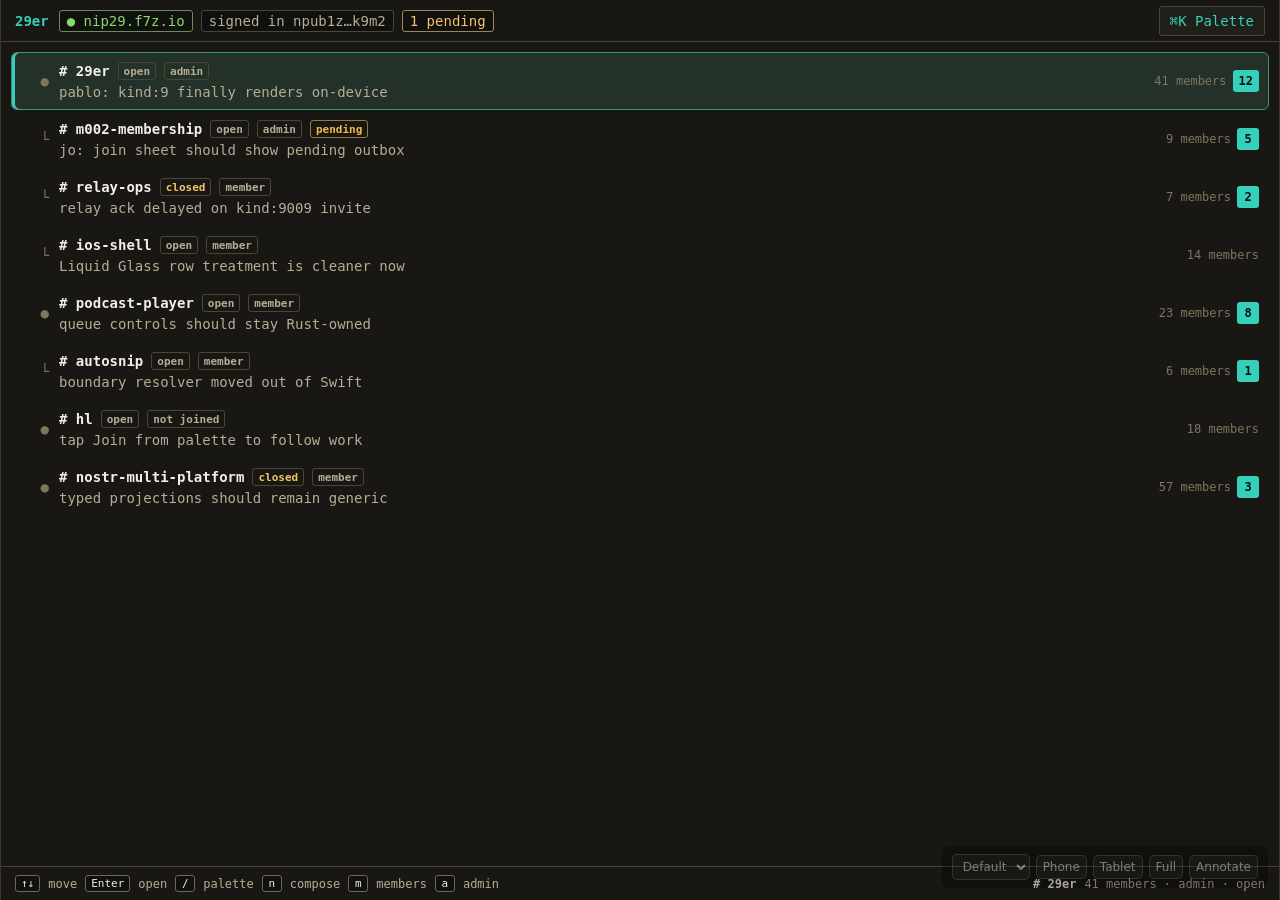
<file: .planning/sketches/006-channel-list-palette/index.html>
<!doctype html>
<html lang="en">
<head>
  <meta charset="utf-8">
  <meta name="viewport" content="width=device-width, initial-scale=1">
  <title>29er TUI Sketch 006 - Channel List Palette</title>
  <link rel="stylesheet" href="../themes/default.css">
  <style>
    * { box-sizing: border-box; }
    body {
      margin: 0;
      min-height: 100vh;
      background: var(--color-bg);
      color: var(--color-text);
      font-family: var(--font-mono);
      font-size: 14px;
      letter-spacing: 0;
    }
    button, input { font: inherit; }
    button {
      border: 1px solid var(--color-border);
      background: var(--color-surface-2);
      color: var(--color-text);
      border-radius: var(--radius-sm);
      cursor: pointer;
      transition: all 0.15s ease;
    }
    button:hover, button:focus-visible {
      border-color: var(--color-primary);
      box-shadow: var(--shadow-glow);
      outline: none;
    }
    #viewport {
      min-height: 100vh;
      margin: 0 auto;
      transition: max-width 0.15s ease;
    }
    .app {
      min-height: 100vh;
      display: grid;
      grid-template-rows: 42px minmax(0, 1fr) 34px;
      border-inline: 1px solid color-mix(in srgb, var(--color-border) 72%, transparent);
      background: var(--color-surface);
    }
    .topbar, .bottombar {
      display: flex;
      align-items: center;
      gap: 10px;
      padding: 0 14px;
      border-color: var(--color-border);
      min-width: 0;
    }
    .topbar { border-bottom: 1px solid var(--color-border); }
    .bottombar { border-top: 1px solid var(--color-border); color: var(--color-text-muted); font-size: 12px; }
    .brand {
      color: var(--color-primary);
      font-weight: 800;
      letter-spacing: 0;
      white-space: nowrap;
    }
    .status {
      display: flex;
      align-items: center;
      gap: 8px;
      min-width: 0;
      color: var(--color-text-muted);
      overflow: hidden;
      white-space: nowrap;
      text-overflow: ellipsis;
    }
    .pill {
      display: inline-flex;
      align-items: center;
      gap: 5px;
      min-height: 22px;
      padding: 2px 7px;
      border: 1px solid var(--color-border);
      border-radius: var(--radius-sm);
      background: var(--color-bg);
      color: var(--color-text-muted);
      white-space: nowrap;
    }
    .pill.good { color: var(--color-success); border-color: color-mix(in srgb, var(--color-success) 50%, var(--color-border)); }
    .pill.warn { color: var(--color-warning); border-color: color-mix(in srgb, var(--color-warning) 50%, var(--color-border)); }
    .open-palette {
      margin-left: auto;
      padding: 6px 10px;
      color: var(--color-primary);
      white-space: nowrap;
    }
    .main {
      min-height: 0;
      display: grid;
      grid-template-columns: minmax(0, 1fr);
    }
    .channel-list {
      min-height: 0;
      overflow: auto;
      padding: 10px;
    }
    .row {
      width: 100%;
      display: grid;
      grid-template-columns: 28px minmax(0, 1fr) auto;
      gap: 10px;
      align-items: center;
      min-height: 58px;
      padding: 7px 9px;
      border: 1px solid transparent;
      border-radius: var(--radius-md);
      background: transparent;
      color: inherit;
      text-align: left;
      transition: all 0.15s ease;
    }
    .row:hover { background: var(--color-surface-2); border-color: var(--color-border); }
    .row.active {
      background: color-mix(in srgb, var(--color-primary) 10%, var(--color-surface-2));
      border-color: color-mix(in srgb, var(--color-primary) 55%, var(--color-border));
      box-shadow: inset 3px 0 0 var(--color-primary);
    }
    .tree { color: var(--color-text-faint); white-space: pre; text-align: right; }
    .chan-main { min-width: 0; }
    .chan-title {
      display: flex;
      align-items: center;
      gap: 8px;
      min-width: 0;
      font-weight: 700;
      color: var(--color-text);
    }
    .chan-title span:first-child {
      min-width: 0;
      overflow: hidden;
      white-space: nowrap;
      text-overflow: ellipsis;
    }
    .preview {
      margin-top: 4px;
      min-width: 0;
      color: var(--color-text-muted);
      overflow: hidden;
      white-space: nowrap;
      text-overflow: ellipsis;
    }
    .meta {
      display: flex;
      align-items: center;
      justify-content: flex-end;
      gap: 6px;
      color: var(--color-text-faint);
      font-size: 12px;
      white-space: nowrap;
    }
    .badge {
      min-width: 22px;
      height: 22px;
      display: inline-flex;
      align-items: center;
      justify-content: center;
      padding: 0 6px;
      border-radius: var(--radius-sm);
      background: var(--color-primary);
      color: #06110f;
      font-weight: 900;
    }
    .tag {
      display: inline-flex;
      align-items: center;
      max-width: 120px;
      min-height: 18px;
      padding: 1px 5px;
      border: 1px solid var(--color-border);
      border-radius: var(--radius-sm);
      color: var(--color-text-muted);
      font-size: 11px;
      overflow: hidden;
      white-space: nowrap;
      text-overflow: ellipsis;
    }
    .tag.closed { color: var(--color-warning); }
    .tag.pending { color: var(--color-accent); border-color: color-mix(in srgb, var(--color-accent) 45%, var(--color-border)); }
    .summary {
      display: flex;
      gap: 8px;
      min-width: 0;
      margin-left: auto;
      white-space: nowrap;
      overflow: hidden;
    }
    .summary strong { color: var(--color-text); font-weight: 700; }
    .keys {
      display: flex;
      align-items: center;
      gap: 8px;
      min-width: 0;
      overflow: hidden;
      white-space: nowrap;
    }
    kbd {
      min-width: 20px;
      padding: 1px 5px;
      border: 1px solid var(--color-border-strong);
      border-radius: var(--radius-sm);
      color: var(--color-text);
      background: var(--color-bg);
      font-size: 11px;
      text-align: center;
    }
    .toast {
      position: fixed;
      left: 50%;
      bottom: 54px;
      transform: translateX(-50%) translateY(14px);
      opacity: 0;
      z-index: 20;
      padding: 8px 12px;
      border: 1px solid var(--color-border);
      border-radius: var(--radius-md);
      background: var(--color-elevated);
      color: var(--color-text);
      box-shadow: var(--shadow-md);
      pointer-events: none;
      transition: all 0.15s ease;
    }
    .toast.show { opacity: 1; transform: translateX(-50%) translateY(0); }
    .palette-backdrop {
      position: fixed;
      inset: 0;
      display: none;
      place-items: start center;
      padding-top: min(12vh, 92px);
      background: rgba(0, 0, 0, 0.42);
      z-index: 15;
    }
    .palette-backdrop.open { display: grid; }
    .palette {
      width: min(760px, calc(100vw - 28px));
      border: 1px solid var(--color-border-strong);
      border-radius: var(--radius-lg);
      background: var(--color-elevated);
      box-shadow: var(--shadow-md);
      overflow: hidden;
      transform: translateY(-8px);
      opacity: 0;
      transition: all 0.15s ease;
    }
    .palette-backdrop.open .palette { transform: translateY(0); opacity: 1; }
    .palette-input {
      display: grid;
      grid-template-columns: auto minmax(0, 1fr) auto;
      align-items: center;
      gap: 10px;
      padding: 12px;
      border-bottom: 1px solid var(--color-border);
      background: var(--color-bg);
    }
    .palette-input input {
      width: 100%;
      border: 0;
      outline: none;
      background: transparent;
      color: var(--color-text);
    }
    .palette-input input::placeholder { color: var(--color-text-faint); }
    .palette-results {
      max-height: min(58vh, 440px);
      overflow: auto;
      padding: 6px;
    }
    .result {
      width: 100%;
      display: grid;
      grid-template-columns: 70px minmax(0, 1fr) auto;
      gap: 10px;
      align-items: center;
      padding: 9px;
      border: 1px solid transparent;
      background: transparent;
      text-align: left;
      color: inherit;
    }
    .result:hover, .result.active {
      background: var(--color-surface-2);
      border-color: var(--color-primary);
    }
    .kind {
      color: var(--color-primary);
      font-size: 11px;
      text-transform: uppercase;
    }
    .result-title {
      min-width: 0;
      overflow: hidden;
      white-space: nowrap;
      text-overflow: ellipsis;
      font-weight: 700;
    }
    .result-sub {
      margin-top: 3px;
      min-width: 0;
      overflow: hidden;
      white-space: nowrap;
      text-overflow: ellipsis;
      color: var(--color-text-muted);
      font-size: 12px;
    }
    .empty {
      padding: 18px;
      color: var(--color-text-muted);
      text-align: center;
    }
    #sketch-tools {
      position: fixed;
      right: 12px;
      bottom: 12px;
      z-index: 9999;
      display: flex;
      align-items: center;
      gap: 6px;
      padding: 8px 10px;
      border-radius: 8px;
      background: rgba(0, 0, 0, 0.74);
      color: white;
      font-family: system-ui, sans-serif;
      font-size: 12px;
      opacity: 0.42;
      transition: opacity 0.2s ease;
    }
    #sketch-tools:hover { opacity: 1; }
    #sketch-tools button, #sketch-tools select {
      border: 1px solid rgba(255, 255, 255, 0.28);
      background: rgba(255, 255, 255, 0.08);
      color: white;
      border-radius: 5px;
      padding: 4px 6px;
      font: inherit;
    }
    .annotate *:hover::after {
      content: attr(class);
      position: fixed;
      left: 12px;
      bottom: 54px;
      max-width: 320px;
      padding: 6px 8px;
      border-radius: 6px;
      background: #000;
      color: #fff;
      font: 12px system-ui;
      z-index: 9998;
      pointer-events: none;
    }
    @media (max-width: 700px) {
      body { font-size: 13px; }
      .topbar { gap: 7px; padding-inline: 10px; }
      .status .pill:nth-child(n + 3) { display: none; }
      .row { grid-template-columns: 20px minmax(0, 1fr); }
      .meta { grid-column: 2; justify-content: flex-start; margin-top: -2px; }
      .summary { display: none; }
      .bottombar { padding-right: 128px; }
      .result { grid-template-columns: minmax(0, 1fr); }
      .kind, .result kbd { display: none; }
    }
  </style>
</head>
<body>
  <div id="viewport">
    <main class="app">
      <header class="topbar">
        <div class="brand">29er</div>
        <div class="status">
          <span class="pill good">● nip29.f7z.io</span>
          <span class="pill">signed in npub1z…k9m2</span>
          <span class="pill warn" id="pending-pill">1 pending</span>
        </div>
        <button class="open-palette" id="open-palette">⌘K Palette</button>
      </header>

      <section class="main" aria-label="Channel list sketch">
        <div class="channel-list" id="channel-list"></div>
      </section>

      <footer class="bottombar">
        <div class="keys">
          <kbd>↑↓</kbd> move
          <kbd>Enter</kbd> open
          <kbd>/</kbd> palette
          <kbd>n</kbd> compose
          <kbd>m</kbd> members
          <kbd>a</kbd> admin
        </div>
        <div class="summary" id="selected-summary"></div>
      </footer>
    </main>
  </div>

  <div class="palette-backdrop" id="palette-backdrop" aria-hidden="true">
    <section class="palette" role="dialog" aria-label="Command palette">
      <div class="palette-input">
        <span style="color: var(--color-primary);">:</span>
        <input id="palette-query" placeholder="Jump to channel, compose, join, members, invite..." autocomplete="off">
        <kbd>Esc</kbd>
      </div>
      <div class="palette-results" id="palette-results"></div>
    </section>
  </div>

  <div class="toast" id="toast"></div>

  <div id="sketch-tools">
    <select onchange="document.querySelector('link[href*=themes]').href='../themes/'+this.value+'.css'">
      <option value="default">Default</option>
    </select>
    <button onclick="setViewport('375px')">Phone</button>
    <button onclick="setViewport('768px')">Tablet</button>
    <button onclick="setViewport('100%')">Full</button>
    <button onclick="document.body.classList.toggle('annotate')">Annotate</button>
  </div>

  <script>
    const channels = [
      { id: '29er', depth: 0, name: '29er', unread: 12, state: 'admin', access: 'open', members: 41, preview: 'pablo: kind:9 finally renders on-device', pending: false },
      { id: 'm002-membership', depth: 1, name: 'm002-membership', unread: 5, state: 'admin', access: 'open', members: 9, preview: 'jo: join sheet should show pending outbox', pending: true },
      { id: 'relay-ops', depth: 1, name: 'relay-ops', unread: 2, state: 'member', access: 'closed', members: 7, preview: 'relay ack delayed on kind:9009 invite', pending: false },
      { id: 'ios-shell', depth: 1, name: 'ios-shell', unread: 0, state: 'member', access: 'open', members: 14, preview: 'Liquid Glass row treatment is cleaner now', pending: false },
      { id: 'podcast-player', depth: 0, name: 'podcast-player', unread: 8, state: 'member', access: 'open', members: 23, preview: 'queue controls should stay Rust-owned', pending: false },
      { id: 'autosnip', depth: 1, name: 'autosnip', unread: 1, state: 'member', access: 'open', members: 6, preview: 'boundary resolver moved out of Swift', pending: false },
      { id: 'hl', depth: 0, name: 'hl', unread: 0, state: 'not joined', access: 'open', members: 18, preview: 'tap Join from palette to follow work', pending: false },
      { id: 'nmp', depth: 0, name: 'nostr-multi-platform', unread: 3, state: 'member', access: 'closed', members: 57, preview: 'typed projections should remain generic', pending: false }
    ];

    let selected = '29er';
    let paletteOpen = false;
    const actions = [
      { kind: 'action', title: 'Compose in current channel', sub: 'Open ratatui-textarea composer for kind:9', key: 'n', run: () => fakeSend() },
      { kind: 'action', title: 'Show members', sub: 'Open GroupMembers projection for selected channel', key: 'm', run: () => toast('Members palette: admins and roles from Rust projection') },
      { kind: 'action', title: 'Create invite', sub: 'Dispatch nmp.nip29.create_invite if admin', key: 'a', run: () => toast('Invite action queued as kind:9009') },
      { kind: 'action', title: 'Join selected channel', sub: 'Dispatch nmp.nip29.join when not a member', key: 'j', run: () => joinSelected() },
      { kind: 'action', title: 'Copy raw event JSON', sub: 'Copy selected row backing event/projection payload', key: 'y', run: () => toast('Raw JSON copied for selected channel') }
    ];

    const listEl = document.getElementById('channel-list');
    const summaryEl = document.getElementById('selected-summary');
    const paletteBackdrop = document.getElementById('palette-backdrop');
    const paletteQuery = document.getElementById('palette-query');
    const paletteResults = document.getElementById('palette-results');
    const pendingPill = document.getElementById('pending-pill');

    function selectedChannel() {
      return channels.find(c => c.id === selected) || channels[0];
    }

    function renderChannels() {
      listEl.innerHTML = channels.map(channel => {
        const tree = channel.depth === 0 ? '●' : '└';
        const active = channel.id === selected ? 'active' : '';
        const unread = channel.unread ? `<span class="badge">${channel.unread > 99 ? '99+' : channel.unread}</span>` : '';
        const pending = channel.pending ? '<span class="tag pending">pending</span>' : '';
        return `
          <button class="row ${active}" data-id="${channel.id}" onclick="selectChannel('${channel.id}')">
            <div class="tree">${' '.repeat(channel.depth * 2)}${tree}</div>
            <div class="chan-main">
              <div class="chan-title">
                <span># ${channel.name}</span>
                <span class="tag ${channel.access === 'closed' ? 'closed' : ''}">${channel.access}</span>
                <span class="tag">${channel.state}</span>
                ${pending}
              </div>
              <div class="preview">${channel.preview}</div>
            </div>
            <div class="meta">
              <span>${channel.members} members</span>
              ${unread}
            </div>
          </button>
        `;
      }).join('');

      const current = selectedChannel();
      summaryEl.innerHTML = `<strong># ${current.name}</strong> ${current.members} members · ${current.state} · ${current.access}`;
      pendingPill.textContent = `${channels.filter(c => c.pending).length} pending`;
    }

    function selectChannel(id) {
      selected = id;
      const channel = selectedChannel();
      channel.unread = 0;
      renderChannels();
      toast(`Selected #${channel.name}`);
    }

    function openPalette(seed = '') {
      paletteBackdrop.classList.add('open');
      paletteBackdrop.setAttribute('aria-hidden', 'false');
      paletteQuery.value = seed;
      renderPalette();
      setTimeout(() => paletteQuery.focus(), 20);
    }

    function closePalette() {
      paletteBackdrop.classList.remove('open');
      paletteBackdrop.setAttribute('aria-hidden', 'true');
    }

    function renderPalette() {
      const query = paletteQuery.value.trim().toLowerCase();
      const channelResults = channels
        .filter(c => !query || c.name.toLowerCase().includes(query) || c.preview.toLowerCase().includes(query))
        .map(c => ({
          kind: 'channel',
          title: `# ${c.name}`,
          sub: `${c.members} members · ${c.state} · ${c.preview}`,
          key: 'Enter',
          run: () => { selectChannel(c.id); closePalette(); }
        }));

      const actionResults = actions.filter(a =>
        !query || a.title.toLowerCase().includes(query) || a.sub.toLowerCase().includes(query) || a.key === query
      );
      const results = [...channelResults, ...actionResults].slice(0, 9);

      if (!results.length) {
        paletteResults.innerHTML = '<div class="empty">No channel or action matches that query.</div>';
        return;
      }

      paletteResults.innerHTML = results.map((result, index) => `
        <button class="result ${index === 0 ? 'active' : ''}" onclick="runPaletteResult(${index})">
          <div class="kind">${result.kind}</div>
          <div>
            <div class="result-title">${result.title}</div>
            <div class="result-sub">${result.sub}</div>
          </div>
          <kbd>${result.key}</kbd>
        </button>
      `).join('');
      window.currentPaletteResults = results;
    }

    function runPaletteResult(index) {
      const result = window.currentPaletteResults?.[index];
      if (!result) return;
      result.run();
      if (result.kind === 'action') closePalette();
    }

    function fakeSend() {
      const current = selectedChannel();
      current.pending = true;
      current.preview = 'you: Draft from palette queued as kind:9...';
      renderChannels();
      toast(`Queued kind:9 in #${current.name}`);
      setTimeout(() => {
        current.pending = false;
        current.preview = 'you: Draft from palette confirmed';
        renderChannels();
        toast(`Confirmed on ${current.id}`);
      }, 1300);
    }

    function joinSelected() {
      const current = selectedChannel();
      if (current.state !== 'not joined') {
        toast(`#${current.name} is already ${current.state}`);
        return;
      }
      current.pending = true;
      renderChannels();
      toast(`Join request queued for #${current.name}`);
      setTimeout(() => {
        current.pending = false;
        current.state = 'member';
        current.preview = 'membership updated from kind:39002';
        renderChannels();
        toast(`Joined #${current.name}`);
      }, 1100);
    }

    function toast(message) {
      const el = document.getElementById('toast');
      el.textContent = message;
      el.classList.add('show');
      clearTimeout(window.toastTimer);
      window.toastTimer = setTimeout(() => el.classList.remove('show'), 1600);
    }

    function setViewport(width) {
      document.getElementById('viewport').style.maxWidth = width;
    }

    document.getElementById('open-palette').addEventListener('click', () => openPalette());
    paletteQuery.addEventListener('input', renderPalette);
    paletteBackdrop.addEventListener('click', event => {
      if (event.target === paletteBackdrop) closePalette();
    });
    document.addEventListener('keydown', event => {
      if (event.key === 'Escape') closePalette();
      if (event.key === '/' && document.activeElement !== paletteQuery) {
        event.preventDefault();
        openPalette();
      }
      if ((event.metaKey || event.ctrlKey) && event.key.toLowerCase() === 'k') {
        event.preventDefault();
        openPalette();
      }
      if (event.key === 'n' && !paletteBackdrop.classList.contains('open')) fakeSend();
      if (event.key === 'm' && !paletteBackdrop.classList.contains('open')) toast('Members stay in the palette for this direction');
      if (event.key === 'a' && !paletteBackdrop.classList.contains('open')) openPalette('invite');
      if (paletteBackdrop.classList.contains('open') && event.key === 'Enter') {
        runPaletteResult(0);
      }
    });

    renderChannels();
  </script>
</body>
</html>
</file>
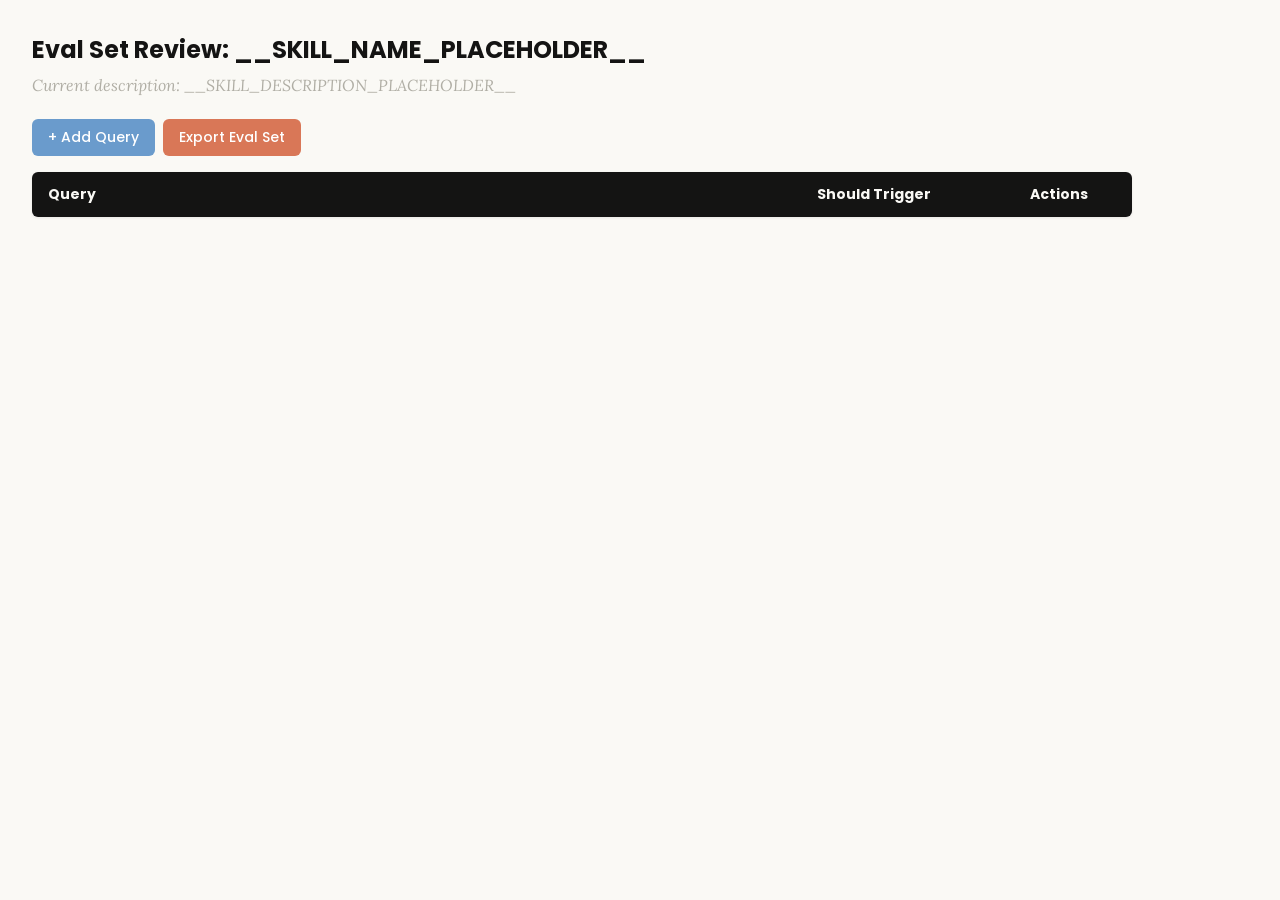
<file: .agents/skills/skill-creator/assets/eval_review.html>
<!DOCTYPE html>
<html lang="en">
<head>
  <meta charset="UTF-8">
  <meta name="viewport" content="width=device-width, initial-scale=1.0">
  <title>Eval Set Review - __SKILL_NAME_PLACEHOLDER__</title>
  <link rel="preconnect" href="https://fonts.googleapis.com">
  <link rel="preconnect" href="https://fonts.gstatic.com" crossorigin>
  <link href="https://fonts.googleapis.com/css2?family=Poppins:wght@500;600&family=Lora:wght@400;500&display=swap" rel="stylesheet">
  <style>
    * { box-sizing: border-box; margin: 0; padding: 0; }
    body { font-family: 'Lora', Georgia, serif; background: #faf9f5; padding: 2rem; color: #141413; }
    h1 { font-family: 'Poppins', sans-serif; margin-bottom: 0.5rem; font-size: 1.5rem; }
    .description { color: #b0aea5; margin-bottom: 1.5rem; font-style: italic; max-width: 900px; }
    .controls { margin-bottom: 1rem; display: flex; gap: 0.5rem; }
    .btn { font-family: 'Poppins', sans-serif; padding: 0.5rem 1rem; border: none; border-radius: 6px; cursor: pointer; font-size: 0.875rem; font-weight: 500; }
    .btn-add { background: #6a9bcc; color: white; }
    .btn-add:hover { background: #5889b8; }
    .btn-export { background: #d97757; color: white; }
    .btn-export:hover { background: #c4613f; }
    table { width: 100%; max-width: 1100px; border-collapse: collapse; background: white; border-radius: 6px; overflow: hidden; box-shadow: 0 1px 3px rgba(0,0,0,0.08); }
    th { font-family: 'Poppins', sans-serif; background: #141413; color: #faf9f5; padding: 0.75rem 1rem; text-align: left; font-size: 0.875rem; }
    td { padding: 0.75rem 1rem; border-bottom: 1px solid #e8e6dc; vertical-align: top; }
    tr:nth-child(even) td { background: #faf9f5; }
    tr:hover td { background: #f3f1ea; }
    .section-header td { background: #e8e6dc; font-family: 'Poppins', sans-serif; font-weight: 500; font-size: 0.8rem; color: #141413; text-transform: uppercase; letter-spacing: 0.05em; }
    .query-input { width: 100%; padding: 0.4rem; border: 1px solid #e8e6dc; border-radius: 4px; font-size: 0.875rem; font-family: 'Lora', Georgia, serif; resize: vertical; min-height: 60px; }
    .query-input:focus { outline: none; border-color: #d97757; box-shadow: 0 0 0 2px rgba(217,119,87,0.15); }
    .toggle { position: relative; display: inline-block; width: 44px; height: 24px; }
    .toggle input { opacity: 0; width: 0; height: 0; }
    .toggle .slider { position: absolute; inset: 0; background: #b0aea5; border-radius: 24px; cursor: pointer; transition: 0.2s; }
    .toggle .slider::before { content: ""; position: absolute; width: 18px; height: 18px; left: 3px; bottom: 3px; background: white; border-radius: 50%; transition: 0.2s; }
    .toggle input:checked + .slider { background: #d97757; }
    .toggle input:checked + .slider::before { transform: translateX(20px); }
    .btn-delete { background: #c44; color: white; padding: 0.3rem 0.6rem; border: none; border-radius: 4px; cursor: pointer; font-size: 0.75rem; font-family: 'Poppins', sans-serif; }
    .btn-delete:hover { background: #a33; }
    .summary { margin-top: 1rem; color: #b0aea5; font-size: 0.875rem; }
  </style>
</head>
<body>
  <h1>Eval Set Review: <span id="skill-name">__SKILL_NAME_PLACEHOLDER__</span></h1>
  <p class="description">Current description: <span id="skill-desc">__SKILL_DESCRIPTION_PLACEHOLDER__</span></p>

  <div class="controls">
    <button class="btn btn-add" onclick="addRow()">+ Add Query</button>
    <button class="btn btn-export" onclick="exportEvalSet()">Export Eval Set</button>
  </div>

  <table>
    <thead>
      <tr>
        <th style="width:65%">Query</th>
        <th style="width:18%">Should Trigger</th>
        <th style="width:10%">Actions</th>
      </tr>
    </thead>
    <tbody id="eval-body"></tbody>
  </table>

  <p class="summary" id="summary"></p>

  <script>
    const EVAL_DATA = __EVAL_DATA_PLACEHOLDER__;

    let evalItems = [...EVAL_DATA];

    function render() {
      const tbody = document.getElementById('eval-body');
      tbody.innerHTML = '';

      // Sort: should-trigger first, then should-not-trigger
      const sorted = evalItems
        .map((item, origIdx) => ({ ...item, origIdx }))
        .sort((a, b) => (b.should_trigger ? 1 : 0) - (a.should_trigger ? 1 : 0));

      let lastGroup = null;
      sorted.forEach(item => {
        const group = item.should_trigger ? 'trigger' : 'no-trigger';
        if (group !== lastGroup) {
          const headerRow = document.createElement('tr');
          headerRow.className = 'section-header';
          headerRow.innerHTML = `<td colspan="3">${item.should_trigger ? 'Should Trigger' : 'Should NOT Trigger'}</td>`;
          tbody.appendChild(headerRow);
          lastGroup = group;
        }

        const idx = item.origIdx;
        const tr = document.createElement('tr');
        tr.innerHTML = `
          <td><textarea class="query-input" onchange="updateQuery(${idx}, this.value)">${escapeHtml(item.query)}</textarea></td>
          <td>
            <label class="toggle">
              <input type="checkbox" ${item.should_trigger ? 'checked' : ''} onchange="updateTrigger(${idx}, this.checked)">
              <span class="slider"></span>
            </label>
            <span style="margin-left:8px;font-size:0.8rem;color:#b0aea5">${item.should_trigger ? 'Yes' : 'No'}</span>
          </td>
          <td><button class="btn-delete" onclick="deleteRow(${idx})">Delete</button></td>
        `;
        tbody.appendChild(tr);
      });
      updateSummary();
    }

    function escapeHtml(text) {
      const div = document.createElement('div');
      div.textContent = text;
      return div.innerHTML;
    }

    function updateQuery(idx, value) { evalItems[idx].query = value; updateSummary(); }
    function updateTrigger(idx, value) { evalItems[idx].should_trigger = value; render(); }
    function deleteRow(idx) { evalItems.splice(idx, 1); render(); }

    function addRow() {
      evalItems.push({ query: '', should_trigger: true });
      render();
      const inputs = document.querySelectorAll('.query-input');
      inputs[inputs.length - 1].focus();
    }

    function updateSummary() {
      const trigger = evalItems.filter(i => i.should_trigger).length;
      const noTrigger = evalItems.filter(i => !i.should_trigger).length;
      document.getElementById('summary').textContent =
        `${evalItems.length} queries total: ${trigger} should trigger, ${noTrigger} should not trigger`;
    }

    function exportEvalSet() {
      const valid = evalItems.filter(i => i.query.trim() !== '');
      const data = valid.map(i => ({ query: i.query.trim(), should_trigger: i.should_trigger }));
      const blob = new Blob([JSON.stringify(data, null, 2)], { type: 'application/json' });
      const url = URL.createObjectURL(blob);
      const a = document.createElement('a');
      a.href = url;
      a.download = 'eval_set.json';
      document.body.appendChild(a);
      a.click();
      document.body.removeChild(a);
      URL.revokeObjectURL(url);
    }

    render();
  </script>
</body>
</html>
</file>
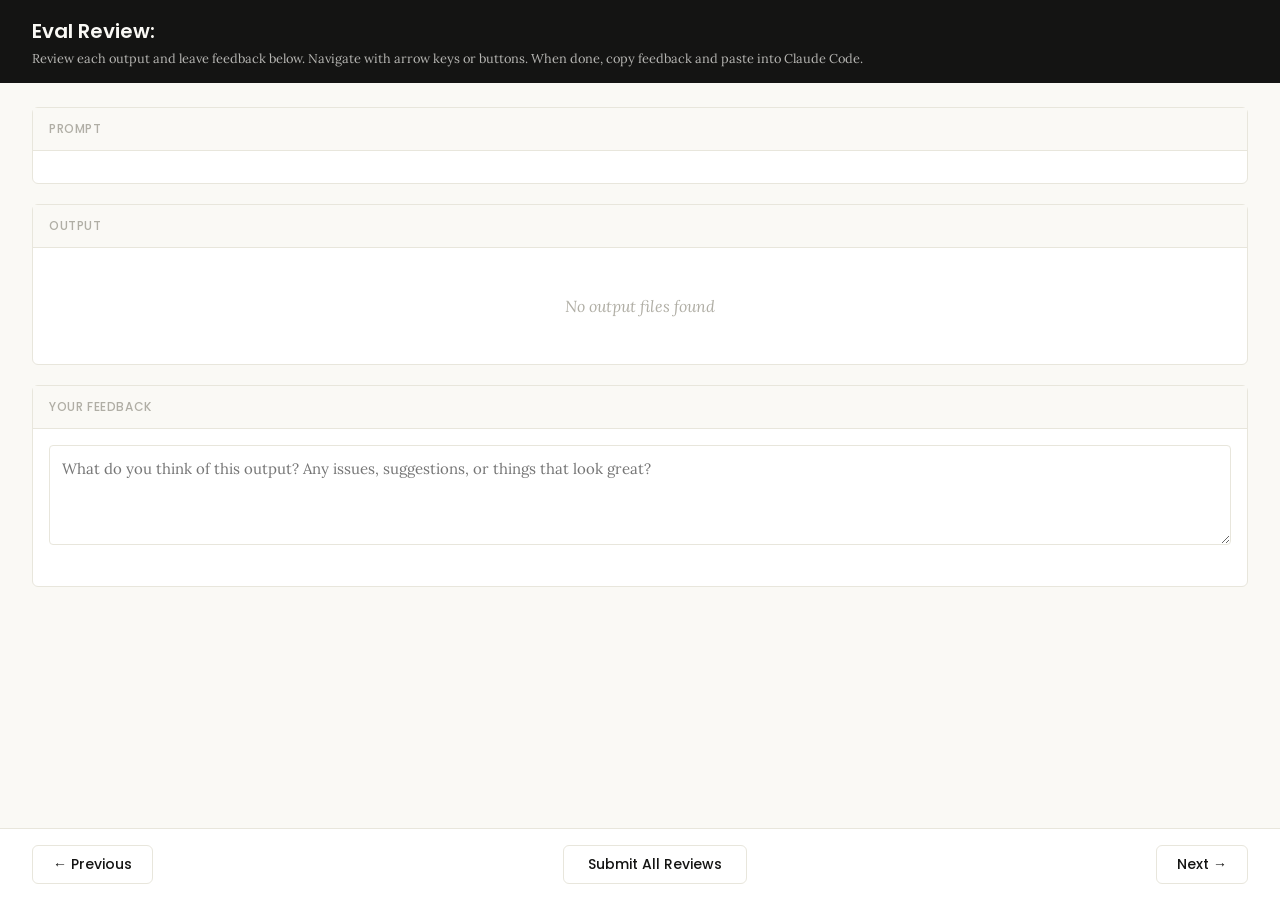
<file: .agents/skills/skill-creator/eval-viewer/viewer.html>
<!DOCTYPE html>
<html lang="en">
<head>
  <meta charset="UTF-8">
  <meta name="viewport" content="width=device-width, initial-scale=1.0">
  <title>Eval Review</title>
  <link rel="preconnect" href="https://fonts.googleapis.com">
  <link rel="preconnect" href="https://fonts.gstatic.com" crossorigin>
  <link href="https://fonts.googleapis.com/css2?family=Poppins:wght@500;600&family=Lora:wght@400;500&display=swap" rel="stylesheet">
  <script src="https://cdn.sheetjs.com/xlsx-0.20.3/package/dist/xlsx.full.min.js" integrity="sha384-EnyY0/GSHQGSxSgMwaIPzSESbqoOLSexfnSMN2AP+39Ckmn92stwABZynq1JyzdT" crossorigin="anonymous"></script>
  <style>
    :root {
      --bg: #faf9f5;
      --surface: #ffffff;
      --border: #e8e6dc;
      --text: #141413;
      --text-muted: #b0aea5;
      --accent: #d97757;
      --accent-hover: #c4613f;
      --green: #788c5d;
      --green-bg: #eef2e8;
      --red: #c44;
      --red-bg: #fceaea;
      --header-bg: #141413;
      --header-text: #faf9f5;
      --radius: 6px;
    }

    * { box-sizing: border-box; margin: 0; padding: 0; }

    body {
      font-family: 'Lora', Georgia, serif;
      background: var(--bg);
      color: var(--text);
      height: 100vh;
      display: flex;
      flex-direction: column;
    }

    /* ---- Header ---- */
    .header {
      background: var(--header-bg);
      color: var(--header-text);
      padding: 1rem 2rem;
      display: flex;
      justify-content: space-between;
      align-items: center;
      flex-shrink: 0;
    }
    .header h1 {
      font-family: 'Poppins', sans-serif;
      font-size: 1.25rem;
      font-weight: 600;
    }
    .header .instructions {
      font-size: 0.8rem;
      opacity: 0.7;
      margin-top: 0.25rem;
    }
    .header .progress {
      font-size: 0.875rem;
      opacity: 0.8;
      text-align: right;
    }

    /* ---- Main content ---- */
    .main {
      flex: 1;
      overflow-y: auto;
      padding: 1.5rem 2rem;
      display: flex;
      flex-direction: column;
      gap: 1.25rem;
    }

    /* ---- Sections ---- */
    .section {
      background: var(--surface);
      border: 1px solid var(--border);
      border-radius: var(--radius);
      flex-shrink: 0;
    }
    .section-header {
      font-family: 'Poppins', sans-serif;
      padding: 0.75rem 1rem;
      font-size: 0.75rem;
      font-weight: 500;
      text-transform: uppercase;
      letter-spacing: 0.05em;
      color: var(--text-muted);
      border-bottom: 1px solid var(--border);
      background: var(--bg);
    }
    .section-body {
      padding: 1rem;
    }

    /* ---- Config badge ---- */
    .config-badge {
      display: inline-block;
      padding: 0.2rem 0.625rem;
      border-radius: 9999px;
      font-family: 'Poppins', sans-serif;
      font-size: 0.6875rem;
      font-weight: 600;
      text-transform: uppercase;
      letter-spacing: 0.03em;
      margin-left: 0.75rem;
      vertical-align: middle;
    }
    .config-badge.config-primary {
      background: rgba(33, 150, 243, 0.12);
      color: #1976d2;
    }
    .config-badge.config-baseline {
      background: rgba(255, 193, 7, 0.15);
      color: #f57f17;
    }

    /* ---- Prompt ---- */
    .prompt-text {
      white-space: pre-wrap;
      font-size: 0.9375rem;
      line-height: 1.6;
    }

    /* ---- Outputs ---- */
    .output-file {
      border: 1px solid var(--border);
      border-radius: var(--radius);
      overflow: hidden;
    }
    .output-file + .output-file {
      margin-top: 1rem;
    }
    .output-file-header {
      padding: 0.5rem 0.75rem;
      font-size: 0.8rem;
      font-weight: 600;
      color: var(--text-muted);
      background: var(--bg);
      border-bottom: 1px solid var(--border);
      font-family: 'SF Mono', SFMono-Regular, Consolas, 'Liberation Mono', Menlo, monospace;
      display: flex;
      justify-content: space-between;
      align-items: center;
    }
    .output-file-header .dl-btn {
      font-size: 0.7rem;
      color: var(--accent);
      text-decoration: none;
      cursor: pointer;
      font-family: -apple-system, BlinkMacSystemFont, 'Segoe UI', sans-serif;
      font-weight: 500;
      opacity: 0.8;
    }
    .output-file-header .dl-btn:hover {
      opacity: 1;
      text-decoration: underline;
    }
    .output-file-content {
      padding: 0.75rem;
      overflow-x: auto;
    }
    .output-file-content pre {
      font-size: 0.8125rem;
      line-height: 1.5;
      white-space: pre-wrap;
      word-break: break-word;
      font-family: 'SF Mono', SFMono-Regular, Consolas, 'Liberation Mono', Menlo, monospace;
    }
    .output-file-content img {
      max-width: 100%;
      height: auto;
      border-radius: 4px;
    }
    .output-file-content iframe {
      width: 100%;
      height: 600px;
      border: none;
    }
    .output-file-content table {
      border-collapse: collapse;
      font-size: 0.8125rem;
      width: 100%;
    }
    .output-file-content table td,
    .output-file-content table th {
      border: 1px solid var(--border);
      padding: 0.375rem 0.5rem;
      text-align: left;
    }
    .output-file-content table th {
      background: var(--bg);
      font-weight: 600;
    }
    .output-file-content .download-link {
      display: inline-flex;
      align-items: center;
      gap: 0.5rem;
      padding: 0.5rem 1rem;
      background: var(--bg);
      border: 1px solid var(--border);
      border-radius: 4px;
      color: var(--accent);
      text-decoration: none;
      font-size: 0.875rem;
      cursor: pointer;
    }
    .output-file-content .download-link:hover {
      background: var(--border);
    }
    .empty-state {
      color: var(--text-muted);
      font-style: italic;
      padding: 2rem;
      text-align: center;
    }

    /* ---- Feedback ---- */
    .prev-feedback {
      background: var(--bg);
      border: 1px solid var(--border);
      border-radius: 4px;
      padding: 0.625rem 0.75rem;
      margin-top: 0.75rem;
      font-size: 0.8125rem;
      color: var(--text-muted);
      line-height: 1.5;
    }
    .prev-feedback-label {
      font-size: 0.7rem;
      font-weight: 600;
      text-transform: uppercase;
      letter-spacing: 0.04em;
      margin-bottom: 0.25rem;
      color: var(--text-muted);
    }
    .feedback-textarea {
      width: 100%;
      min-height: 100px;
      padding: 0.75rem;
      border: 1px solid var(--border);
      border-radius: 4px;
      font-family: inherit;
      font-size: 0.9375rem;
      line-height: 1.5;
      resize: vertical;
      color: var(--text);
    }
    .feedback-textarea:focus {
      outline: none;
      border-color: var(--accent);
      box-shadow: 0 0 0 3px rgba(37, 99, 235, 0.1);
    }
    .feedback-status {
      font-size: 0.75rem;
      color: var(--text-muted);
      margin-top: 0.5rem;
      min-height: 1.1em;
    }

    /* ---- Grades (collapsible) ---- */
    .grades-toggle {
      display: flex;
      align-items: center;
      cursor: pointer;
      user-select: none;
    }
    .grades-toggle:hover {
      color: var(--accent);
    }
    .grades-toggle .arrow {
      margin-right: 0.5rem;
      transition: transform 0.15s;
      font-size: 0.75rem;
    }
    .grades-toggle .arrow.open {
      transform: rotate(90deg);
    }
    .grades-content {
      display: none;
      margin-top: 0.75rem;
    }
    .grades-content.open {
      display: block;
    }
    .grades-summary {
      font-size: 0.875rem;
      margin-bottom: 0.75rem;
      display: flex;
      align-items: center;
      gap: 0.5rem;
    }
    .grade-badge {
      display: inline-block;
      padding: 0.125rem 0.5rem;
      border-radius: 9999px;
      font-size: 0.75rem;
      font-weight: 600;
    }
    .grade-pass { background: var(--green-bg); color: var(--green); }
    .grade-fail { background: var(--red-bg); color: var(--red); }
    .assertion-list {
      list-style: none;
    }
    .assertion-item {
      padding: 0.625rem 0;
      border-bottom: 1px solid var(--border);
      font-size: 0.8125rem;
    }
    .assertion-item:last-child { border-bottom: none; }
    .assertion-status {
      font-weight: 600;
      margin-right: 0.5rem;
    }
    .assertion-status.pass { color: var(--green); }
    .assertion-status.fail { color: var(--red); }
    .assertion-evidence {
      color: var(--text-muted);
      font-size: 0.75rem;
      margin-top: 0.25rem;
      padding-left: 1.5rem;
    }

    /* ---- View tabs ---- */
    .view-tabs {
      display: flex;
      gap: 0;
      padding: 0 2rem;
      background: var(--bg);
      border-bottom: 1px solid var(--border);
      flex-shrink: 0;
    }
    .view-tab {
      font-family: 'Poppins', sans-serif;
      padding: 0.625rem 1.25rem;
      font-size: 0.8125rem;
      font-weight: 500;
      cursor: pointer;
      border: none;
      background: none;
      color: var(--text-muted);
      border-bottom: 2px solid transparent;
      transition: all 0.15s;
    }
    .view-tab:hover { color: var(--text); }
    .view-tab.active {
      color: var(--accent);
      border-bottom-color: var(--accent);
    }
    .view-panel { display: none; }
    .view-panel.active { display: flex; flex-direction: column; flex: 1; overflow: hidden; }

    /* ---- Benchmark view ---- */
    .benchmark-view {
      padding: 1.5rem 2rem;
      overflow-y: auto;
      flex: 1;
    }
    .benchmark-table {
      border-collapse: collapse;
      background: var(--surface);
      border: 1px solid var(--border);
      border-radius: var(--radius);
      font-size: 0.8125rem;
      width: 100%;
      margin-bottom: 1.5rem;
    }
    .benchmark-table th, .benchmark-table td {
      padding: 0.625rem 0.75rem;
      text-align: left;
      border: 1px solid var(--border);
    }
    .benchmark-table th {
      font-family: 'Poppins', sans-serif;
      background: var(--header-bg);
      color: var(--header-text);
      font-weight: 500;
      font-size: 0.75rem;
      text-transform: uppercase;
      letter-spacing: 0.04em;
    }
    .benchmark-table tr:hover { background: var(--bg); }
    .benchmark-table tr.benchmark-row-with { background: rgba(33, 150, 243, 0.06); }
    .benchmark-table tr.benchmark-row-without { background: rgba(255, 193, 7, 0.06); }
    .benchmark-table tr.benchmark-row-with:hover { background: rgba(33, 150, 243, 0.12); }
    .benchmark-table tr.benchmark-row-without:hover { background: rgba(255, 193, 7, 0.12); }
    .benchmark-table tr.benchmark-row-avg { font-weight: 600; border-top: 2px solid var(--border); }
    .benchmark-table tr.benchmark-row-avg.benchmark-row-with { background: rgba(33, 150, 243, 0.12); }
    .benchmark-table tr.benchmark-row-avg.benchmark-row-without { background: rgba(255, 193, 7, 0.12); }
    .benchmark-delta-positive { color: var(--green); font-weight: 600; }
    .benchmark-delta-negative { color: var(--red); font-weight: 600; }
    .benchmark-notes {
      background: var(--surface);
      border: 1px solid var(--border);
      border-radius: var(--radius);
      padding: 1rem;
    }
    .benchmark-notes h3 {
      font-family: 'Poppins', sans-serif;
      font-size: 0.875rem;
      margin-bottom: 0.75rem;
    }
    .benchmark-notes ul {
      list-style: disc;
      padding-left: 1.25rem;
    }
    .benchmark-notes li {
      font-size: 0.8125rem;
      line-height: 1.6;
      margin-bottom: 0.375rem;
    }
    .benchmark-empty {
      color: var(--text-muted);
      font-style: italic;
      text-align: center;
      padding: 3rem;
    }

    /* ---- Navigation ---- */
    .nav {
      display: flex;
      justify-content: space-between;
      align-items: center;
      padding: 1rem 2rem;
      border-top: 1px solid var(--border);
      background: var(--surface);
      flex-shrink: 0;
    }
    .nav-btn {
      font-family: 'Poppins', sans-serif;
      padding: 0.5rem 1.25rem;
      border: 1px solid var(--border);
      border-radius: var(--radius);
      background: var(--surface);
      cursor: pointer;
      font-size: 0.875rem;
      font-weight: 500;
      color: var(--text);
      transition: all 0.15s;
    }
    .nav-btn:hover:not(:disabled) {
      background: var(--bg);
      border-color: var(--text-muted);
    }
    .nav-btn:disabled {
      opacity: 0.4;
      cursor: not-allowed;
    }
    .done-btn {
      font-family: 'Poppins', sans-serif;
      padding: 0.5rem 1.5rem;
      border: 1px solid var(--border);
      border-radius: var(--radius);
      background: var(--surface);
      color: var(--text);
      cursor: pointer;
      font-size: 0.875rem;
      font-weight: 500;
      transition: all 0.15s;
    }
    .done-btn:hover {
      background: var(--bg);
      border-color: var(--text-muted);
    }
    .done-btn.ready {
      border: none;
      background: var(--accent);
      color: white;
      font-weight: 600;
    }
    .done-btn.ready:hover {
      background: var(--accent-hover);
    }
    /* ---- Done overlay ---- */
    .done-overlay {
      display: none;
      position: fixed;
      inset: 0;
      background: rgba(0, 0, 0, 0.5);
      z-index: 100;
      justify-content: center;
      align-items: center;
    }
    .done-overlay.visible {
      display: flex;
    }
    .done-card {
      background: var(--surface);
      border-radius: 12px;
      padding: 2rem 3rem;
      text-align: center;
      box-shadow: 0 20px 60px rgba(0, 0, 0, 0.3);
      max-width: 500px;
    }
    .done-card h2 {
      font-size: 1.5rem;
      margin-bottom: 0.5rem;
    }
    .done-card p {
      color: var(--text-muted);
      margin-bottom: 1.5rem;
      line-height: 1.5;
    }
    .done-card .btn-row {
      display: flex;
      gap: 0.5rem;
      justify-content: center;
    }
    .done-card button {
      padding: 0.5rem 1.25rem;
      border: 1px solid var(--border);
      border-radius: var(--radius);
      background: var(--surface);
      cursor: pointer;
      font-size: 0.875rem;
    }
    .done-card button:hover {
      background: var(--bg);
    }
    /* ---- Toast ---- */
    .toast {
      position: fixed;
      bottom: 5rem;
      left: 50%;
      transform: translateX(-50%);
      background: var(--header-bg);
      color: var(--header-text);
      padding: 0.625rem 1.25rem;
      border-radius: var(--radius);
      font-size: 0.875rem;
      opacity: 0;
      transition: opacity 0.3s;
      pointer-events: none;
      z-index: 200;
    }
    .toast.visible {
      opacity: 1;
    }
  </style>
</head>
<body>
  <div id="app" style="height:100vh; display:flex; flex-direction:column;">
    <div class="header">
      <div>
        <h1>Eval Review: <span id="skill-name"></span></h1>
        <div class="instructions">Review each output and leave feedback below. Navigate with arrow keys or buttons. When done, copy feedback and paste into Claude Code.</div>
      </div>
      <div class="progress" id="progress"></div>
    </div>

    <!-- View tabs (only shown when benchmark data exists) -->
    <div class="view-tabs" id="view-tabs" style="display:none;">
      <button class="view-tab active" onclick="switchView('outputs')">Outputs</button>
      <button class="view-tab" onclick="switchView('benchmark')">Benchmark</button>
    </div>

    <!-- Outputs panel (qualitative review) -->
    <div class="view-panel active" id="panel-outputs">
    <div class="main">
      <!-- Prompt -->
      <div class="section">
        <div class="section-header">Prompt <span class="config-badge" id="config-badge" style="display:none;"></span></div>
        <div class="section-body">
          <div class="prompt-text" id="prompt-text"></div>
        </div>
      </div>

      <!-- Outputs -->
      <div class="section">
        <div class="section-header">Output</div>
        <div class="section-body" id="outputs-body">
          <div class="empty-state">No output files found</div>
        </div>
      </div>

      <!-- Previous Output (collapsible) -->
      <div class="section" id="prev-outputs-section" style="display:none;">
        <div class="section-header">
          <div class="grades-toggle" onclick="togglePrevOutputs()">
            <span class="arrow" id="prev-outputs-arrow">&#9654;</span>
            Previous Output
          </div>
        </div>
        <div class="grades-content" id="prev-outputs-content"></div>
      </div>

      <!-- Grades (collapsible) -->
      <div class="section" id="grades-section" style="display:none;">
        <div class="section-header">
          <div class="grades-toggle" onclick="toggleGrades()">
            <span class="arrow" id="grades-arrow">&#9654;</span>
            Formal Grades
          </div>
        </div>
        <div class="grades-content" id="grades-content"></div>
      </div>

      <!-- Feedback -->
      <div class="section">
        <div class="section-header">Your Feedback</div>
        <div class="section-body">
          <textarea
            class="feedback-textarea"
            id="feedback"
            placeholder="What do you think of this output? Any issues, suggestions, or things that look great?"
          ></textarea>
          <div class="feedback-status" id="feedback-status"></div>
          <div class="prev-feedback" id="prev-feedback" style="display:none;">
            <div class="prev-feedback-label">Previous feedback</div>
            <div id="prev-feedback-text"></div>
          </div>
        </div>
      </div>
    </div>

    <div class="nav" id="outputs-nav">
      <button class="nav-btn" id="prev-btn" onclick="navigate(-1)">&#8592; Previous</button>
      <button class="done-btn" id="done-btn" onclick="showDoneDialog()">Submit All Reviews</button>
      <button class="nav-btn" id="next-btn" onclick="navigate(1)">Next &#8594;</button>
    </div>
    </div><!-- end panel-outputs -->

    <!-- Benchmark panel (quantitative stats) -->
    <div class="view-panel" id="panel-benchmark">
      <div class="benchmark-view" id="benchmark-content">
        <div class="benchmark-empty">No benchmark data available. Run a benchmark to see quantitative results here.</div>
      </div>
    </div>
  </div>

  <!-- Done overlay -->
  <div class="done-overlay" id="done-overlay">
    <div class="done-card">
      <h2>Review Complete</h2>
      <p>Your feedback has been saved. Go back to your Claude Code session and tell Claude you're done reviewing.</p>
      <div class="btn-row">
        <button onclick="closeDoneDialog()">OK</button>
      </div>
    </div>
  </div>

  <!-- Toast -->
  <div class="toast" id="toast"></div>

  <script>
    // ---- Embedded data (injected by generate_review.py) ----
    /*__EMBEDDED_DATA__*/

    // ---- State ----
    let feedbackMap = {};  // run_id -> feedback text
    let currentIndex = 0;
    let visitedRuns = new Set();

    // ---- Init ----
    async function init() {
      // Load saved feedback from server — but only if this isn't a fresh
      // iteration (indicated by previous_feedback being present). When
      // previous feedback exists, the feedback.json on disk is stale from
      // the prior iteration and should not pre-fill the textareas.
      const hasPrevious = Object.keys(EMBEDDED_DATA.previous_feedback || {}).length > 0
        || Object.keys(EMBEDDED_DATA.previous_outputs || {}).length > 0;
      if (!hasPrevious) {
        try {
          const resp = await fetch("/api/feedback");
          const data = await resp.json();
          if (data.reviews) {
            for (const r of data.reviews) feedbackMap[r.run_id] = r.feedback;
          }
        } catch { /* first run, no feedback yet */ }
      }

      document.getElementById("skill-name").textContent = EMBEDDED_DATA.skill_name;
      showRun(0);

      // Wire up feedback auto-save
      const textarea = document.getElementById("feedback");
      let saveTimeout = null;
      textarea.addEventListener("input", () => {
        clearTimeout(saveTimeout);
        document.getElementById("feedback-status").textContent = "";
        saveTimeout = setTimeout(() => saveCurrentFeedback(), 800);
      });
    }

    // ---- Navigation ----
    function navigate(delta) {
      const newIndex = currentIndex + delta;
      if (newIndex >= 0 && newIndex < EMBEDDED_DATA.runs.length) {
        saveCurrentFeedback();
        showRun(newIndex);
      }
    }

    function updateNavButtons() {
      document.getElementById("prev-btn").disabled = currentIndex === 0;
      document.getElementById("next-btn").disabled =
        currentIndex === EMBEDDED_DATA.runs.length - 1;
    }

    // ---- Show a run ----
    function showRun(index) {
      currentIndex = index;
      const run = EMBEDDED_DATA.runs[index];

      // Progress
      document.getElementById("progress").textContent =
        `${index + 1} of ${EMBEDDED_DATA.runs.length}`;

      // Prompt
      document.getElementById("prompt-text").textContent = run.prompt;

      // Config badge
      const badge = document.getElementById("config-badge");
      const configMatch = run.id.match(/(with_skill|without_skill|new_skill|old_skill)/);
      if (configMatch) {
        const config = configMatch[1];
        const isBaseline = config === "without_skill" || config === "old_skill";
        badge.textContent = config.replace(/_/g, " ");
        badge.className = "config-badge " + (isBaseline ? "config-baseline" : "config-primary");
        badge.style.display = "inline-block";
      } else {
        badge.style.display = "none";
      }

      // Outputs
      renderOutputs(run);

      // Previous outputs
      renderPrevOutputs(run);

      // Grades
      renderGrades(run);

      // Previous feedback
      const prevFb = (EMBEDDED_DATA.previous_feedback || {})[run.id];
      const prevEl = document.getElementById("prev-feedback");
      if (prevFb) {
        document.getElementById("prev-feedback-text").textContent = prevFb;
        prevEl.style.display = "block";
      } else {
        prevEl.style.display = "none";
      }

      // Feedback
      document.getElementById("feedback").value = feedbackMap[run.id] || "";
      document.getElementById("feedback-status").textContent = "";

      updateNavButtons();

      // Track visited runs and promote done button when all visited
      visitedRuns.add(index);
      const doneBtn = document.getElementById("done-btn");
      if (visitedRuns.size >= EMBEDDED_DATA.runs.length) {
        doneBtn.classList.add("ready");
      }

      // Scroll main content to top
      document.querySelector(".main").scrollTop = 0;
    }

    // ---- Render outputs ----
    function renderOutputs(run) {
      const container = document.getElementById("outputs-body");
      container.innerHTML = "";

      const outputs = run.outputs || [];
      if (outputs.length === 0) {
        container.innerHTML = '<div class="empty-state">No output files</div>';
        return;
      }

      for (const file of outputs) {
        const fileDiv = document.createElement("div");
        fileDiv.className = "output-file";

        // Always show file header with download link
        const header = document.createElement("div");
        header.className = "output-file-header";
        const nameSpan = document.createElement("span");
        nameSpan.textContent = file.name;
        header.appendChild(nameSpan);
        const dlBtn = document.createElement("a");
        dlBtn.className = "dl-btn";
        dlBtn.textContent = "Download";
        dlBtn.download = file.name;
        dlBtn.href = getDownloadUri(file);
        header.appendChild(dlBtn);
        fileDiv.appendChild(header);

        const content = document.createElement("div");
        content.className = "output-file-content";

        if (file.type === "text") {
          const pre = document.createElement("pre");
          pre.textContent = file.content;
          content.appendChild(pre);
        } else if (file.type === "image") {
          const img = document.createElement("img");
          img.src = file.data_uri;
          img.alt = file.name;
          content.appendChild(img);
        } else if (file.type === "pdf") {
          const iframe = document.createElement("iframe");
          iframe.src = file.data_uri;
          content.appendChild(iframe);
        } else if (file.type === "xlsx") {
          renderXlsx(content, file.data_b64);
        } else if (file.type === "binary") {
          const a = document.createElement("a");
          a.className = "download-link";
          a.href = file.data_uri;
          a.download = file.name;
          a.textContent = "Download " + file.name;
          content.appendChild(a);
        } else if (file.type === "error") {
          const pre = document.createElement("pre");
          pre.textContent = file.content;
          pre.style.color = "var(--red)";
          content.appendChild(pre);
        }

        fileDiv.appendChild(content);
        container.appendChild(fileDiv);
      }
    }

    // ---- XLSX rendering via SheetJS ----
    function renderXlsx(container, b64Data) {
      try {
        const raw = Uint8Array.from(atob(b64Data), c => c.charCodeAt(0));
        const wb = XLSX.read(raw, { type: "array" });

        for (let i = 0; i < wb.SheetNames.length; i++) {
          const sheetName = wb.SheetNames[i];
          const ws = wb.Sheets[sheetName];

          if (wb.SheetNames.length > 1) {
            const sheetLabel = document.createElement("div");
            sheetLabel.style.cssText =
              "font-weight:600; font-size:0.8rem; color:#b0aea5; margin-top:0.5rem; margin-bottom:0.25rem;";
            sheetLabel.textContent = "Sheet: " + sheetName;
            container.appendChild(sheetLabel);
          }

          const htmlStr = XLSX.utils.sheet_to_html(ws, { editable: false });
          const wrapper = document.createElement("div");
          wrapper.innerHTML = htmlStr;
          container.appendChild(wrapper);
        }
      } catch (err) {
        container.textContent = "Error rendering spreadsheet: " + err.message;
      }
    }

    // ---- Grades ----
    function renderGrades(run) {
      const section = document.getElementById("grades-section");
      const content = document.getElementById("grades-content");

      if (!run.grading) {
        section.style.display = "none";
        return;
      }

      const grading = run.grading;
      section.style.display = "block";
      // Reset to collapsed
      content.classList.remove("open");
      document.getElementById("grades-arrow").classList.remove("open");

      const summary = grading.summary || {};
      const expectations = grading.expectations || [];

      let html = '<div style="padding: 1rem;">';

      // Summary line
      const passRate = summary.pass_rate != null
        ? Math.round(summary.pass_rate * 100) + "%"
        : "?";
      const badgeClass = summary.pass_rate >= 0.8 ? "grade-pass" : summary.pass_rate >= 0.5 ? "" : "grade-fail";
      html += '<div class="grades-summary">';
      html += '<span class="grade-badge ' + badgeClass + '">' + passRate + '</span>';
      html += '<span>' + (summary.passed || 0) + ' passed, ' + (summary.failed || 0) + ' failed of ' + (summary.total || 0) + '</span>';
      html += '</div>';

      // Assertions list
      html += '<ul class="assertion-list">';
      for (const exp of expectations) {
        const statusClass = exp.passed ? "pass" : "fail";
        const statusIcon = exp.passed ? "\u2713" : "\u2717";
        html += '<li class="assertion-item">';
        html += '<span class="assertion-status ' + statusClass + '">' + statusIcon + '</span>';
        html += '<span>' + escapeHtml(exp.text) + '</span>';
        if (exp.evidence) {
          html += '<div class="assertion-evidence">' + escapeHtml(exp.evidence) + '</div>';
        }
        html += '</li>';
      }
      html += '</ul>';

      html += '</div>';
      content.innerHTML = html;
    }

    function toggleGrades() {
      const content = document.getElementById("grades-content");
      const arrow = document.getElementById("grades-arrow");
      content.classList.toggle("open");
      arrow.classList.toggle("open");
    }

    // ---- Previous outputs (collapsible) ----
    function renderPrevOutputs(run) {
      const section = document.getElementById("prev-outputs-section");
      const content = document.getElementById("prev-outputs-content");
      const prevOutputs = (EMBEDDED_DATA.previous_outputs || {})[run.id];

      if (!prevOutputs || prevOutputs.length === 0) {
        section.style.display = "none";
        return;
      }

      section.style.display = "block";
      // Reset to collapsed
      content.classList.remove("open");
      document.getElementById("prev-outputs-arrow").classList.remove("open");

      // Render the files into the content area
      content.innerHTML = "";
      const wrapper = document.createElement("div");
      wrapper.style.padding = "1rem";

      for (const file of prevOutputs) {
        const fileDiv = document.createElement("div");
        fileDiv.className = "output-file";

        const header = document.createElement("div");
        header.className = "output-file-header";
        const nameSpan = document.createElement("span");
        nameSpan.textContent = file.name;
        header.appendChild(nameSpan);
        const dlBtn = document.createElement("a");
        dlBtn.className = "dl-btn";
        dlBtn.textContent = "Download";
        dlBtn.download = file.name;
        dlBtn.href = getDownloadUri(file);
        header.appendChild(dlBtn);
        fileDiv.appendChild(header);

        const fc = document.createElement("div");
        fc.className = "output-file-content";

        if (file.type === "text") {
          const pre = document.createElement("pre");
          pre.textContent = file.content;
          fc.appendChild(pre);
        } else if (file.type === "image") {
          const img = document.createElement("img");
          img.src = file.data_uri;
          img.alt = file.name;
          fc.appendChild(img);
        } else if (file.type === "pdf") {
          const iframe = document.createElement("iframe");
          iframe.src = file.data_uri;
          fc.appendChild(iframe);
        } else if (file.type === "xlsx") {
          renderXlsx(fc, file.data_b64);
        } else if (file.type === "binary") {
          const a = document.createElement("a");
          a.className = "download-link";
          a.href = file.data_uri;
          a.download = file.name;
          a.textContent = "Download " + file.name;
          fc.appendChild(a);
        }

        fileDiv.appendChild(fc);
        wrapper.appendChild(fileDiv);
      }

      content.appendChild(wrapper);
    }

    function togglePrevOutputs() {
      const content = document.getElementById("prev-outputs-content");
      const arrow = document.getElementById("prev-outputs-arrow");
      content.classList.toggle("open");
      arrow.classList.toggle("open");
    }

    // ---- Feedback (saved to server -> feedback.json) ----
    function saveCurrentFeedback() {
      const run = EMBEDDED_DATA.runs[currentIndex];
      const text = document.getElementById("feedback").value;

      if (text.trim() === "") {
        delete feedbackMap[run.id];
      } else {
        feedbackMap[run.id] = text;
      }

      // Build reviews array from map
      const reviews = [];
      for (const [run_id, feedback] of Object.entries(feedbackMap)) {
        if (feedback.trim()) {
          reviews.push({ run_id, feedback, timestamp: new Date().toISOString() });
        }
      }

      fetch("/api/feedback", {
        method: "POST",
        headers: { "Content-Type": "application/json" },
        body: JSON.stringify({ reviews, status: "in_progress" }),
      }).then(() => {
        document.getElementById("feedback-status").textContent = "Saved";
      }).catch(() => {
        // Static mode or server unavailable — no-op on auto-save,
        // feedback will be downloaded on final submit
        document.getElementById("feedback-status").textContent = "Will download on submit";
      });
    }

    // ---- Done ----
    function showDoneDialog() {
      // Save current textarea to feedbackMap (but don't POST yet)
      const run = EMBEDDED_DATA.runs[currentIndex];
      const text = document.getElementById("feedback").value;
      if (text.trim() === "") {
        delete feedbackMap[run.id];
      } else {
        feedbackMap[run.id] = text;
      }

      // POST once with status: complete — include ALL runs so the model
      // can distinguish "no feedback" (looks good) from "not reviewed"
      const reviews = [];
      const ts = new Date().toISOString();
      for (const r of EMBEDDED_DATA.runs) {
        reviews.push({ run_id: r.id, feedback: feedbackMap[r.id] || "", timestamp: ts });
      }
      const payload = JSON.stringify({ reviews, status: "complete" }, null, 2);
      fetch("/api/feedback", {
        method: "POST",
        headers: { "Content-Type": "application/json" },
        body: payload,
      }).then(() => {
        document.getElementById("done-overlay").classList.add("visible");
      }).catch(() => {
        // Server not available (static mode) — download as file
        const blob = new Blob([payload], { type: "application/json" });
        const url = URL.createObjectURL(blob);
        const a = document.createElement("a");
        a.href = url;
        a.download = "feedback.json";
        a.click();
        URL.revokeObjectURL(url);
        document.getElementById("done-overlay").classList.add("visible");
      });
    }

    function closeDoneDialog() {
      // Reset status back to in_progress
      saveCurrentFeedback();
      document.getElementById("done-overlay").classList.remove("visible");
    }

    // ---- Toast ----
    function showToast(message) {
      const toast = document.getElementById("toast");
      toast.textContent = message;
      toast.classList.add("visible");
      setTimeout(() => toast.classList.remove("visible"), 2000);
    }

    // ---- Keyboard nav ----
    document.addEventListener("keydown", (e) => {
      // Don't capture when typing in textarea
      if (e.target.tagName === "TEXTAREA") return;

      if (e.key === "ArrowLeft" || e.key === "ArrowUp") {
        e.preventDefault();
        navigate(-1);
      } else if (e.key === "ArrowRight" || e.key === "ArrowDown") {
        e.preventDefault();
        navigate(1);
      }
    });

    // ---- Util ----
    function getDownloadUri(file) {
      if (file.data_uri) return file.data_uri;
      if (file.data_b64) return "data:application/octet-stream;base64," + file.data_b64;
      if (file.type === "text") return "data:text/plain;charset=utf-8," + encodeURIComponent(file.content);
      return "#";
    }

    function escapeHtml(text) {
      const div = document.createElement("div");
      div.textContent = text;
      return div.innerHTML;
    }

    // ---- View switching ----
    function switchView(view) {
      document.querySelectorAll(".view-tab").forEach(t => t.classList.remove("active"));
      document.querySelectorAll(".view-panel").forEach(p => p.classList.remove("active"));
      document.querySelector(`[onclick="switchView('${view}')"]`).classList.add("active");
      document.getElementById("panel-" + view).classList.add("active");
    }

    // ---- Benchmark rendering ----
    function renderBenchmark() {
      const data = EMBEDDED_DATA.benchmark;
      if (!data) return;

      // Show the tabs
      document.getElementById("view-tabs").style.display = "flex";

      const container = document.getElementById("benchmark-content");
      const summary = data.run_summary || {};
      const metadata = data.metadata || {};
      const notes = data.notes || [];

      let html = "";

      // Header
      html += "<h2 style='font-family: Poppins, sans-serif; margin-bottom: 0.5rem;'>Benchmark Results</h2>";
      html += "<p style='color: var(--text-muted); font-size: 0.875rem; margin-bottom: 1.25rem;'>";
      if (metadata.skill_name) html += "<strong>" + escapeHtml(metadata.skill_name) + "</strong> &mdash; ";
      if (metadata.timestamp) html += metadata.timestamp + " &mdash; ";
      if (metadata.evals_run) html += "Evals: " + metadata.evals_run.join(", ") + " &mdash; ";
      html += (metadata.runs_per_configuration || "?") + " runs per configuration";
      html += "</p>";

      // Summary table
      html += '<table class="benchmark-table">';

      function fmtStat(stat, pct) {
        if (!stat) return "—";
        const suffix = pct ? "%" : "";
        const m = pct ? (stat.mean * 100).toFixed(0) : stat.mean.toFixed(1);
        const s = pct ? (stat.stddev * 100).toFixed(0) : stat.stddev.toFixed(1);
        return m + suffix + " ± " + s + suffix;
      }

      function deltaClass(val) {
        if (!val) return "";
        const n = parseFloat(val);
        if (n > 0) return "benchmark-delta-positive";
        if (n < 0) return "benchmark-delta-negative";
        return "";
      }

      // Discover config names dynamically (everything except "delta")
      const configs = Object.keys(summary).filter(k => k !== "delta");
      const configA = configs[0] || "config_a";
      const configB = configs[1] || "config_b";
      const labelA = configA.replace(/_/g, " ").replace(/\b\w/g, c => c.toUpperCase());
      const labelB = configB.replace(/_/g, " ").replace(/\b\w/g, c => c.toUpperCase());
      const a = summary[configA] || {};
      const b = summary[configB] || {};
      const delta = summary.delta || {};

      html += "<thead><tr><th>Metric</th><th>" + escapeHtml(labelA) + "</th><th>" + escapeHtml(labelB) + "</th><th>Delta</th></tr></thead>";
      html += "<tbody>";

      html += "<tr><td><strong>Pass Rate</strong></td>";
      html += "<td>" + fmtStat(a.pass_rate, true) + "</td>";
      html += "<td>" + fmtStat(b.pass_rate, true) + "</td>";
      html += '<td class="' + deltaClass(delta.pass_rate) + '">' + (delta.pass_rate || "—") + "</td></tr>";

      // Time (only show row if data exists)
      if (a.time_seconds || b.time_seconds) {
        html += "<tr><td><strong>Time (s)</strong></td>";
        html += "<td>" + fmtStat(a.time_seconds, false) + "</td>";
        html += "<td>" + fmtStat(b.time_seconds, false) + "</td>";
        html += '<td class="' + deltaClass(delta.time_seconds) + '">' + (delta.time_seconds ? delta.time_seconds + "s" : "—") + "</td></tr>";
      }

      // Tokens (only show row if data exists)
      if (a.tokens || b.tokens) {
        html += "<tr><td><strong>Tokens</strong></td>";
        html += "<td>" + fmtStat(a.tokens, false) + "</td>";
        html += "<td>" + fmtStat(b.tokens, false) + "</td>";
        html += '<td class="' + deltaClass(delta.tokens) + '">' + (delta.tokens || "—") + "</td></tr>";
      }

      html += "</tbody></table>";

      // Per-eval breakdown (if runs data available)
      const runs = data.runs || [];
      if (runs.length > 0) {
        const evalIds = [...new Set(runs.map(r => r.eval_id))].sort((a, b) => a - b);

        html += "<h3 style='font-family: Poppins, sans-serif; margin-bottom: 0.75rem;'>Per-Eval Breakdown</h3>";

        const hasTime = runs.some(r => r.result && r.result.time_seconds != null);
        const hasErrors = runs.some(r => r.result && r.result.errors > 0);

        for (const evalId of evalIds) {
          const evalRuns = runs.filter(r => r.eval_id === evalId);
          const evalName = evalRuns[0] && evalRuns[0].eval_name ? evalRuns[0].eval_name : "Eval " + evalId;

          html += "<h4 style='font-family: Poppins, sans-serif; margin: 1rem 0 0.5rem; color: var(--text);'>" + escapeHtml(evalName) + "</h4>";
          html += '<table class="benchmark-table">';
          html += "<thead><tr><th>Config</th><th>Run</th><th>Pass Rate</th>";
          if (hasTime) html += "<th>Time (s)</th>";
          if (hasErrors) html += "<th>Crashes During Execution</th>";
          html += "</tr></thead>";
          html += "<tbody>";

          // Group by config and render with average rows
          const configGroups = [...new Set(evalRuns.map(r => r.configuration))];
          for (let ci = 0; ci < configGroups.length; ci++) {
            const config = configGroups[ci];
            const configRuns = evalRuns.filter(r => r.configuration === config);
            if (configRuns.length === 0) continue;

            const rowClass = ci === 0 ? "benchmark-row-with" : "benchmark-row-without";
            const configLabel = config.replace(/_/g, " ").replace(/\b\w/g, c => c.toUpperCase());

            for (const run of configRuns) {
              const r = run.result || {};
              const prClass = r.pass_rate >= 0.8 ? "benchmark-delta-positive" : r.pass_rate < 0.5 ? "benchmark-delta-negative" : "";
              html += '<tr class="' + rowClass + '">';
              html += "<td>" + configLabel + "</td>";
              html += "<td>" + run.run_number + "</td>";
              html += '<td class="' + prClass + '">' + ((r.pass_rate || 0) * 100).toFixed(0) + "% (" + (r.passed || 0) + "/" + (r.total || 0) + ")</td>";
              if (hasTime) html += "<td>" + (r.time_seconds != null ? r.time_seconds.toFixed(1) : "—") + "</td>";
              if (hasErrors) html += "<td>" + (r.errors || 0) + "</td>";
              html += "</tr>";
            }

            // Average row
            const rates = configRuns.map(r => (r.result || {}).pass_rate || 0);
            const avgRate = rates.reduce((a, b) => a + b, 0) / rates.length;
            const avgPrClass = avgRate >= 0.8 ? "benchmark-delta-positive" : avgRate < 0.5 ? "benchmark-delta-negative" : "";
            html += '<tr class="benchmark-row-avg ' + rowClass + '">';
            html += "<td>" + configLabel + "</td>";
            html += "<td>Avg</td>";
            html += '<td class="' + avgPrClass + '">' + (avgRate * 100).toFixed(0) + "%</td>";
            if (hasTime) {
              const times = configRuns.map(r => (r.result || {}).time_seconds).filter(t => t != null);
              html += "<td>" + (times.length ? (times.reduce((a, b) => a + b, 0) / times.length).toFixed(1) : "—") + "</td>";
            }
            if (hasErrors) html += "<td></td>";
            html += "</tr>";
          }
          html += "</tbody></table>";

          // Per-assertion detail for this eval
          const runsWithExpectations = {};
          for (const config of configGroups) {
            runsWithExpectations[config] = evalRuns.filter(r => r.configuration === config && r.expectations && r.expectations.length > 0);
          }
          const hasAnyExpectations = Object.values(runsWithExpectations).some(runs => runs.length > 0);
          if (hasAnyExpectations) {
            // Collect all unique assertion texts across all configs
            const allAssertions = [];
            const seen = new Set();
            for (const config of configGroups) {
              for (const run of runsWithExpectations[config]) {
                for (const exp of (run.expectations || [])) {
                  if (!seen.has(exp.text)) {
                    seen.add(exp.text);
                    allAssertions.push(exp.text);
                  }
                }
              }
            }

            html += '<table class="benchmark-table" style="margin-top: 0.5rem;">';
            html += "<thead><tr><th>Assertion</th>";
            for (const config of configGroups) {
              const label = config.replace(/_/g, " ").replace(/\b\w/g, c => c.toUpperCase());
              html += "<th>" + escapeHtml(label) + "</th>";
            }
            html += "</tr></thead><tbody>";

            for (const assertionText of allAssertions) {
              html += "<tr><td>" + escapeHtml(assertionText) + "</td>";

              for (const config of configGroups) {
                html += "<td>";
                for (const run of runsWithExpectations[config]) {
                  const exp = (run.expectations || []).find(e => e.text === assertionText);
                  if (exp) {
                    const cls = exp.passed ? "benchmark-delta-positive" : "benchmark-delta-negative";
                    const icon = exp.passed ? "\u2713" : "\u2717";
                    html += '<span class="' + cls + '" title="Run ' + run.run_number + ': ' + escapeHtml(exp.evidence || "") + '">' + icon + "</span> ";
                  } else {
                    html += "— ";
                  }
                }
                html += "</td>";
              }
              html += "</tr>";
            }
            html += "</tbody></table>";
          }
        }
      }

      // Notes
      if (notes.length > 0) {
        html += '<div class="benchmark-notes">';
        html += "<h3>Analysis Notes</h3>";
        html += "<ul>";
        for (const note of notes) {
          html += "<li>" + escapeHtml(note) + "</li>";
        }
        html += "</ul></div>";
      }

      container.innerHTML = html;
    }

    // ---- Start ----
    init();
    renderBenchmark();
  </script>
</body>
</html>
</file>
<file: .planning/sketches/themes/default.css>
:root {
  --color-bg: #10100e;
  --color-surface: #181713;
  --color-surface-2: #211f19;
  --color-elevated: #29251e;
  --color-border: #4a4539;
  --color-border-strong: #71694f;
  --color-text: #f3efe3;
  --color-text-muted: #b6ad94;
  --color-text-faint: #7e765f;
  --color-primary: #35d0ba;
  --color-primary-hover: #5fe3d3;
  --color-accent: #f2b94b;
  --color-accent-2: #f2715b;
  --color-link: #8cc8ff;
  --color-danger: #ff6b6b;
  --color-success: #88d96b;
  --color-warning: #f5c36b;
  --color-code-bg: #0c0c0b;

  --font-sans: ui-sans-serif, system-ui, -apple-system, BlinkMacSystemFont, "Segoe UI", sans-serif;
  --font-mono: "SF Mono", "JetBrains Mono", "Cascadia Code", Consolas, monospace;
  --text-xs: 0.75rem;
  --text-sm: 0.875rem;
  --text-base: 1rem;
  --text-lg: 1.125rem;
  --text-xl: 1.25rem;
  --text-2xl: 1.5rem;

  --space-1: 4px;
  --space-2: 8px;
  --space-3: 12px;
  --space-4: 16px;
  --space-6: 24px;
  --space-8: 32px;

  --radius-sm: 3px;
  --radius-md: 6px;
  --radius-lg: 8px;
  --radius-full: 9999px;

  --shadow-sm: 0 1px 2px rgba(0, 0, 0, 0.28);
  --shadow-md: 0 8px 24px rgba(0, 0, 0, 0.3);
  --shadow-glow: 0 0 0 1px rgba(53, 208, 186, 0.25), 0 0 32px rgba(53, 208, 186, 0.08);
}
</file>
